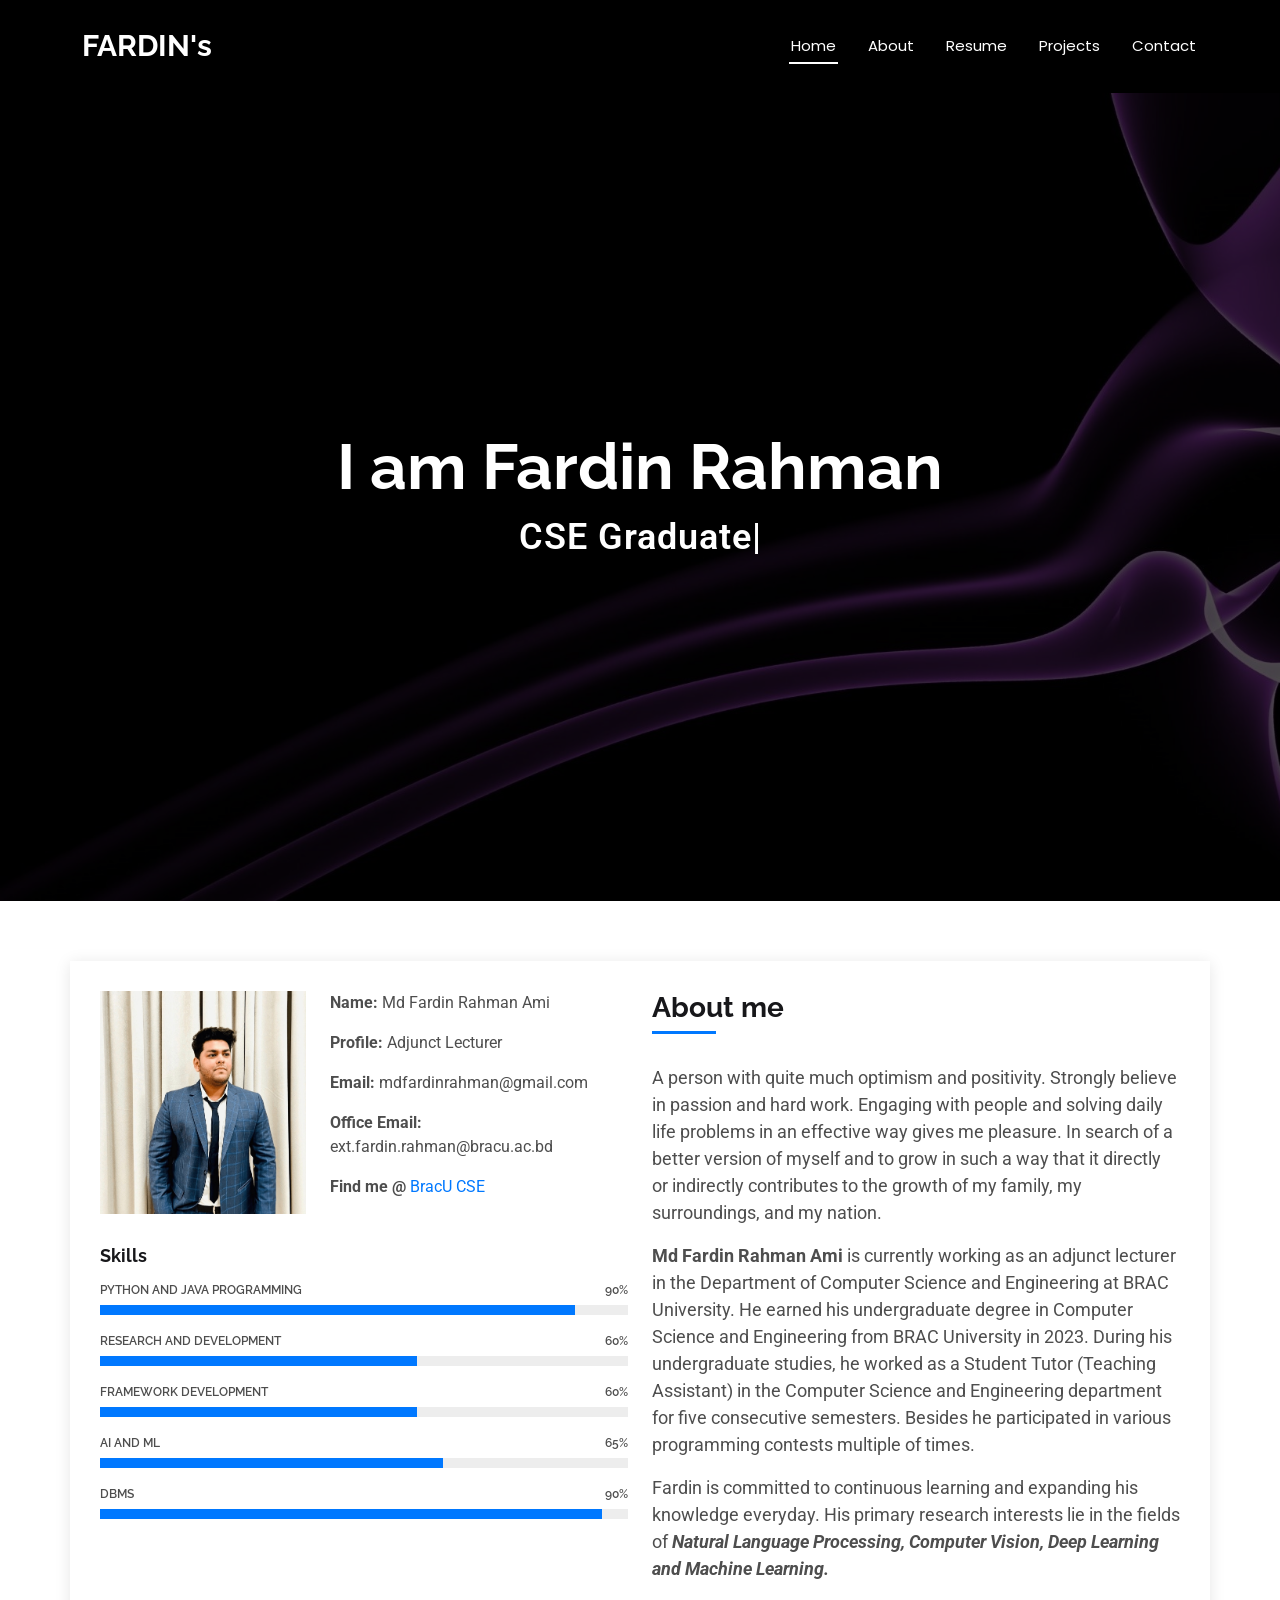
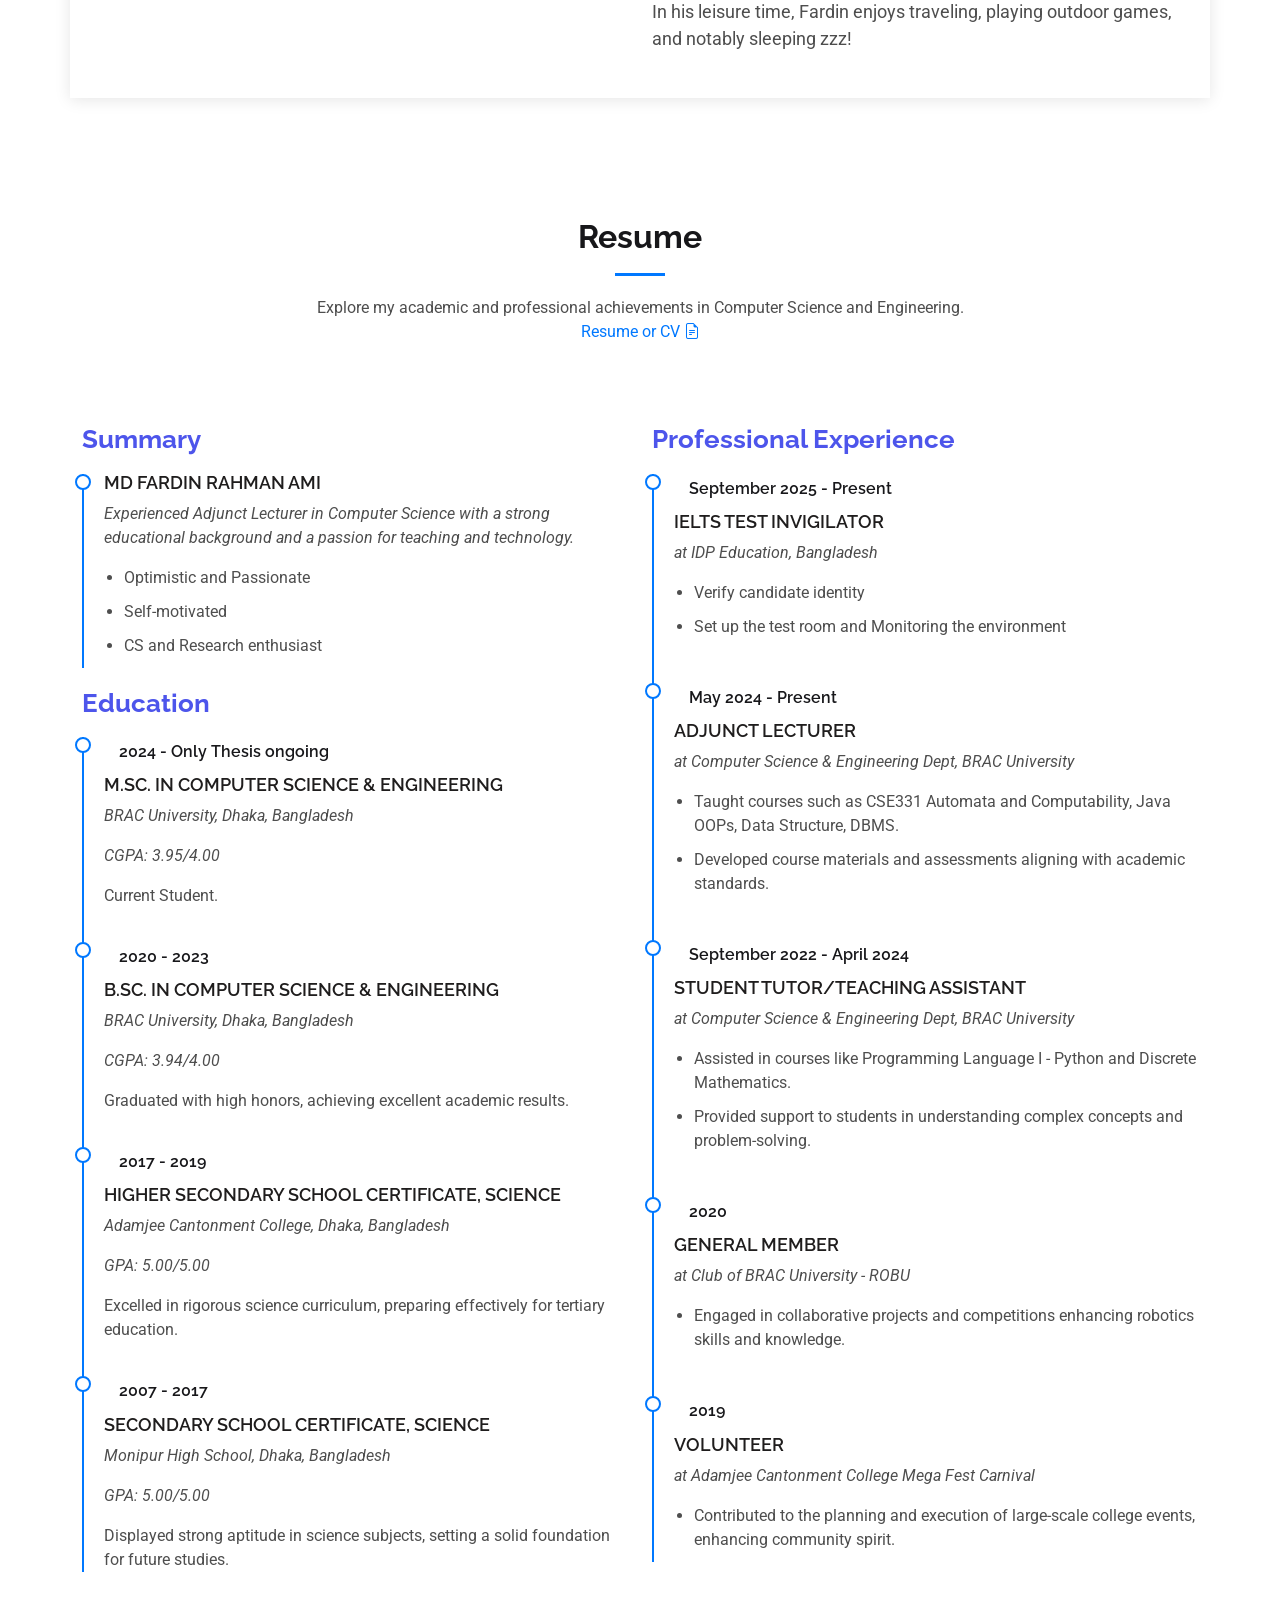
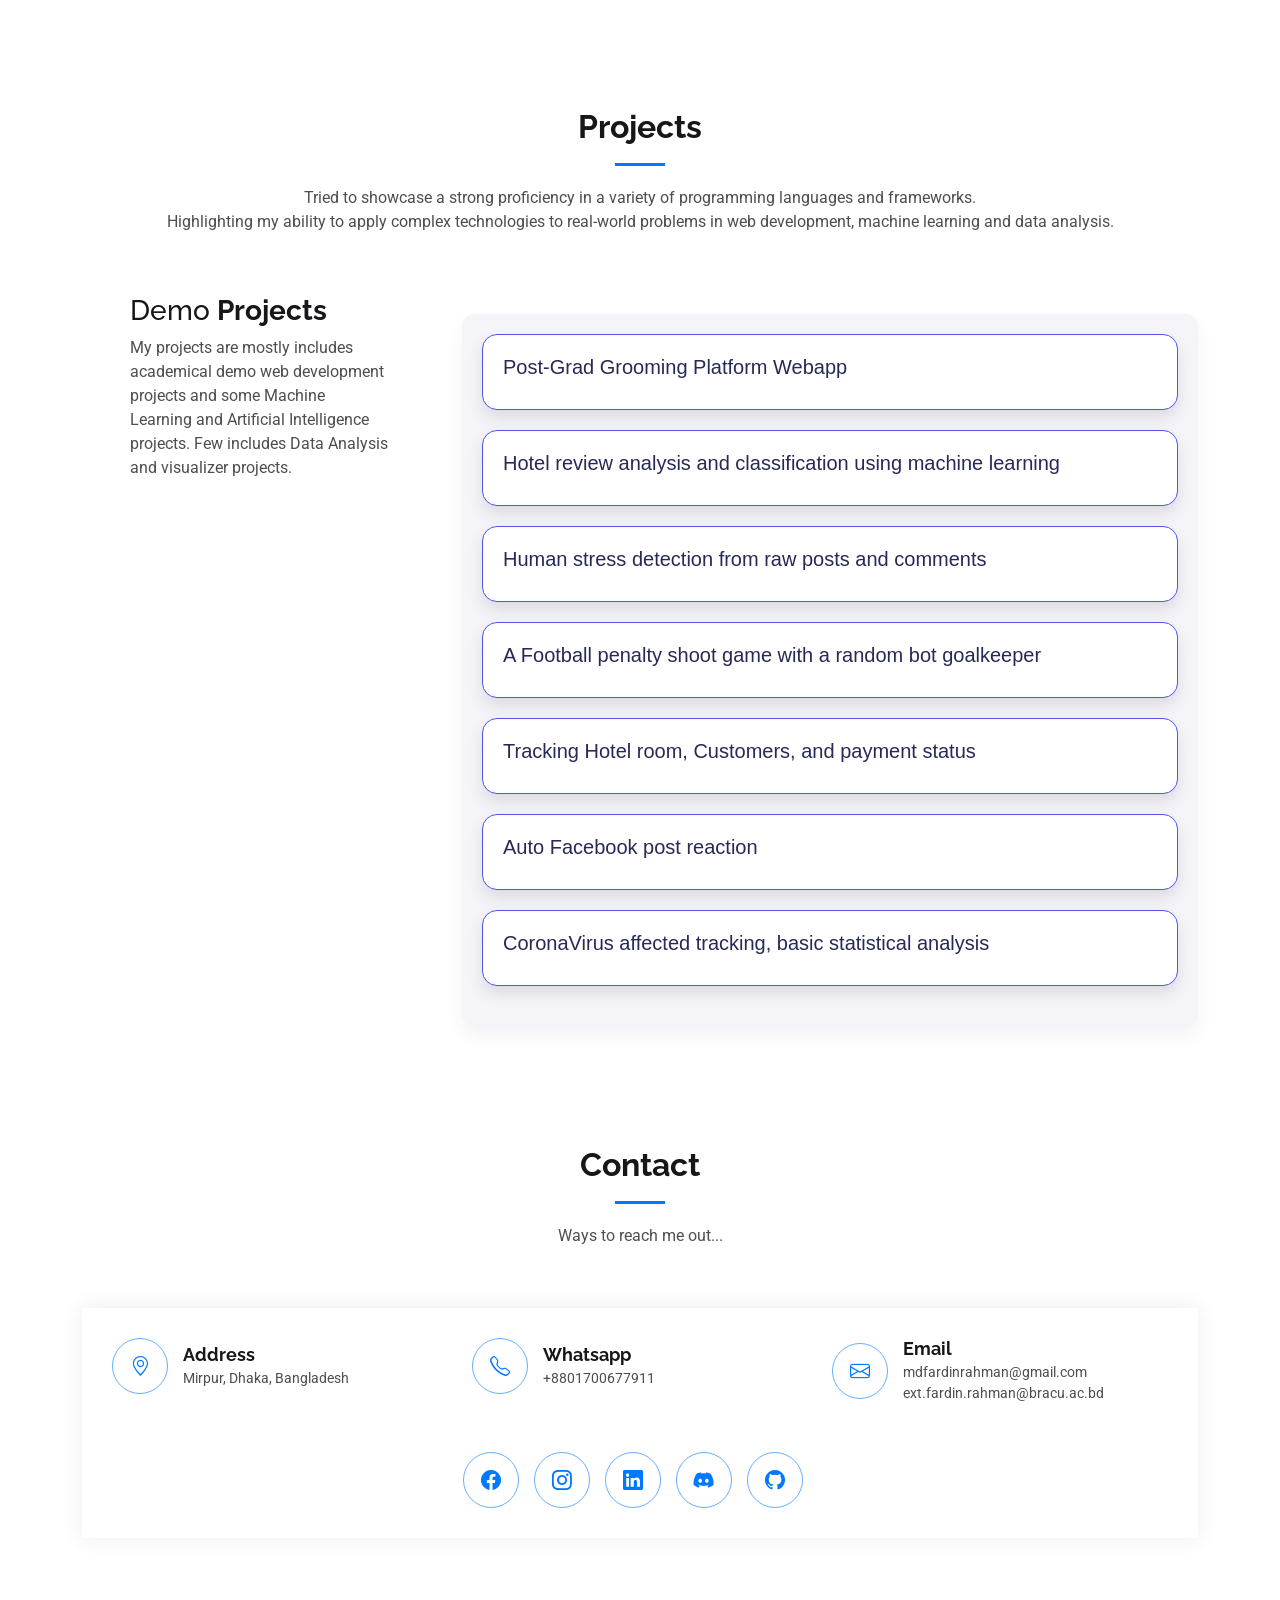
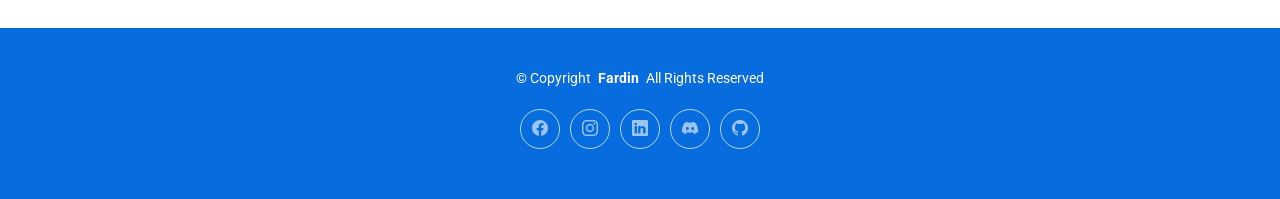
<file: index.html>
<!DOCTYPE html>
<html lang="en">

<head>
  <meta charset="utf-8">
  <meta content="width=device-width, initial-scale=1.0" name="viewport">
  <title>Fardin's Portfolio</title>
  <meta content="" name="description">
  <meta content="" name="keywords">
  <script>
    document.querySelectorAll('.project-item').forEach(item => {
      item.addEventListener('click', () => {
        const languages = item.querySelector('.project-languages');
        languages.style.display = languages.style.display === 'none' ? 'block' : 'none';
      });
    });
  </script>
  
  <!-- Favicons -->
  <link href="assets/img/favicon.png" rel="icon">
  <link href="assets/img/apple-touch-icon.png" rel="apple-touch-icon">

  <!-- Fonts -->
  <link href="https://fonts.googleapis.com" rel="preconnect">
  <link href="https://fonts.gstatic.com" rel="preconnect" crossorigin>
  <link href="https://fonts.googleapis.com/css2?family=Roboto:ital,wght@0,100;0,300;0,400;0,500;0,700;0,900;1,100;1,300;1,400;1,500;1,700;1,900&family=Poppins:ital,wght@0,100;0,200;0,300;0,400;0,500;0,600;0,700;0,800;0,900;1,100;1,200;1,300;1,400;1,500;1,600;1,700;1,800;1,900&family=Raleway:ital,wght@0,100;0,200;0,300;0,400;0,500;0,600;0,700;0,800;0,900;1,100;1,200;1,300;1,400;1,500;1,600;1,700;1,800;1,900&display=swap" rel="stylesheet">

  <!-- Vendor CSS Files -->
  <link href="assets/vendor/bootstrap/css/bootstrap.min.css" rel="stylesheet">
  <link href="assets/vendor/bootstrap-icons/bootstrap-icons.css" rel="stylesheet">
  <link href="assets/vendor/aos/aos.css" rel="stylesheet">
  <link href="assets/vendor/glightbox/css/glightbox.min.css" rel="stylesheet">
  <link href="assets/vendor/swiper/swiper-bundle.min.css" rel="stylesheet">

  <!-- Main CSS File -->
  <link href="assets/css/main.css" rel="stylesheet">

  <!-- =======================================================
  * Template Name: DevFolio
  * Template URL: https://bootstrapmade.com/devfolio-bootstrap-portfolio-html-template/
  * Updated: Jun 14 2024 with Bootstrap v5.3.3
  * Author: BootstrapMade.com
  * License: https://bootstrapmade.com/license/
  ======================================================== -->
</head>

<body class="index-page">

  <header id="header" class="header d-flex align-items-center sticky-top">
    <div class="container-fluid container-xl position-relative d-flex align-items-center justify-content-between">

      <a href="index.html" class="logo d-flex align-items-center">
        <!-- Uncomment the line below if you also wish to use an image logo -->
        <!-- <img src="assets/img/logo.png" alt=""> -->
        <h1 class="sitename">FARDIN's</h1>
      </a>

      <nav id="navmenu" class="navmenu">
        <ul>
          <li><a href="#hero" class="active">Home<br></a></li>
          <li><a href="#about">About</a></li>
          <li><a href="#resume">Resume</a></li>
          <li><a href="#projects">Projects</a></li>
          <!-- <li class="dropdown"><a href="#"><span>Dropdown</span> <i class="bi bi-chevron-down toggle-dropdown"></i></a>
            <ul>
              <li><a href="#">Dropdown 1</a></li>
              <li class="dropdown"><a href="#"><span>Deep Dropdown</span> <i class="bi bi-chevron-down toggle-dropdown"></i></a>
                <ul>
                  <li><a href="#">Deep Dropdown 1</a></li>
                  <li><a href="#">Deep Dropdown 2</a></li>
                  <li><a href="#">Deep Dropdown 3</a></li>
                  <li><a href="#">Deep Dropdown 4</a></li>
                  <li><a href="#">Deep Dropdown 5</a></li>
                </ul>
              </li>
              <li><a href="#">Dropdown 2</a></li>
              <li><a href="#">Dropdown 3</a></li>
              <li><a href="#">Dropdown 4</a></li>
            </ul>
          </li> -->
          <li><a href="#contact">Contact</a></li>
        </ul>
        <i class="mobile-nav-toggle d-xl-none bi bi-list"></i>
      </nav>

    </div>
  </header>

  <main class="main">

    <!-- Hero Section -->
    <section id="hero" class="hero section">

      <img src="assets/img/hero-img.jpg" alt="" data-aos="fade-in">

      <div class="container d-flex flex-column align-items-center justify-content-center text-center" data-aos="fade-up" data-aos-delay="100">
        <h2>I am Fardin Rahman</h2>
        <p><span class="typed" data-typed-items="CSE Graduate, Lecturer, Ai Enthusiast, Fun Guy"></span></p>
      </div>

    </section><!-- /Hero Section -->

    <!-- About Section -->
    <section id="about" class="about section">

      <div class="container" data-aos="fade-up" data-aos-delay="100">

        <div class="row gy-4">
          <div class="col-md-6">

            <div class="row justify-content-between gy-4">
              <div class="col-lg-5">
                <img src="assets/img/profile-img.jpg" class="img-fluid" alt="">
              </div>
              <div class="col-lg-7 about-info">
                <p><strong>Name: </strong> <span>Md Fardin Rahman Ami</span></p>
                <p><strong>Profile: </strong> <span>Adjunct Lecturer</span></p>
                <p><strong>Email: </strong> <span>mdfardinrahman@gmail.com</span></p>
                <p><strong>Office Email: </strong> <span>ext.fardin.rahman@bracu.ac.bd</span></p>
                <p><strong>Find me @</strong> <a href="https://cse.sds.bracu.ac.bd/faculty_profile/317/mr_md_fardin_rahman_ami#Biography">BracU CSE</a></p>

              </div>

            </div>

            <div class="skills-content skills-animation">

              <h5>Skills</h5>

              <div class="progress">
                <span class="skill"><span>Python and Java programming</span> <i class="val">90%</i></span>
                <div class="progress-bar-wrap">
                  <div class="progress-bar" role="progressbar" aria-valuenow="90" aria-valuemin="0" aria-valuemax="100"></div>
                </div>
              </div><!-- End Skills Item -->
              <div class="progress">
                <span class="skill"><span>research and development</span> <i class="val">60%</i></span>
                <div class="progress-bar-wrap">
                  <div class="progress-bar" role="progressbar" aria-valuenow="60" aria-valuemin="0" aria-valuemax="100"></div>
                </div>
              </div><!-- End Skills Item -->
              <div class="progress">
                <span class="skill"><span>Framework development</span> <i class="val">60%</i></span>
                <div class="progress-bar-wrap">
                  <div class="progress-bar" role="progressbar" aria-valuenow="60" aria-valuemin="0" aria-valuemax="100"></div>
                </div>
              </div><!-- End Skills Item -->

              <div class="progress">
                <span class="skill"><span>Ai and ML</span> <i class="val">65%</i></span>
                <div class="progress-bar-wrap">
                  <div class="progress-bar" role="progressbar" aria-valuenow="65" aria-valuemin="0" aria-valuemax="100"></div>
                </div>
              </div><!-- End Skills Item -->

              <div class="progress">
                <span class="skill"><span>DBMS</span> <i class="val">90%</i></span>
                <div class="progress-bar-wrap">
                  <div class="progress-bar" role="progressbar" aria-valuenow="95" aria-valuemin="0" aria-valuemax="100"></div>
                </div>
              </div><!-- End Skills Item -->


            </div>

          </div>
          <div class="col-md-6">
            <div class="about-me">
              <h4>About me</h4>
              <p>
                
              A person with quite much optimism and positivity. Strongly believe in passion and hard work. Engaging with people and solving daily life problems in an effective way gives me pleasure. 
              In search of a better version of myself and to grow in such a way that it directly or indirectly contributes to the growth of my family, my surroundings, and my nation.
              </p>
              <p>
                <b>Md Fardin Rahman Ami</b> is currently working as an adjunct lecturer in the Department of Computer Science and Engineering at BRAC University. He earned his undergraduate degree in Computer Science and Engineering from BRAC University in 2023. During his undergraduate studies, he worked as a Student Tutor (Teaching Assistant) in the Computer Science and Engineering department for five consecutive semesters. Besides he participated in various programming contests multiple of times.

 
              </p>
              <p>
              Fardin is committed to continuous learning and expanding his knowledge everyday. 
              His primary research interests lie in the fields of <b><i>Natural Language Processing, Computer Vision, 
                Deep Learning and Machine Learning.</i></b>

              </p>
              <p>
                In his leisure time, Fardin enjoys traveling, playing outdoor games, and notably sleeping zzz! 
              </p>
            </div>
          </div>
        </div>

      </div>

    </section><!-- /About Section -->

<!-- Resume Section -->
<section id="resume" class="resume section">

  <!-- Section Title -->
  <div class="container section-title" data-aos="fade-up">
    <h2>Resume</h2>
    <p>Explore my academic and professional achievements in Computer Science and Engineering.<br>
      <p>
        <a href="https://drive.google.com/file/d/1DNq3pcH-gAdaa9iza2kPpOZ1NVgde4nx/view" target="_blank">
          Resume or CV <i class="bi bi-file-earmark-text"></i>
        </a>
      </p>
      
  </div><!-- End Section Title -->

  <div class="container">

    <div class="row">

      <div class="col-lg-6" data-aos="fade-up" data-aos-delay="100">
        <h3 class="resume-title" style="color: #4d55eb;">Summary</h3>
        <div class="resume-item pb-0">
          <h4 style="color: #1f1d1d;">Md Fardin Rahman Ami</h4>
          <p><em>Experienced Adjunct Lecturer in Computer Science with a strong educational background and a passion for teaching and technology.</em></p>
          <ul>
            <li>Optimistic and Passionate</li>
            <li>Self-motivated</li>
            <li>CS and Research enthusiast</li>
          </ul>
        </div><!-- End Resume Item -->

        <h3 class="resume-title" style="color: #4d55eb;">Education</h3>
        <!-- B.Sc. in Computer Science & Engineering -->
        <div class="resume-item">
          <h5>2024 - Only Thesis ongoing</h5>
          <h4 style="color: #1f1d1d;">M.Sc. in Computer Science & Engineering</h4>
          <p><em>BRAC University, Dhaka, Bangladesh</em></p>
          <p><em>CGPA: 3.95/4.00</em></p>
          <p>Current Student.</p>
        </div>

        <!-- B.Sc. in Computer Science & Engineering -->
        <div class="resume-item">
          <h5>2020 - 2023</h5>
          <h4 style="color: #1f1d1d;">B.Sc. in Computer Science & Engineering</h4>
          <p><em>BRAC University, Dhaka, Bangladesh</em></p>
          <p><em>CGPA: 3.94/4.00</em></p>
          <p>Graduated with high honors, achieving excellent academic results.</p>
        </div><!-- End Resume Item -->

        <!-- Higher Secondary School Certificate, Science -->
        <div class="resume-item">
          <h5>2017 - 2019</h5>
          <h4 style="color: #1f1d1d;">Higher Secondary School Certificate, Science</h4>
          <p><em>Adamjee Cantonment College, Dhaka, Bangladesh</em></p>
          <p><em>GPA: 5.00/5.00</em></p>
          <p>Excelled in rigorous science curriculum, preparing effectively for tertiary education.</p>
        </div><!-- End Resume Item -->

        <!-- Secondary School Certificate, Science -->
        <div class="resume-item">
          <h5>2007 - 2017</h5>
          <h4 style="color: #1f1d1d;">Secondary School Certificate, Science</h4>
          <p><em>Monipur High School, Dhaka, Bangladesh</em></p>
          <p><em>GPA: 5.00/5.00</em></p>
          <p>Displayed strong aptitude in science subjects, setting a solid foundation for future studies.</p>
        </div><!-- End Resume Item -->

      </div>

      <div class="col-lg-6" data-aos="fade-up" data-aos-delay="200">
        <h3 class="resume-title" style="color: #4d55eb;">Professional Experience</h3>
        <!-- IDP Invigilator -->
        <div class="resume-item">
          <h5>September 2025 - Present</h5>
          <h4 style="color: #1f1d1d;">IELTS Test Invigilator</h4>
          <p><em>at IDP Education, Bangladesh</em></p>
          <ul>
            <li>Verify candidate identity</li>
            <li>Set up the test room and Monitoring the environment</li>
          </ul>
        </div><!-- End Resume Item -->

        <!-- Adjunct Lecturer -->
        <div class="resume-item">
          <h5>May 2024 - Present</h5>
          <h4 style="color: #1f1d1d;">Adjunct Lecturer</h4>
          <p><em>at Computer Science & Engineering Dept, BRAC University</em></p>
          <ul>
            <li>Taught courses such as CSE331 Automata and Computability, Java OOPs, Data Structure, DBMS.</li>
            <li>Developed course materials and assessments aligning with academic standards.</li>
          </ul>
        </div><!-- End Resume Item -->

        <!-- Student Tutor/Teaching Assistant -->
        <div class="resume-item">
          <h5>September 2022 - April 2024</h5>
          <h4 style="color: #1f1d1d;">Student Tutor/Teaching Assistant</h4>
          <p><em>at Computer Science & Engineering Dept, BRAC University</em></p>
          <ul>
            <li>Assisted in courses like Programming Language I - Python and Discrete Mathematics.</li>
            <li>Provided support to students in understanding complex concepts and problem-solving.</li>
          </ul>
        </div><!-- End Resume Item -->

          <!-- General Member -->
          <div class="resume-item">
            <h5>2020</h5>
            <h4 style="color: #1f1d1d;">General Member</h4>
            <p><em>at Club of BRAC University - ROBU</em></p>
            <ul>
              <li>Engaged in collaborative projects and competitions enhancing robotics skills and knowledge.</li>
            </ul>
          </div><!-- End Resume Item -->


            <!-- Volunteer -->
        <div class="resume-item">
          <h5>2019</h5>
          <h4 style="color: #1f1d1d;">Volunteer</h4>
          <p><em>at Adamjee Cantonment College Mega Fest Carnival</em></p>
          <ul>
            <li>Contributed to the planning and execution of large-scale college events, enhancing community spirit.</li>
          </ul>
        </div><!-- End Resume Item -->



      </div>

    </div>

  </div>

</section><!-- /Resume Section -->





  <!-- Projects Section -->
<section id="projects" class="projects section">
  <div class="container section-title" data-aos="fade-up">
    <h2>Projects</h2>
    <p>Tried to showcase a strong proficiency in a variety of programming languages and frameworks.<br>Highlighting my ability 
      to apply complex technologies to real-world problems in web development, machine learning and data analysis.</p>
  </div><!-- End Section Title -->

  <div class="container">

    <div class="row gy-4">

      <div class="col-lg-4" data-aos="fade-up" data-aos-delay="100">
        <div class="content px-xl-5">
          <h3><span>Demo </span><strong>Projects</strong></h3>
          <p>
            My projects are mostly includes academical demo web development projects and 
            some Machine Learning and Artificial Intelligence projects. Few includes Data Analysis 
            and visualizer projects.
          </p>
        </div>
      </div>

      <div class="col-lg-8" data-aos="fade-up" data-aos-delay="200">

        <div class="project-container">
          <!-- Post-Grad Grooming Platform Webapp -->
          <div class="project-item">
            <h4>Post-Grad Grooming Platform Webapp</h4>
            <div class="project-languages" style="display:none;">
              <p>Languages and Technologies: Flask, HTML5, CSS3, Bootstrap5, MySQL</p>
            </div>
          </div><!-- End Project item-->

          <!-- Hotel review analysis -->
          <div class="project-item">
            <h4>Hotel review analysis and classification using machine learning</h4>
            <div class="project-languages" style="display:none;">
              <p>Languages and Technologies: NLP, Machine Learning, Deep Learning, Data Analysis</p>
            </div>
          </div><!-- End Project item-->

          <!-- Human stress detection -->
          <div class="project-item">
            <h4>Human stress detection from raw posts and comments</h4>
            <div class="project-languages" style="display:none;">
              <p>Languages and Technologies: NLP, Deep Learning, Neural Networks, Machine Learning</p>
            </div>
          </div><!-- End Project item-->

          <!-- Football penalty shoot game -->
          <div class="project-item">
            <h4>A Football penalty shoot game with a random bot goalkeeper</h4>
            <div class="project-languages" style="display:none;">
              <p>Languages and Technologies: Python (Numpy, OpenGL, Random, Time)</p>
            </div>
          </div><!-- End Project item-->

          <!-- Tracking Hotel room -->
          <div class="project-item">
            <h4>Tracking Hotel room, Customers, and payment status</h4>
            <div class="project-languages" style="display:none;">
              <p>Languages and Technologies: HTML5, CSS3, PHP, MySQL</p>
            </div>
          </div><!-- End Project item-->

          <!-- Auto Facebook post reaction -->
          <div class="project-item">
            <h4>Auto Facebook post reaction</h4>
            <div class="project-languages" style="display:none;">
              <p>Languages and Technologies: PyAutoGui</p>
            </div>
          </div><!-- End Project item-->

          <!-- CoronaVirus affected tracking -->
          <div class="project-item">
            <h4>CoronaVirus affected tracking, basic statistical analysis</h4>
            <div class="project-languages" style="display:none;">
              <p>Languages and Technologies: Python (List, Matplotlib)</p>
            </div>
          </div><!-- End Project item-->

        </div>

      </div>
    </div>

  </div>

</section><!-- /Projects Section -->



    <!-- Contact Section -->
    <section id="contact" class="contact section">
      <!-- Section Title -->
      <div class="container section-title" data-aos="fade-up">
        <h2>Contact</h2>
        <p>Ways to reach me out...</p>
      </div><!-- End Section Title -->
    
      <div class="container" data-aos="fade-up" data-aos-delay="100">
    
        <div class="info-wrap" data-aos="fade-up" data-aos-delay="200">
          <div class="row gy-5">
            <div class="col-lg-4">
              <div class="info-item d-flex align-items-center">
                <i class="bi bi-geo-alt flex-shrink-0"></i>
                <div>
                  <h3>Address</h3>
                  <p>Mirpur, Dhaka, Bangladesh</p>
                </div>
              </div>
            </div><!-- End Info Item -->
    
            <div class="col-lg-4">
              <div class="info-item d-flex align-items-center">
                <i class="bi bi-telephone flex-shrink-0"></i>
                <div>
                  <h3>Whatsapp</h3>
                  <p>+8801700677911</p>
                </div>
              </div>
            </div><!-- End Info Item -->
    
            <div class="col-lg-4">
              <div class="info-item d-flex align-items-center">
                <i class="bi bi-envelope flex-shrink-0"></i>
                <div>
                  <h3>Email</h3>
                  <p>mdfardinrahman@gmail.com</p>
                  <p>ext.fardin.rahman@bracu.ac.bd</p>
                </div>
              </div>
            </div><!-- End Info Item -->
            
            <!-- Social Links -->
            <div class="col-lg-12">
              <div class="info-item d-flex justify-content-center">
                <a href="https://www.facebook.com/mdfardinrahman" target="_blank"><i class="bi bi-facebook"></i></a>
                <a href="https://www.instagram.com/iamfardin_rahman/" target="_blank"><i class="bi bi-instagram"></i></a>
                <a href="https://www.linkedin.com/in/iamfardin" target="_blank"><i class="bi bi-linkedin"></i></a>
                <a href="https://discord.com/users/743013746330435595" target="_blank"><i class="bi bi-discord"></i></a>
                <a href="https://github.com/mdfardinrahman" target="_blank"><i class="bi bi-github"></i></a>
              </div>
            </div><!-- End Social Links -->
          </div>
        </div>
    
        <!-- <form action="forms/contact.php" method="post" class="php-email-form" data-aos="fade-up" data-aos-delay="300">
          <div class="row gy-4">
            <div class="col-md-6">
              <input type="text" name="name" class="form-control" placeholder="Your Name" required="">
            </div>
            <div class="col-md-6">
              <input type="email" class="form-control" name="email" placeholder="Your Email" required="">
            </div>
            <div class="col-md-12">
              <input type="text" class="form-control" name="subject" placeholder="Subject" required="">
            </div>
            <div class="col-md-12">
              <textarea class="form-control" name="message" rows="6" placeholder="Message" required=""></textarea>
            </div>
            <div class="col-md-12 text-center">
              <div class="loading">Loading</div>
              <div class="error-message"></div>
              <div class="sent-message">Your message has been sent. Thank you!</div>
              <button type="submit">Send Message</button>
            </div>
          </div>
        </form>End Contact Form -->
    
      </div>
    </section><!-- /Contact Section -->
    
  </main>

  <footer id="footer" class="footer">

    <div class="container">
      <div class="copyright text-center ">
        <p>© <span>Copyright</span> <strong class="px-1 sitename">Fardin</strong> <span>All Rights Reserved</span></p>
      </div>
      <div class="social-links d-flex justify-content-center">
        <a href="https://www.facebook.com/mdfardinrahman" target="_blank"><i class="bi bi-facebook"></i></a>
        <a href="https://www.instagram.com/iamfardin_rahman/" target="_blank"><i class="bi bi-instagram"></i></a>
        <a href="https://www.linkedin.com/in/iamfardin" target="_blank"><i class="bi bi-linkedin"></i></a>
        <a href="https://discord.com/users/743013746330435595" target="_blank"><i class="bi bi-discord"></i></a>
        <a href="https://github.com/mdfardinrahman" target="_blank"><i class="bi bi-github"></i></a>
    </div>
    
    </div>
    
      <div class="credits">
        <!-- All the links in the footer should remain intact. -->
        <!-- You can delete the links only if you've purchased the pro version. -->
        <!-- Licensing information: https://bootstrapmade.com/license/ -->
        <!-- Purchase the pro version with working PHP/AJAX contact form: [buy-url] -->

      </div>
    </div>

  </footer>

  <!-- Scroll Top -->
  <a href="#" id="scroll-top" class="scroll-top d-flex align-items-center justify-content-center"><i class="bi bi-arrow-up-short"></i></a>

  <!-- Preloader -->
  <div id="preloader"></div>

  <!-- Vendor JS Files -->
  <script src="assets/vendor/bootstrap/js/bootstrap.bundle.min.js"></script>
  <script src="assets/vendor/php-email-form/validate.js"></script>
  <script src="assets/vendor/aos/aos.js"></script>
  <script src="assets/vendor/typed.js/typed.umd.js"></script>
  <script src="assets/vendor/waypoints/noframework.waypoints.js"></script>
  <script src="assets/vendor/purecounter/purecounter_vanilla.js"></script>
  <script src="assets/vendor/glightbox/js/glightbox.min.js"></script>
  <script src="assets/vendor/imagesloaded/imagesloaded.pkgd.min.js"></script>
  <script src="assets/vendor/isotope-layout/isotope.pkgd.min.js"></script>
  <script src="assets/vendor/swiper/swiper-bundle.min.js"></script>

  <!-- Main JS File -->
  <script src="assets/js/main.js"></script>

</body>

</html>
</file>
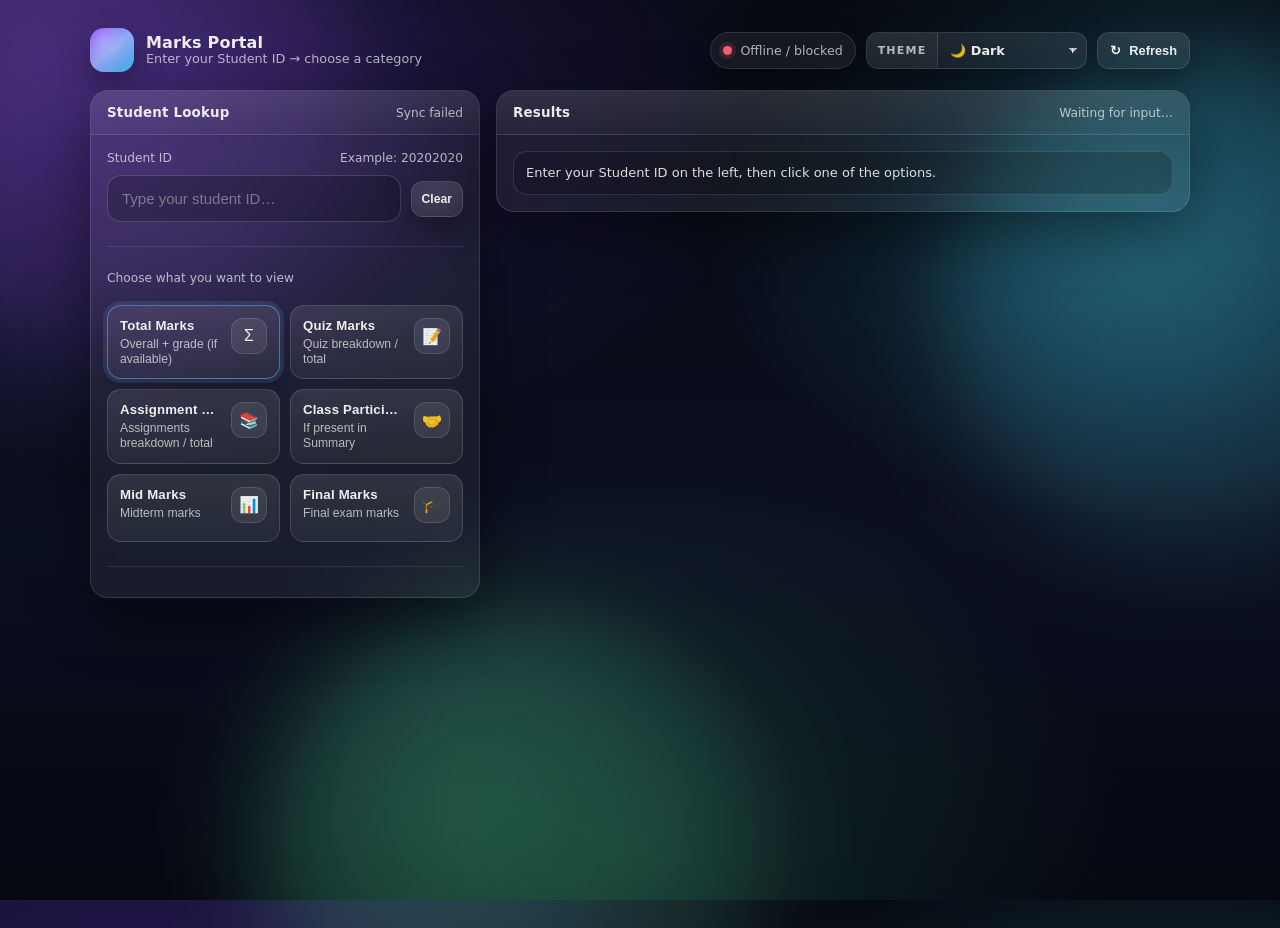
<file: cse101marks.html>
<!doctype html>
<html lang="en">
<head>
  <meta charset="utf-8" />
  <meta name="viewport" content="width=device-width, initial-scale=1" />
  <title>Marks Portal</title>
  <meta name="theme-color" content="#0b1020" />

  <style>
    :root{
      --bg0:#070A12;
      --bg1:#0b1020;
      --card: rgba(255,255,255,.06);
      --card2: rgba(255,255,255,.09);
      --stroke: rgba(255,255,255,.12);
      --stroke2: rgba(255,255,255,.18);
      --text: rgba(255,255,255,.92);
      --muted: rgba(255,255,255,.68);
      --faint: rgba(255,255,255,.50);
      --good: #35d07f;
      --warn: #ffcc66;
      --bad:  #ff5d73;

      --shadow: 0 20px 60px rgba(0,0,0,.45);
      --shadow2: 0 10px 30px rgba(0,0,0,.35);

      --r: 18px;
      --r2: 14px;

      --pad: 18px;
      --pad2: 14px;

      --ease: cubic-bezier(.2,.8,.2,1);
    }

    *{ box-sizing: border-box; }
    html,body{ height:100%; }
    body{
      margin:0;
      color: var(--text);
      font-family: ui-sans-serif, system-ui, -apple-system, Segoe UI, Roboto, Helvetica, Arial, "Apple Color Emoji","Segoe UI Emoji";
      background: radial-gradient(1200px 700px at 10% 10%, rgba(120,60,255,.25), transparent 55%),
                  radial-gradient(900px 600px at 90% 25%, rgba(50,220,255,.18), transparent 50%),
                  radial-gradient(900px 700px at 50% 95%, rgba(80,255,160,.12), transparent 55%),
                  linear-gradient(180deg, var(--bg0), var(--bg1) 60%, #050711);
      overflow-x:hidden;
    }

    /* Floating orbs */
    .orb{
      position: fixed;
      width: 520px;
      height: 520px;
      border-radius: 50%;
      filter: blur(42px);
      opacity: .32;
      pointer-events:none;
      mix-blend-mode: screen;
      animation: drift 14s var(--ease) infinite alternate;
    }
    .orb.one{ left:-140px; top:-140px; background: radial-gradient(circle at 30% 30%, rgba(160,90,255,.95), rgba(160,90,255,0)); }
    .orb.two{ right:-180px; top:40px; background: radial-gradient(circle at 40% 40%, rgba(70,220,255,.9), rgba(70,220,255,0)); animation-duration: 17s; }
    .orb.three{ left:20%; bottom:-220px; background: radial-gradient(circle at 40% 40%, rgba(90,255,170,.85), rgba(90,255,170,0)); animation-duration: 19s; }

    @keyframes drift{
      from{ transform: translate3d(0,0,0) scale(1); }
      to{ transform: translate3d(40px, 20px, 0) scale(1.06); }
    }

    /* Layout */
    .wrap{
      width: min(1100px, 92vw);
      margin: 28px auto 46px;
      position: relative;
      z-index: 2;
    }

    header{
      display:flex;
      align-items:center;
      justify-content:space-between;
      gap: 12px;
      margin-bottom: 18px;
    }

    .brand{
      display:flex;
      gap: 12px;
      align-items:center;
    }

    .logo{
      width: 44px;
      height: 44px;
      border-radius: 14px;
      background:
        radial-gradient(circle at 30% 30%, rgba(255,255,255,.22), transparent 52%),
        linear-gradient(135deg, rgba(160,90,255,.95), rgba(70,220,255,.85));
      box-shadow: 0 12px 30px rgba(0,0,0,.35);
      position: relative;
      overflow:hidden;
    }
    .logo:after{
      content:"";
      position:absolute;
      inset:-40%;
      background: linear-gradient(120deg, transparent 30%, rgba(255,255,255,.25) 50%, transparent 70%);
      transform: rotate(20deg);
      animation: shine 3.6s var(--ease) infinite;
    }
    @keyframes shine{
      0%{ transform: translateX(-35%) rotate(20deg); opacity:.0; }
      25%{ opacity:.55; }
      55%{ opacity:.0; }
      100%{ transform: translateX(35%) rotate(20deg); opacity:.0; }
    }

    .brand h1{
      font-size: 16px;
      margin: 0;
      letter-spacing: .2px;
      font-weight: 760;
      line-height: 1.15;
    }
    .brand p{
      margin: 0;
      color: var(--muted);
      font-size: 12.8px;
      line-height: 1.1;
    }

    .top-actions{
      display:flex;
      align-items:center;
      gap: 10px;
      flex-wrap: wrap;
      justify-content:flex-end;
    }

    .pill{
      display:flex;
      align-items:center;
      gap: 8px;
      padding: 10px 12px;
      border-radius: 999px;
      background: var(--card);
      border: 1px solid var(--stroke);
      backdrop-filter: blur(12px);
      box-shadow: var(--shadow2);
      color: var(--muted);
      font-size: 12.6px;
      user-select:none;
    }
    .dot{
      width: 9px;
      height: 9px;
      border-radius: 50%;
      background: var(--warn);
      box-shadow: 0 0 0 4px rgba(255,204,102,.14);
      flex: 0 0 auto;
    }
    .dot.ok{
      background: var(--good);
      box-shadow: 0 0 0 4px rgba(53,208,127,.14);
    }
    .dot.bad{
      background: var(--bad);
      box-shadow: 0 0 0 4px rgba(255,93,115,.14);
    }

    .btn{
      appearance:none;
      border: 1px solid var(--stroke);
      background: linear-gradient(180deg, rgba(255,255,255,.10), rgba(255,255,255,.06));
      color: var(--text);
      padding: 10px 12px;
      border-radius: 12px;
      cursor:pointer;
      box-shadow: var(--shadow2);
      backdrop-filter: blur(12px);
      transition: transform .15s var(--ease), border-color .2s var(--ease), background .2s var(--ease);
      font-weight: 650;
      font-size: 12.8px;
      display:flex;
      align-items:center;
      gap: 8px;
    }
    .btn:hover{ transform: translateY(-1px); border-color: var(--stroke2); }
    .btn:active{ transform: translateY(0px) scale(.99); }

    .grid{
      display:grid;
      grid-template-columns: 390px 1fr;
      gap: 16px;
      align-items: start;
    }

    @media (max-width: 900px){
      .grid{ grid-template-columns: 1fr; }
    }

    .card{
      background: var(--card);
      border: 1px solid var(--stroke);
      border-radius: var(--r);
      box-shadow: var(--shadow);
      backdrop-filter: blur(14px);
      overflow:hidden;
    }
    .card .hd{
      padding: 14px 16px;
      border-bottom: 1px solid rgba(255,255,255,.08);
      display:flex;
      align-items:center;
      justify-content:space-between;
      gap: 10px;
      background: linear-gradient(180deg, rgba(255,255,255,.08), rgba(255,255,255,.03));
    }
    .card .hd h2{
      margin:0;
      font-size: 13.4px;
      letter-spacing:.2px;
      font-weight: 760;
      color: rgba(255,255,255,.90);
    }
    .card .bd{
      padding: 16px;
    }

    /* Input */
    .field{
      display:flex;
      flex-direction:column;
      gap: 10px;
    }
    .label-row{
      display:flex;
      justify-content:space-between;
      align-items:baseline;
      gap: 10px;
      flex-wrap: wrap;
    }
    .hint{
      color: var(--muted);
      font-size: 12.2px;
    }

    .input-wrap{
      position: relative;
      display:flex;
      align-items:center;
      gap: 10px;
    }
    input{
      width: 100%;
      padding: 14px 14px;
      border-radius: 14px;
      border: 1px solid rgba(255,255,255,.16);
      background: rgba(0,0,0,.20);
      color: var(--text);
      font-size: 15px;
      outline:none;
      transition: border-color .2s var(--ease), box-shadow .2s var(--ease);
    }
    input::placeholder{ color: rgba(255,255,255,.38); }
    input:focus{
      border-color: rgba(120,180,255,.45);
      box-shadow: 0 0 0 4px rgba(120,180,255,.14);
    }

    .mini{
      font-size: 12.2px;
      padding: 10px 10px;
      border-radius: 12px;
      white-space: nowrap;
    }

    /* Action buttons grid */
    .actions{
      display:grid;
      grid-template-columns: 1fr 1fr;
      gap: 10px;
    }
    @media (max-width: 420px){
      .actions{ grid-template-columns: 1fr; }
    }

    .action{
      text-align:left;
      padding: 12px 12px;
      border-radius: 14px;
      border: 1px solid rgba(255,255,255,.14);
      background: linear-gradient(180deg, rgba(255,255,255,.10), rgba(255,255,255,.05));
      cursor:pointer;
      color: var(--text);
      display:flex;
      align-items:flex-start;
      justify-content:space-between;
      gap: 12px;
      transition: transform .15s var(--ease), border-color .2s var(--ease), background .2s var(--ease);
      position: relative;
      overflow:hidden;
      min-height: 68px;
    }
    .action:hover{ transform: translateY(-1px); border-color: rgba(255,255,255,.22); }
    .action:active{ transform: translateY(0px) scale(.99); }
    .action.active{
      border-color: rgba(120,180,255,.50);
      box-shadow: 0 0 0 4px rgba(120,180,255,.14), var(--shadow2);
    }
    .action .t{
      display:flex;
      flex-direction:column;
      gap: 4px;
      min-width: 0;
    }
    .action .name{
      font-weight: 780;
      font-size: 13.2px;
      letter-spacing: .2px;
      white-space: nowrap;
      overflow: hidden;
      text-overflow: ellipsis;
    }
    .action .sub{
      color: var(--muted);
      font-size: 12.2px;
      line-height: 1.2;
    }
    .badge{
      display:inline-flex;
      align-items:center;
      justify-content:center;
      width: 36px;
      height: 36px;
      border-radius: 12px;
      background: rgba(255,255,255,.08);
      border: 1px solid rgba(255,255,255,.12);
      flex: 0 0 auto;
      font-size: 16px;
    }

    /* Results */
    .hero{
      display:flex;
      align-items:flex-start;
      justify-content:space-between;
      gap: 16px;
      flex-wrap: wrap;
    }
    .who{
      display:flex;
      flex-direction:column;
      gap: 6px;
      min-width: 220px;
    }
    .who .nm{
      font-size: 16.2px;
      font-weight: 820;
      letter-spacing:.2px;
    }
    .who .id{
      color: var(--muted);
      font-size: 12.6px;
    }

    .score{
      display:flex;
      flex-direction:column;
      align-items:flex-end;
      gap: 4px;
      min-width: 180px;
    }
    .score .big{
      font-size: 34px;
      font-weight: 900;
      letter-spacing: -0.8px;
      line-height: 1;
    }
    .score .cap{
      color: var(--muted);
      font-size: 12.4px;
      text-align:right;
    }

    .sep{
      margin: 14px 0;
      height: 1px;
      background: rgba(255,255,255,.10);
    }

    .kv{
      display:grid;
      grid-template-columns: 1fr 1fr;
      gap: 10px;
    }
    @media (max-width: 520px){
      .kv{ grid-template-columns: 1fr; }
      .score{ align-items:flex-start; }
    }

    .tile{
      border-radius: 14px;
      border: 1px solid rgba(255,255,255,.12);
      background: rgba(0,0,0,.18);
      padding: 12px;
      overflow:hidden;
    }
    .tile .k{
      color: var(--muted);
      font-size: 12.1px;
      margin-bottom: 6px;
      white-space: nowrap;
      overflow: hidden;
      text-overflow: ellipsis;
    }
    .tile .v{
      font-size: 14.4px;
      font-weight: 780;
      white-space: nowrap;
      overflow: hidden;
      text-overflow: ellipsis;
    }

    table{
      width:100%;
      border-collapse: collapse;
      margin-top: 12px;
      overflow:hidden;
      border-radius: 14px;
      border: 1px solid rgba(255,255,255,.10);
      background: rgba(0,0,0,.16);
    }
    th, td{
      padding: 10px 10px;
      border-bottom: 1px solid rgba(255,255,255,.08);
      text-align:left;
      font-size: 12.8px;
    }
    th{
      color: rgba(255,255,255,.78);
      font-weight: 760;
      background: rgba(255,255,255,.05);
      position: sticky;
      top:0;
    }
    tr:last-child td{ border-bottom:none; }
    td{ color: rgba(255,255,255,.88); }

    .msg{
      padding: 12px 12px;
      border-radius: 14px;
      border: 1px solid rgba(255,255,255,.12);
      background: rgba(0,0,0,.18);
      color: rgba(255,255,255,.86);
      font-size: 13px;
      line-height: 1.35;
    }
    .msg.warn{ border-color: rgba(255,204,102,.35); box-shadow: 0 0 0 4px rgba(255,204,102,.10); }
    .msg.bad{ border-color: rgba(255,93,115,.35); box-shadow: 0 0 0 4px rgba(255,93,115,.10); }

    .skeleton{
      border-radius: 14px;
      border: 1px solid rgba(255,255,255,.12);
      background:
        linear-gradient(90deg, rgba(255,255,255,.05), rgba(255,255,255,.12), rgba(255,255,255,.05));
      background-size: 220% 100%;
      animation: shimmer 1.1s linear infinite;
      height: 14px;
      margin-top: 10px;
    }
    @keyframes shimmer{
      0%{ background-position: 0% 0; }
      100%{ background-position: 220% 0; }
    }

    footer{
      margin-top: 16px;
      color: rgba(255,255,255,.55);
      font-size: 12px;
      text-align:center;
      line-height: 1.35;
    }

    @media (prefers-reduced-motion: reduce){
      *{ animation:none !important; transition:none !important; }
      .orb{ display:none; }
    }

    /* === Grade pill beside big total === */
    .big-row{
      display: flex;
      align-items: center;
      gap: 14px;
      justify-content: flex-end;
    }
    .grade-pill{
      position: relative;
      display: inline-flex;
      align-items: center;
      justify-content: center;
      width: 60px;
      height: 60px;
      border-radius: 16px;
      font-size: 28px;
      font-weight: 800;
      line-height: 1;
      letter-spacing: -.5px;
      color: var(--text);
      background:
        radial-gradient(circle at 30% 25%, rgba(255,255,255,.20), transparent 55%),
        linear-gradient(135deg, rgba(99,102,241,.30), rgba(168,85,247,.30));
      border: 1px solid rgba(255,255,255,.18);
      box-shadow:
        0 10px 28px -8px rgba(99,102,241,.40),
        inset 0 1px 0 rgba(255,255,255,.20);
    }

    /* === Theme selector === */
    .theme-wrap{
      display: inline-flex;
      align-items: stretch;
      border: 1px solid var(--stroke);
      border-radius: 12px;
      background: linear-gradient(180deg, var(--card2), var(--card));
      backdrop-filter: blur(12px);
      box-shadow: var(--shadow2);
      overflow: hidden;
      transition: border-color .2s var(--ease);
    }
    .theme-wrap:hover{ border-color: var(--stroke2); }
    .theme-label{
      display: flex;
      align-items: center;
      padding: 0 11px;
      font-size: 11px;
      font-weight: 700;
      letter-spacing: 1.2px;
      text-transform: uppercase;
      color: var(--muted);
      border-right: 1px solid var(--stroke);
      background: rgba(255,255,255,.04);
      user-select: none;
    }
    .theme-select{
      appearance: none;
      -webkit-appearance: none;
      border: none;
      background: transparent;
      color: var(--text);
      padding: 10px 28px 10px 12px;
      cursor: pointer;
      font-size: 12.8px;
      font-weight: 650;
      font-family: inherit;
      outline: none;
      background-image:
        linear-gradient(45deg, transparent 50%, var(--muted) 50%),
        linear-gradient(135deg, var(--muted) 50%, transparent 50%);
      background-position: calc(100% - 13px) 50%, calc(100% - 9px) 50%;
      background-size: 5px 5px, 5px 5px;
      background-repeat: no-repeat;
    }
    .theme-select option { color:#111; background:#fff; }
    body[data-theme] .theme-label{ background: rgba(0,0,0,.04); }

    /* === Light Themes === */
    body[data-theme="paper"]{
      --bg0:#fafafa; --bg1:#eef0f4;
      --card: rgba(15,18,30,.05); --card2: rgba(15,18,30,.08);
      --stroke: rgba(15,18,30,.10); --stroke2: rgba(15,18,30,.20);
      --text: rgba(15,18,30,.92); --muted: rgba(15,18,30,.60); --faint: rgba(15,18,30,.40);
      --shadow: 0 20px 60px rgba(15,18,30,.10); --shadow2: 0 8px 24px rgba(15,18,30,.06);
      background:
        radial-gradient(1200px 700px at 10% 10%, rgba(120,60,255,.10), transparent 55%),
        radial-gradient(900px 600px at 90% 25%, rgba(50,170,255,.10), transparent 50%),
        linear-gradient(180deg, var(--bg0), var(--bg1));
    }
    body[data-theme="cream"]{
      --bg0:#fff5e1; --bg1:#fae5c3;
      --card: rgba(80,55,15,.05); --card2: rgba(80,55,15,.08);
      --stroke: rgba(80,55,15,.12); --stroke2: rgba(80,55,15,.20);
      --text: rgba(60,40,10,.92); --muted: rgba(60,40,10,.62); --faint: rgba(60,40,10,.42);
      --shadow: 0 20px 60px rgba(120,80,20,.14); --shadow2: 0 8px 24px rgba(120,80,20,.08);
      background:
        radial-gradient(1200px 700px at 10% 10%, rgba(255,180,90,.22), transparent 55%),
        radial-gradient(900px 600px at 90% 25%, rgba(255,140,60,.14), transparent 50%),
        linear-gradient(180deg, var(--bg0), var(--bg1));
    }
    body[data-theme="sand"]{
      --bg0:#fffceb; --bg1:#f9edb0;
      --card: rgba(60,50,5,.05); --card2: rgba(60,50,5,.08);
      --stroke: rgba(60,50,5,.12); --stroke2: rgba(60,50,5,.22);
      --text: rgba(45,35,5,.92); --muted: rgba(45,35,5,.62); --faint: rgba(45,35,5,.42);
      --shadow: 0 20px 60px rgba(160,120,20,.16); --shadow2: 0 8px 24px rgba(160,120,20,.10);
      background:
        radial-gradient(1200px 700px at 10% 10%, rgba(255,220,100,.28), transparent 55%),
        radial-gradient(900px 600px at 90% 25%, rgba(255,180,70,.18), transparent 50%),
        linear-gradient(180deg, var(--bg0), var(--bg1));
    }
    body[data-theme="mint"]{
      --bg0:#eefbf3; --bg1:#d4f0df;
      --card: rgba(5,60,30,.05); --card2: rgba(5,60,30,.08);
      --stroke: rgba(5,60,30,.12); --stroke2: rgba(5,60,30,.22);
      --text: rgba(5,50,25,.92); --muted: rgba(5,50,25,.60); --faint: rgba(5,50,25,.42);
      --shadow: 0 20px 60px rgba(20,120,60,.14); --shadow2: 0 8px 24px rgba(20,120,60,.08);
      background:
        radial-gradient(1200px 700px at 10% 10%, rgba(100,220,160,.25), transparent 55%),
        radial-gradient(900px 600px at 90% 25%, rgba(60,200,220,.18), transparent 50%),
        linear-gradient(180deg, var(--bg0), var(--bg1));
    }
    body[data-theme="rose"]{
      --bg0:#fff0f3; --bg1:#fbdde4;
      --card: rgba(80,10,30,.05); --card2: rgba(80,10,30,.08);
      --stroke: rgba(80,10,30,.12); --stroke2: rgba(80,10,30,.22);
      --text: rgba(60,10,25,.92); --muted: rgba(60,10,25,.62); --faint: rgba(60,10,25,.42);
      --shadow: 0 20px 60px rgba(220,80,120,.14); --shadow2: 0 8px 24px rgba(220,80,120,.08);
      background:
        radial-gradient(1200px 700px at 10% 10%, rgba(255,150,180,.28), transparent 55%),
        radial-gradient(900px 600px at 90% 25%, rgba(255,120,150,.18), transparent 50%),
        linear-gradient(180deg, var(--bg0), var(--bg1));
    }

    /* Hide orbs on light themes (they don't blend well) */
    body[data-theme] .orb{ display:none; }

    /* Light-theme overrides for elements with hard-coded white tints */
    body[data-theme] .btn,
    body[data-theme] .action{
      background: linear-gradient(180deg, var(--card2), var(--card));
    }
    body[data-theme] .card .hd{
      background: linear-gradient(180deg, var(--card), transparent);
      border-bottom-color: var(--stroke);
    }
    body[data-theme] .card .hd h2{ color: var(--text); }
    body[data-theme] input{
      background: var(--card);
      border-color: var(--stroke2);
      color: var(--text);
    }
    body[data-theme] input::placeholder{ color: var(--faint); }
    body[data-theme] .action:hover{ border-color: var(--stroke2); }
    body[data-theme] .action.active{
      background: var(--card2);
      border-color: var(--stroke2);
    }
    body[data-theme] .sep{ background: var(--stroke); }
    body[data-theme] .badge{
      background: var(--card);
      border-color: var(--stroke);
    }
    body[data-theme] .tile,
    body[data-theme] table,
    body[data-theme] .msg{
      background: var(--card);
      border-color: var(--stroke);
    }
    body[data-theme] th{
      background: var(--card2);
      color: var(--muted);
      border-bottom-color: var(--stroke);
    }
    body[data-theme] td{ color: var(--text); }
    body[data-theme] th, body[data-theme] td{ border-bottom-color: var(--stroke); }
    body[data-theme] .pill{ background: var(--card); }
    body[data-theme] .grade-pill{
      background:
        radial-gradient(circle at 30% 25%, rgba(255,255,255,.45), transparent 55%),
        linear-gradient(135deg, rgba(99,102,241,.20), rgba(168,85,247,.20));
      border-color: rgba(99,102,241,.25);
      box-shadow:
        0 8px 22px -6px rgba(99,102,241,.25),
        inset 0 1px 0 rgba(255,255,255,.40);
    }
    body[data-theme] .skeleton{
      background: linear-gradient(90deg, var(--card), var(--card2), var(--card));
      background-size: 220% 100%;
      border-color: var(--stroke);
    }
  </style>
</head>

<body>
  <div class="orb one"></div>
  <div class="orb two"></div>
  <div class="orb three"></div>

  <div class="wrap">
    <header>
      <div class="brand">
        <div class="logo" aria-hidden="true"></div>
        <div>
          <h1>Marks Portal</h1>
          <p>Enter your Student ID → choose a category</p>
        </div>
      </div>

      <div class="top-actions">
        <div class="pill" title="Live connection status">
          <span class="dot" id="statusDot"></span>
          <span id="statusText">Preparing…</span>
        </div>
        <div class="theme-wrap" title="Theme">
          <span class="theme-label">Theme</span>
          <select class="theme-select" id="themeSelect" aria-label="Theme">
            <option value="dark">🌙 Dark</option>
            <option value="paper">📄 Paper</option>
            <option value="cream">🥛 Cream</option>
            <option value="sand">🌾 Light Yellow</option>
            <option value="mint">🍃 Mint</option>
            <option value="rose">🌸 Rose</option>
          </select>
        </div>
        <button class="btn" id="refreshBtn" type="button" title="Refresh data from Google Sheet">
          <span aria-hidden="true">↻</span> Refresh
        </button>
      </div>
    </header>

    <div class="grid">
      <!-- Left -->
      <section class="card">
        <div class="hd">
          <h2>Student Lookup</h2>
          <span class="hint" id="lastSync">Not synced yet</span>
        </div>
        <div class="bd">
          <div class="field">
            <div class="label-row">
              <div class="hint">Student ID</div>
              <div class="hint">Example: 20202020</div>
            </div>

            <div class="input-wrap">
              <input id="studentIdInput" inputmode="numeric" autocomplete="off" placeholder="Type your student ID…" />
              <button class="btn mini" id="clearBtn" type="button" title="Clear input">Clear</button>
            </div>

            <div class="sep"></div>

            <div class="hint" style="margin-bottom:10px;">Choose what you want to view</div>
            <div class="actions" id="actions"></div>

            <div class="sep"></div>

            <!-- <div class="msg" id="privacyNote">
              <b>Note:</b> This page reads marks from the Google Sheet link you provided. If the sheet is “viewable by link”, students can check their marks using ID.
            </div> -->
          </div>
        </div>
      </section>

      <!-- Right -->
      <section class="card">
        <div class="hd">
          <h2 id="resultTitle">Results</h2>
          <span class="hint" id="resultHint">Waiting for input…</span>
        </div>
        <div class="bd" id="resultArea">
          <div class="msg">Enter your Student ID on the left, then click one of the options.</div>
        </div>
      </section>
    </div>

    <!-- <footer>
      Auto-sync runs periodically. If the sheet permissions change to private, this page won’t be able to load marks.
    </footer> -->
  </div>

  <script>
    /***********************
     * CONFIG — edit if needed
     ***********************/
    const CONFIG = {
      // Your spreadsheet link:
      spreadsheetUrl: "https://docs.google.com/spreadsheets/d/1pn3ilT5TVOY_txdDEOF7maiPVEaqUGb6/",

      // Message the user asked for (kept exactly):
      idNotFoundMessage: "Student ID no found",

      // How often to auto-refresh (ms):
      autoRefreshMs: 5 * 60 * 1000, // 5 minutes

      // Tabs (sheets) in your file:
      // (These names appear in your sheet UI)  :contentReference[oaicite:2]{index=2}
sheets: {
  total: { sheet: "Final_GradeSheet", range: "A9:L" },

  quiz: { 
    sheet: "Quiz_Gradesheet",
    range: "A9:G"   // 🔥 header starts at row 9
  },

  assignment: { 
    sheet: "Assignment_Gradesheet",
    range: "A9:Z"
  },

  participation: { 
    sheet: "Summary",
    range: "A9:Z"
  },

  mid: { 
    sheet: "Midterm_GradeSheet",
    range: "A9:Z"
  },

  final: { 
    sheet: "Final_Exam",
    range: "A9:Z"
  },
},

      // UI categories
      categories: [
        { key: "total", label: "Total Marks", sub: "Overall + grade (if available)", icon: "Σ" },
        { key: "quiz", label: "Quiz Marks", sub: "Quiz breakdown / total", icon: "📝" },
        { key: "assignment", label: "Assignment Marks", sub: "Assignments breakdown / total", icon: "📚" },
        { key: "participation", label: "Class Participation", sub: "If present in Summary", icon: "🤝" },
        { key: "mid", label: "Mid Marks", sub: "Midterm marks", icon: "📊" },
        { key: "final", label: "Final Marks", sub: "Final exam marks", icon: "🎓" },
      ],
    };

    /***********************
     * Helpers
     ***********************/
    const $ = (sel) => document.querySelector(sel);

    function extractSpreadsheetId(url){
      const m = String(url).match(/spreadsheets\/d\/([a-zA-Z0-9-_]+)/);
      return m ? m[1] : null;
    }

    function fmtTime(d){
      try{
        return new Intl.DateTimeFormat(undefined, { hour: "2-digit", minute:"2-digit", second:"2-digit" }).format(d);
      }catch{
        return d.toLocaleTimeString();
      }
    }

    function normalizeId(v){
      if (v === null || v === undefined) return "";
      const s = String(v).trim();
      // prefer digits if present
      const digits = s.replace(/[^\d]/g, "");
      return digits || s;
    }

    function isEmptyCell(v){
      return v === null || v === undefined || String(v).trim() === "";
    }

    function safeText(v){
      if (v === null || v === undefined) return "";
      return String(v);
    }

    function isLikelyNumeric(v){
      if (v === null || v === undefined) return false;
      if (typeof v === "number") return Number.isFinite(v);
      const s = String(v).trim();
      return /^-?\d+(\.\d+)?$/.test(s);
    }

    function tryParseGviz(text){
      // gviz response looks like: /*O_o*/ google.visualization.Query.setResponse({...});
      const start = text.indexOf("{");
      const end = text.lastIndexOf("}");
      if (start === -1 || end === -1 || end <= start) throw new Error("No JSON found in GViz response.");
      const jsonStr = text.slice(start, end + 1);
      return JSON.parse(jsonStr);
    }

    function buildDatasetFromGviz(gvizJson){
      const table = gvizJson?.table;
      if (!table?.cols || !table?.rows) throw new Error("Invalid GViz table.");

      // Build raw matrix with column count = table.cols.length
      const colCount = table.cols.length;

      const rawRows = table.rows.map(r => {
        const cells = r.c || [];
        const row = new Array(colCount).fill("");
        for (let i = 0; i < colCount; i++){
          const cell = cells[i];
          if (!cell) { row[i] = ""; continue; }
          // Prefer formatted value if present
          const v = (cell.f !== undefined && cell.f !== null) ? cell.f : cell.v;
          row[i] = (v === null || v === undefined) ? "" : v;
        }
        return row;
      });

      // Detect header row: find first row containing "id" + ("name" optional)
      const headerRowIndex = rawRows.findIndex(row => {
        const joined = row.map(x => safeText(x).toLowerCase()).join(" | ");
        return joined.includes("id") && (joined.includes("name") || joined.includes("student"));
      });

      let headers = table.cols.map((c, i) => (c.label || c.id || `Col${i+1}`).trim());
      let dataRows = rawRows;

      if (headerRowIndex >= 0){
        const hdr = rawRows[headerRowIndex].map(x => safeText(x).trim());
        headers = hdr.map((h, i) => h || (table.cols[i]?.id || `Col${i+1}`));

        // ensure unique headers
        const seen = new Map();
        headers = headers.map(h => {
          const key = h || "Column";
          const n = seen.get(key) || 0;
          seen.set(key, n+1);
          return n === 0 ? key : `${key} (${n+1})`;
        });

        dataRows = rawRows.slice(headerRowIndex + 1);
      }

      // Guess ID + Name column indexes
      const idIndex = guessColumnIndex(headers, [/^id\b/i, /\bid\b/i, /student\s*id/i]);
      const nameIndex = guessColumnIndex(headers, [/^name\b/i, /\bname\b/i]);

      // Index rows by student ID
      const byId = new Map();
      for (const row of dataRows){
        const idVal = normalizeId(row[idIndex]);
        if (!idVal) continue;
        // avoid indexing obvious non-student rows
        if (!/^\d{5,}$/.test(idVal)) continue;
        byId.set(idVal, row);
      }

      return { headers, rows: dataRows, idIndex, nameIndex, byId };
    }

    function guessColumnIndex(headers, patterns){
      const lower = headers.map(h => safeText(h).toLowerCase());
      // exact-ish search
      for (let i=0; i<headers.length; i++){
        for (const re of patterns){
          if (re.test(headers[i])) return i;
        }
      }
      // fallback: contains "id" / "name"
      const idLike = lower.findIndex(h => h.includes("id"));
      if (patterns.some(p => String(p).includes("id")) && idLike >= 0) return idLike;
      const nameLike = lower.findIndex(h => h.includes("name"));
      if (patterns.some(p => String(p).includes("name")) && nameLike >= 0) return nameLike;

      // final fallback
      return 0;
    }

    function pickFirstValue(headers, row, patterns){
      for (let i=0; i<headers.length; i++){
        const h = safeText(headers[i]).toLowerCase();
        if (patterns.some(re => re.test(h))){
          const v = row[i];
          if (!isEmptyCell(v)) return v;
        }
      }
      return "";
    }

    function computeCategoryScore(dataset, row, categoryKey){
      // If there is an obvious total column, use it; otherwise sum numerics.
      const headersLower = dataset.headers.map(h => safeText(h).toLowerCase());

      // special preference columns by category
const preferMap = {
  total: [/^total\b/i],
  quiz: [/^total\s*quiz\s*mark\s*n-?1\s*\(\s*10\s*%\s*\)$/i],
  // quiz: [/^total\s*quiz\s*mark\s*n-?2\b/i],
  assignment: [/^final\s*assignment\s*mark\b/i],
  participation: [/particip/i, /\bcp\b/i, /class/i],
  mid: [/^midterm\s*\(\s*25\s*%\s*\)/i],
  final: [/final\s*exam\s*\(\s*25\s*%\s*\)/i, /^final\s*mark/i],
};


      const prefers = preferMap[categoryKey] || [];
      if (prefers.length){
        const v = pickFirstValue(dataset.headers, row, prefers.map(re => new RegExp(re.source, "i")));
        if (!isEmptyCell(v) && isLikelyNumeric(v)) return Number(v);
      }

      // Otherwise sum numeric cells excluding ID/Name
      let sum = 0;
      for (let i=0; i<row.length; i++){
        if (i === dataset.idIndex || i === dataset.nameIndex) continue;
        const h = headersLower[i] || "";
        // skip columns that look like grade/suffix
        if (h.includes("grade") || h.includes("suffix")) continue;

        const v = row[i];
        if (isLikelyNumeric(v)) sum += Number(v);
      }
      return sum;
    }

    /***********************
     * Data fetch via GViz
     ***********************/
    async function fetchSheetGViz({ spreadsheetId, sheetName, range }){
      // Build URL
      // GViz supports "sheet=" and also "range=" A1 notation  :contentReference[oaicite:3]{index=3}
      const base = `https://docs.google.com/spreadsheets/d/${spreadsheetId}/gviz/tq?`;
      const params = new URLSearchParams();
      if (sheetName) params.set("sheet", sheetName);
      if (range) params.set("range", range);
      // tq can be blank to return all
      params.set("tq", "select *");
      // cache-buster
      params.set("_", String(Date.now()));

      const url = base + params.toString();

      const res = await fetch(url, { cache: "no-store" });
      const text = await res.text();

      // If sheet became private, Google may return HTML sign-in page
      if (!text.includes("google.visualization.Query.setResponse")){
        throw new Error("Unexpected response. (Is the sheet public/viewable by link?)");
      }

      const json = tryParseGviz(text);
      return buildDatasetFromGviz(json);
    }

    /***********************
     * UI + State
     ***********************/
    const state = {
      spreadsheetId: extractSpreadsheetId(CONFIG.spreadsheetUrl),
      datasets: new Map(), // key -> dataset
      syncing: false,
      lastSync: null,
      lastError: null,
      activeCategory: "total",
    };

    const els = {
      actions: $("#actions"),
      studentIdInput: $("#studentIdInput"),
      clearBtn: $("#clearBtn"),
      refreshBtn: $("#refreshBtn"),
      statusDot: $("#statusDot"),
      statusText: $("#statusText"),
      lastSync: $("#lastSync"),
      resultTitle: $("#resultTitle"),
      resultHint: $("#resultHint"),
      resultArea: $("#resultArea"),
    };

    function setStatus(mode, text){
      els.statusDot.classList.remove("ok","bad");
      if (mode === "ok") els.statusDot.classList.add("ok");
      else if (mode === "bad") els.statusDot.classList.add("bad");
      els.statusText.textContent = text;
    }

    function renderActions(){
      els.actions.innerHTML = "";
      for (const c of CONFIG.categories){
        const b = document.createElement("button");
        b.type = "button";
        b.className = "action" + (c.key === state.activeCategory ? " active" : "");
        b.dataset.key = c.key;
        b.innerHTML = `
          <div class="t">
            <div class="name">${escapeHtml(c.label)}</div>
            <div class="sub">${escapeHtml(c.sub)}</div>
          </div>
          <div class="badge" aria-hidden="true">${escapeHtml(c.icon)}</div>
        `;
        b.addEventListener("click", () => {
          state.activeCategory = c.key;
          renderActions();
          showCategoryForCurrentId();
        });
        els.actions.appendChild(b);
      }
    }

    function escapeHtml(s){
      return String(s).replace(/[&<>"']/g, (m) => ({
        "&":"&amp;","<":"&lt;",">":"&gt;",'"':"&quot;","'":"&#39;"
      }[m]));
    }

    function renderLoading(){
      els.resultArea.innerHTML = `
        <div class="msg">Loading marks…</div>
        <div class="skeleton" style="width:60%"></div>
        <div class="skeleton" style="width:85%"></div>
        <div class="skeleton" style="width:72%"></div>
      `;
    }

    function renderMessage(text, kind){
      els.resultArea.innerHTML = `<div class="msg ${kind || ""}">${escapeHtml(text)}</div>`;
    }

    function renderResult({ title, studentName, studentId, bigValue, bigCaption, bigBadge, tiles, table }){
      els.resultTitle.textContent = title;
      els.resultHint.textContent = studentId ? `Showing results for ID: ${studentId}` : "Waiting for input…";

      const tilesHtml = (tiles && tiles.length)
        ? `<div class="kv">
            ${tiles.map(t => `
              <div class="tile">
                <div class="k">${escapeHtml(t.k)}</div>
                <div class="v">${escapeHtml(t.v)}</div>
              </div>
            `).join("")}
          </div>`
        : "";

      const tableHtml = (table && table.rows && table.rows.length)
        ? `<table>
            <thead><tr>
              ${table.headers.map(h => `<th>${escapeHtml(h)}</th>`).join("")}
            </tr></thead>
            <tbody>
              ${table.rows.map(r => `
                <tr>${r.map(cell => `<td>${escapeHtml(cell)}</td>`).join("")}</tr>
              `).join("")}
            </tbody>
          </table>`
        : "";

      els.resultArea.innerHTML = `
        <div class="hero">
          <div class="who">
            <div class="nm">${escapeHtml(studentName || "Student")}</div>
            <div class="id">Student ID: <b>${escapeHtml(studentId || "")}</b></div>
          </div>
          <div class="score">
            <div class="big-row">
              ${bigBadge ? `<div class="grade-pill">${escapeHtml(bigBadge)}</div>` : ""}
              <div class="big">${escapeHtml(bigValue)}</div>
            </div>
            <div class="cap">${escapeHtml(bigCaption || "")}</div>
          </div>
        </div>

        <div class="sep"></div>

        ${tilesHtml}

        ${tableHtml ? `<div class="sep"></div>` : ""}
        ${tableHtml}
      `;
    }

    async function syncAll(){
      if (!state.spreadsheetId){
        setStatus("bad", "Bad Sheet URL");
        renderMessage("Spreadsheet URL is invalid. Please check CONFIG.spreadsheetUrl.", "bad");
        return;
      }

      state.syncing = true;
      state.lastError = null;
      setStatus("warn", "Syncing…");
      els.lastSync.textContent = "Syncing…";

      // cache key
      const cacheKey = "marks_portal_cache_v1_" + state.spreadsheetId;

      const keys = Object.keys(CONFIG.sheets);
      const results = new Map();

      try{
        // Fetch in parallel
        await Promise.all(keys.map(async (k) => {
          const spec = CONFIG.sheets[k];
          const sheetName = spec.sheet;
          const range = spec.range;

          const ds = await fetchSheetGViz({
            spreadsheetId: state.spreadsheetId,
            sheetName,
            range
          });

          results.set(k, ds);
        }));

        state.datasets = results;
        state.lastSync = new Date();
        setStatus("ok", "Live");
        els.lastSync.textContent = "Last sync: " + fmtTime(state.lastSync);

        // Save cache (lightweight)
        const cacheObj = {
          savedAt: state.lastSync.toISOString(),
          datasets: {}
        };
        for (const [k, ds] of state.datasets.entries()){
          cacheObj.datasets[k] = {
            headers: ds.headers,
            rows: ds.rows,
            idIndex: ds.idIndex,
            nameIndex: ds.nameIndex
          };
        }
        localStorage.setItem(cacheKey, JSON.stringify(cacheObj));

      }catch(err){
        state.lastError = err;
        setStatus("bad", "Offline / blocked");
        els.lastSync.textContent = "Sync failed";

        // Try cache fallback
        try{
          const raw = localStorage.getItem(cacheKey);
          if (raw){
            const cached = JSON.parse(raw);
            const map = new Map();
            for (const k of Object.keys(cached.datasets || {})){
              const c = cached.datasets[k];
              // Rebuild byId index
              const byId = new Map();
              for (const row of c.rows){
                const idVal = normalizeId(row[c.idIndex]);
                if (!idVal) continue;
                if (!/^\d{5,}$/.test(idVal)) continue;
                byId.set(idVal, row);
              }
              map.set(k, { ...c, byId });
            }
            state.datasets = map;
            state.lastSync = cached.savedAt ? new Date(cached.savedAt) : null;
            setStatus("warn", "Using cache");
            els.lastSync.textContent = state.lastSync ? ("Cached: " + fmtTime(state.lastSync)) : "Using cached data";
          }
        }catch(_){}

        // Don’t overwrite current results if student already viewing
      }finally{
        state.syncing = false;
      }

      showCategoryForCurrentId();
    }

    function getDatasetForCategory(categoryKey){
      return state.datasets.get(categoryKey) || null;
    }

    function showCategoryForCurrentId(){
      const categoryKey = state.activeCategory;
      const cat = CONFIG.categories.find(c => c.key === categoryKey);
      const studentId = normalizeId(els.studentIdInput.value);

      if (!studentId){
        els.resultTitle.textContent = "Results";
        els.resultHint.textContent = "Waiting for input…";
        renderMessage("Enter your Student ID on the left, then click one of the options.", "");
        return;
      }

      const ds = getDatasetForCategory(categoryKey);

      // If we don't have data yet
      if (!ds){
        renderLoading();
        return;
      }

      const row = ds.byId.get(studentId);
      if (!row){
        renderMessage(CONFIG.idNotFoundMessage, "bad");
        return;
      }

      const studentName = ds.nameIndex >= 0 ? safeText(row[ds.nameIndex]) : "";

      // Big number / caption
      let bigValue = "";
      let bigCaption = "";

      if (categoryKey === "total"){
        // Use Final sheet data: total + grade if present
        const totalVal = pickFirstValue(ds.headers, row, [/^total\b/i]) || computeCategoryScore(ds, row, "total");
        const gradeVal = pickFirstValue(ds.headers, row, [/\bgrades?\b/i]);

        bigValue = isLikelyNumeric(totalVal) ? Number(totalVal).toFixed(2).replace(/\.00$/,"") : safeText(totalVal || "—");
        bigCaption = "Total marks";

        // Show breakdown tiles
        const q = pickFirstValue(ds.headers, row, [/\bquiz\b/i]) || "—";
        const a = pickFirstValue(ds.headers, row, [/\bassig\b/i, /\bassignment\b/i]) || "—";
        const m = pickFirstValue(ds.headers, row, [/\bmid\b/i, /\bmidterm\b/i]) || "—";
        const f = pickFirstValue(ds.headers, row, [/\bfinal\b/i, /\bexam\b/i]) || "—";

        renderResult({
          title: cat?.label || "Total Marks",
          studentName,
          studentId,
          bigValue,
          bigCaption,
          bigBadge: gradeVal ? safeText(gradeVal) : "",
          tiles: [
            { k: "Quiz", v: safeText(q) },
            { k: "Assignment", v: safeText(a) },
            { k: "Mid", v: safeText(m) },
            { k: "Final", v: safeText(f) }
          ],
          table: {
            headers: ["Field", "Value"],
            rows: ds.headers
              .map((h, i) => [safeText(h), safeText(row[i])])
              .filter(([h,v]) => !isEmptyCell(h) && !isEmptyCell(v))
              // reduce noisy non-mark columns if too big
              .slice(0, 30)
          }
        });

        return;
      }

      // For other categories: compute a score and show all row fields (excluding blank)
      const score = computeCategoryScore(ds, row, categoryKey);
      bigValue = Number.isFinite(score) ? score.toFixed(2).replace(/\.00$/,"") : "—";
      bigCaption = categoryKey === "final" ? "Final Exam (25%)" : (cat?.label || "Marks");

      // Build tiles: show the most important-looking columns first
      const tiles = [];
      const importantPatterns = {
        quiz: [/total\s*quiz\s*mark\s*n-?2/i, /\bquiz\s*\d+\b/i, /\bquiz\b/i],
        assignment: [/\btotal\b/i, /\bassig/i, /\bassignment\b/i],
        mid: [/\btotal\b/i, /\bmid/i, /\bmidterm\b/i],
        final: [/\btotal\b/i, /\bfinal\b/i, /\bexam\b/i],
        participation: [/\bparticip\b/i, /\bcp\b/i, /\bclass\b/i],
        
      }[categoryKey] || [];

      for (let i=0; i<ds.headers.length; i++){
        if (i === ds.idIndex || i === ds.nameIndex) continue;
        const h = safeText(ds.headers[i]);
        const v = row[i];
        if (isEmptyCell(h) || isEmptyCell(v)) continue;
        if (importantPatterns.some(re => re.test(h.toLowerCase()))){
          tiles.push({ k: h, v: safeText(v) });
        }
      }

      // If participation sheet doesn't contain participation-ish fields, show a warning
      if (categoryKey === "participation"){
        const hasPart = ds.headers.some(h => /\bparticip\b|\bcp\b|\bclass\b/i.test(safeText(h)));
        if (!hasPart){
          renderResult({
            title: cat?.label || "Class Participation",
            studentName,
            studentId,
            bigValue: "—",
            bigCaption: "Not available in this sheet",
            tiles: [],
            table: {
              headers: ["Info", "Value"],
              rows: [
                ["Message", "Class participation column not detected in 'Summary' tab."]
              ]
            }
          });
          return;
        }
      }

      // Table of all non-empty values
      const rowsForTable = [];
      for (let i=0; i<ds.headers.length; i++){
        if (i === ds.idIndex) continue;
        const h = safeText(ds.headers[i]).trim();
        const v = row[i];
        if (isEmptyCell(h) || isEmptyCell(v)) continue;
        rowsForTable.push([h, safeText(v)]);
      }

      renderResult({
        title: cat?.label || "Marks",
        studentName,
        studentId,
        bigValue,
        bigCaption,
        tiles: tiles.slice(0, 10),
        table: {
          headers: ["Field", "Value"],
          rows: rowsForTable.slice(0, 60)
        }
      });
    }

    /***********************
     * Boot
     ***********************/
    function wireEvents(){
      els.clearBtn.addEventListener("click", () => {
        els.studentIdInput.value = "";
        showCategoryForCurrentId();
        els.studentIdInput.focus();
      });

      els.refreshBtn.addEventListener("click", async () => {
        renderLoading();
        await syncAll();
      });

      els.studentIdInput.addEventListener("keydown", (e) => {
        if (e.key === "Enter"){
          showCategoryForCurrentId();
        }
      });

      els.studentIdInput.addEventListener("input", () => {
        // live update if a category is already selected
        showCategoryForCurrentId();
      });
    }

    const THEME_KEY = "marks_portal_theme";
    function applyTheme(t){
      if (!t || t === "dark") document.body.removeAttribute("data-theme");
      else document.body.setAttribute("data-theme", t);
      try { localStorage.setItem(THEME_KEY, t || "dark"); } catch(_){}
    }
    function initTheme(){
      let t = "dark";
      try { t = localStorage.getItem(THEME_KEY) || "dark"; } catch(_){}
      applyTheme(t);
      const sel = document.getElementById("themeSelect");
      if (sel){
        sel.value = t;
        sel.addEventListener("change", e => applyTheme(e.target.value));
      }
    }

    async function boot(){
      initTheme();
      renderActions();
      wireEvents();

      if (!state.spreadsheetId){
        setStatus("bad", "Bad Sheet URL");
        renderMessage("Spreadsheet URL is invalid. Please check CONFIG.spreadsheetUrl.", "bad");
        return;
      }

      setStatus("warn", "Syncing…");
      renderLoading();
      await syncAll();

      // Auto refresh
      setInterval(() => {
        syncAll();
      }, CONFIG.autoRefreshMs);
    }

    boot();
  </script>
</body>
</html>
</file>
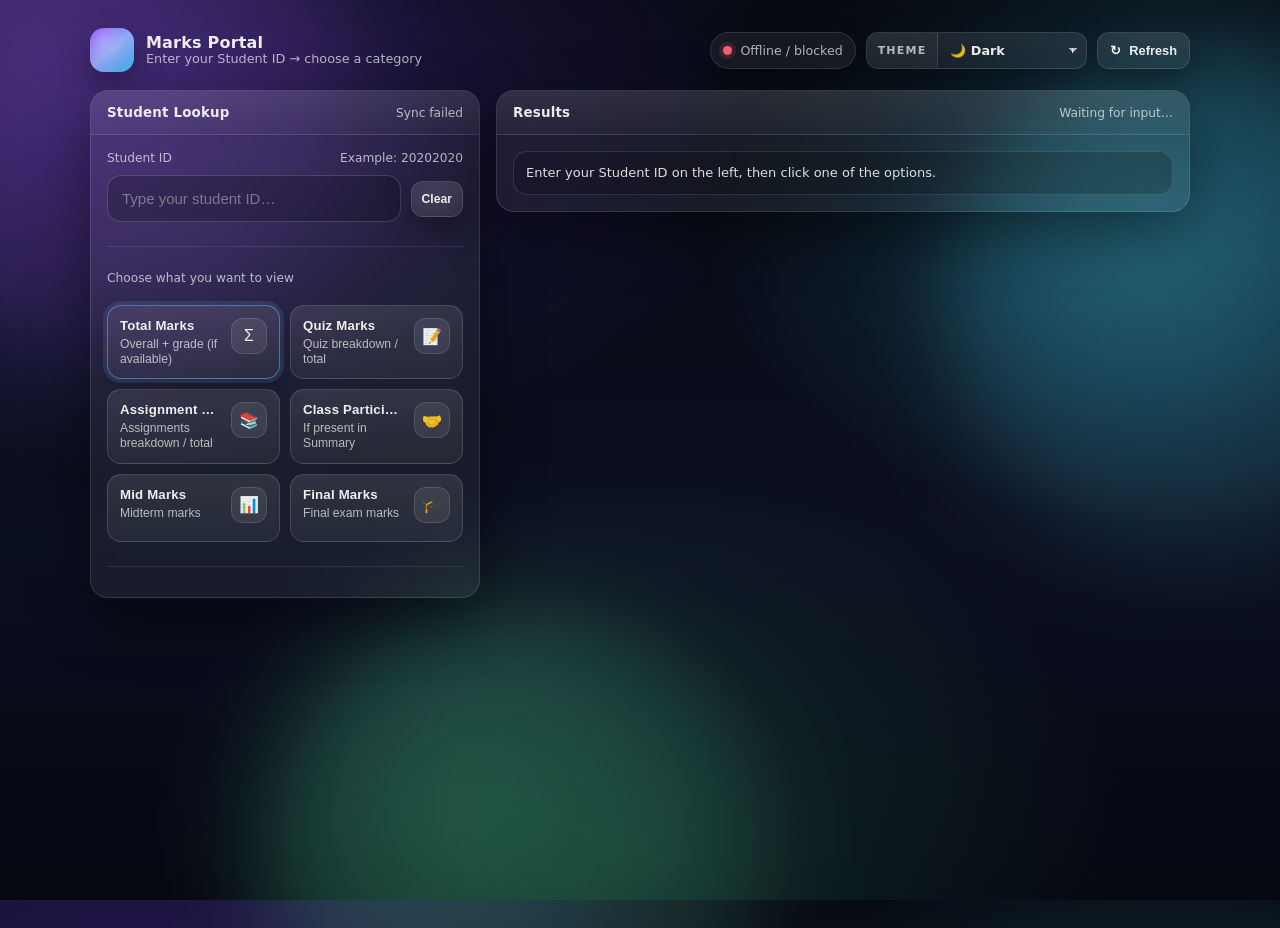
<file: cse330marks.html>
<!doctype html>
<html lang="en">
<head>
  <meta charset="utf-8" />
  <meta name="viewport" content="width=device-width, initial-scale=1" />
  <title>Marks Portal</title>
  <meta name="theme-color" content="#0b1020" />

  <style>
    :root{
      --bg0:#070A12;
      --bg1:#0b1020;
      --card: rgba(255,255,255,.06);
      --card2: rgba(255,255,255,.09);
      --stroke: rgba(255,255,255,.12);
      --stroke2: rgba(255,255,255,.18);
      --text: rgba(255,255,255,.92);
      --muted: rgba(255,255,255,.68);
      --faint: rgba(255,255,255,.50);
      --good: #35d07f;
      --warn: #ffcc66;
      --bad:  #ff5d73;

      --shadow: 0 20px 60px rgba(0,0,0,.45);
      --shadow2: 0 10px 30px rgba(0,0,0,.35);

      --r: 18px;
      --r2: 14px;

      --pad: 18px;
      --pad2: 14px;

      --ease: cubic-bezier(.2,.8,.2,1);
    }

    *{ box-sizing: border-box; }
    html,body{ height:100%; }
    body{
      margin:0;
      color: var(--text);
      font-family: ui-sans-serif, system-ui, -apple-system, Segoe UI, Roboto, Helvetica, Arial, "Apple Color Emoji","Segoe UI Emoji";
      background: radial-gradient(1200px 700px at 10% 10%, rgba(120,60,255,.25), transparent 55%),
                  radial-gradient(900px 600px at 90% 25%, rgba(50,220,255,.18), transparent 50%),
                  radial-gradient(900px 700px at 50% 95%, rgba(80,255,160,.12), transparent 55%),
                  linear-gradient(180deg, var(--bg0), var(--bg1) 60%, #050711);
      overflow-x:hidden;
    }

    /* Floating orbs */
    .orb{
      position: fixed;
      width: 520px;
      height: 520px;
      border-radius: 50%;
      filter: blur(42px);
      opacity: .32;
      pointer-events:none;
      mix-blend-mode: screen;
      animation: drift 14s var(--ease) infinite alternate;
    }
    .orb.one{ left:-140px; top:-140px; background: radial-gradient(circle at 30% 30%, rgba(160,90,255,.95), rgba(160,90,255,0)); }
    .orb.two{ right:-180px; top:40px; background: radial-gradient(circle at 40% 40%, rgba(70,220,255,.9), rgba(70,220,255,0)); animation-duration: 17s; }
    .orb.three{ left:20%; bottom:-220px; background: radial-gradient(circle at 40% 40%, rgba(90,255,170,.85), rgba(90,255,170,0)); animation-duration: 19s; }

    @keyframes drift{
      from{ transform: translate3d(0,0,0) scale(1); }
      to{ transform: translate3d(40px, 20px, 0) scale(1.06); }
    }

    /* Layout */
    .wrap{
      width: min(1100px, 92vw);
      margin: 28px auto 46px;
      position: relative;
      z-index: 2;
    }

    header{
      display:flex;
      align-items:center;
      justify-content:space-between;
      gap: 12px;
      margin-bottom: 18px;
    }

    .brand{
      display:flex;
      gap: 12px;
      align-items:center;
    }

    .logo{
      width: 44px;
      height: 44px;
      border-radius: 14px;
      background:
        radial-gradient(circle at 30% 30%, rgba(255,255,255,.22), transparent 52%),
        linear-gradient(135deg, rgba(160,90,255,.95), rgba(70,220,255,.85));
      box-shadow: 0 12px 30px rgba(0,0,0,.35);
      position: relative;
      overflow:hidden;
    }
    .logo:after{
      content:"";
      position:absolute;
      inset:-40%;
      background: linear-gradient(120deg, transparent 30%, rgba(255,255,255,.25) 50%, transparent 70%);
      transform: rotate(20deg);
      animation: shine 3.6s var(--ease) infinite;
    }
    @keyframes shine{
      0%{ transform: translateX(-35%) rotate(20deg); opacity:.0; }
      25%{ opacity:.55; }
      55%{ opacity:.0; }
      100%{ transform: translateX(35%) rotate(20deg); opacity:.0; }
    }

    .brand h1{
      font-size: 16px;
      margin: 0;
      letter-spacing: .2px;
      font-weight: 760;
      line-height: 1.15;
    }
    .brand p{
      margin: 0;
      color: var(--muted);
      font-size: 12.8px;
      line-height: 1.1;
    }

    .top-actions{
      display:flex;
      align-items:center;
      gap: 10px;
      flex-wrap: wrap;
      justify-content:flex-end;
    }

    .pill{
      display:flex;
      align-items:center;
      gap: 8px;
      padding: 10px 12px;
      border-radius: 999px;
      background: var(--card);
      border: 1px solid var(--stroke);
      backdrop-filter: blur(12px);
      box-shadow: var(--shadow2);
      color: var(--muted);
      font-size: 12.6px;
      user-select:none;
    }
    .dot{
      width: 9px;
      height: 9px;
      border-radius: 50%;
      background: var(--warn);
      box-shadow: 0 0 0 4px rgba(255,204,102,.14);
      flex: 0 0 auto;
    }
    .dot.ok{
      background: var(--good);
      box-shadow: 0 0 0 4px rgba(53,208,127,.14);
    }
    .dot.bad{
      background: var(--bad);
      box-shadow: 0 0 0 4px rgba(255,93,115,.14);
    }

    .btn{
      appearance:none;
      border: 1px solid var(--stroke);
      background: linear-gradient(180deg, rgba(255,255,255,.10), rgba(255,255,255,.06));
      color: var(--text);
      padding: 10px 12px;
      border-radius: 12px;
      cursor:pointer;
      box-shadow: var(--shadow2);
      backdrop-filter: blur(12px);
      transition: transform .15s var(--ease), border-color .2s var(--ease), background .2s var(--ease);
      font-weight: 650;
      font-size: 12.8px;
      display:flex;
      align-items:center;
      gap: 8px;
    }
    .btn:hover{ transform: translateY(-1px); border-color: var(--stroke2); }
    .btn:active{ transform: translateY(0px) scale(.99); }

    .grid{
      display:grid;
      grid-template-columns: 390px 1fr;
      gap: 16px;
      align-items: start;
    }

    @media (max-width: 900px){
      .grid{ grid-template-columns: 1fr; }
    }

    .card{
      background: var(--card);
      border: 1px solid var(--stroke);
      border-radius: var(--r);
      box-shadow: var(--shadow);
      backdrop-filter: blur(14px);
      overflow:hidden;
    }
    .card .hd{
      padding: 14px 16px;
      border-bottom: 1px solid rgba(255,255,255,.08);
      display:flex;
      align-items:center;
      justify-content:space-between;
      gap: 10px;
      background: linear-gradient(180deg, rgba(255,255,255,.08), rgba(255,255,255,.03));
    }
    .card .hd h2{
      margin:0;
      font-size: 13.4px;
      letter-spacing:.2px;
      font-weight: 760;
      color: rgba(255,255,255,.90);
    }
    .card .bd{
      padding: 16px;
    }

    /* Input */
    .field{
      display:flex;
      flex-direction:column;
      gap: 10px;
    }
    .label-row{
      display:flex;
      justify-content:space-between;
      align-items:baseline;
      gap: 10px;
      flex-wrap: wrap;
    }
    .hint{
      color: var(--muted);
      font-size: 12.2px;
    }

    .input-wrap{
      position: relative;
      display:flex;
      align-items:center;
      gap: 10px;
    }
    input{
      width: 100%;
      padding: 14px 14px;
      border-radius: 14px;
      border: 1px solid rgba(255,255,255,.16);
      background: rgba(0,0,0,.20);
      color: var(--text);
      font-size: 15px;
      outline:none;
      transition: border-color .2s var(--ease), box-shadow .2s var(--ease);
    }
    input::placeholder{ color: rgba(255,255,255,.38); }
    input:focus{
      border-color: rgba(120,180,255,.45);
      box-shadow: 0 0 0 4px rgba(120,180,255,.14);
    }

    .mini{
      font-size: 12.2px;
      padding: 10px 10px;
      border-radius: 12px;
      white-space: nowrap;
    }

    /* Action buttons grid */
    .actions{
      display:grid;
      grid-template-columns: 1fr 1fr;
      gap: 10px;
    }
    @media (max-width: 420px){
      .actions{ grid-template-columns: 1fr; }
    }

    .action{
      text-align:left;
      padding: 12px 12px;
      border-radius: 14px;
      border: 1px solid rgba(255,255,255,.14);
      background: linear-gradient(180deg, rgba(255,255,255,.10), rgba(255,255,255,.05));
      cursor:pointer;
      color: var(--text);
      display:flex;
      align-items:flex-start;
      justify-content:space-between;
      gap: 12px;
      transition: transform .15s var(--ease), border-color .2s var(--ease), background .2s var(--ease);
      position: relative;
      overflow:hidden;
      min-height: 68px;
    }
    .action:hover{ transform: translateY(-1px); border-color: rgba(255,255,255,.22); }
    .action:active{ transform: translateY(0px) scale(.99); }
    .action.active{
      border-color: rgba(120,180,255,.50);
      box-shadow: 0 0 0 4px rgba(120,180,255,.14), var(--shadow2);
    }
    .action .t{
      display:flex;
      flex-direction:column;
      gap: 4px;
      min-width: 0;
    }
    .action .name{
      font-weight: 780;
      font-size: 13.2px;
      letter-spacing: .2px;
      white-space: nowrap;
      overflow: hidden;
      text-overflow: ellipsis;
    }
    .action .sub{
      color: var(--muted);
      font-size: 12.2px;
      line-height: 1.2;
    }
    .badge{
      display:inline-flex;
      align-items:center;
      justify-content:center;
      width: 36px;
      height: 36px;
      border-radius: 12px;
      background: rgba(255,255,255,.08);
      border: 1px solid rgba(255,255,255,.12);
      flex: 0 0 auto;
      font-size: 16px;
    }

    /* Results */
    .hero{
      display:flex;
      align-items:flex-start;
      justify-content:space-between;
      gap: 16px;
      flex-wrap: wrap;
    }
    .who{
      display:flex;
      flex-direction:column;
      gap: 6px;
      min-width: 220px;
    }
    .who .nm{
      font-size: 16.2px;
      font-weight: 820;
      letter-spacing:.2px;
    }
    .who .id{
      color: var(--muted);
      font-size: 12.6px;
    }

    .score{
      display:flex;
      flex-direction:column;
      align-items:flex-end;
      gap: 4px;
      min-width: 180px;
    }
    .score .big{
      font-size: 34px;
      font-weight: 900;
      letter-spacing: -0.8px;
      line-height: 1;
    }
    .score .cap{
      color: var(--muted);
      font-size: 12.4px;
      text-align:right;
    }

    .sep{
      margin: 14px 0;
      height: 1px;
      background: rgba(255,255,255,.10);
    }

    .kv{
      display:grid;
      grid-template-columns: 1fr 1fr;
      gap: 10px;
    }
    @media (max-width: 520px){
      .kv{ grid-template-columns: 1fr; }
      .score{ align-items:flex-start; }
    }

    .tile{
      border-radius: 14px;
      border: 1px solid rgba(255,255,255,.12);
      background: rgba(0,0,0,.18);
      padding: 12px;
      overflow:hidden;
    }
    .tile .k{
      color: var(--muted);
      font-size: 12.1px;
      margin-bottom: 6px;
      white-space: nowrap;
      overflow: hidden;
      text-overflow: ellipsis;
    }
    .tile .v{
      font-size: 14.4px;
      font-weight: 780;
      white-space: nowrap;
      overflow: hidden;
      text-overflow: ellipsis;
    }

    table{
      width:100%;
      border-collapse: collapse;
      margin-top: 12px;
      overflow:hidden;
      border-radius: 14px;
      border: 1px solid rgba(255,255,255,.10);
      background: rgba(0,0,0,.16);
    }
    th, td{
      padding: 10px 10px;
      border-bottom: 1px solid rgba(255,255,255,.08);
      text-align:left;
      font-size: 12.8px;
    }
    th{
      color: rgba(255,255,255,.78);
      font-weight: 760;
      background: rgba(255,255,255,.05);
      position: sticky;
      top:0;
    }
    tr:last-child td{ border-bottom:none; }
    td{ color: rgba(255,255,255,.88); }

    .msg{
      padding: 12px 12px;
      border-radius: 14px;
      border: 1px solid rgba(255,255,255,.12);
      background: rgba(0,0,0,.18);
      color: rgba(255,255,255,.86);
      font-size: 13px;
      line-height: 1.35;
    }
    .msg.warn{ border-color: rgba(255,204,102,.35); box-shadow: 0 0 0 4px rgba(255,204,102,.10); }
    .msg.bad{ border-color: rgba(255,93,115,.35); box-shadow: 0 0 0 4px rgba(255,93,115,.10); }

    .skeleton{
      border-radius: 14px;
      border: 1px solid rgba(255,255,255,.12);
      background:
        linear-gradient(90deg, rgba(255,255,255,.05), rgba(255,255,255,.12), rgba(255,255,255,.05));
      background-size: 220% 100%;
      animation: shimmer 1.1s linear infinite;
      height: 14px;
      margin-top: 10px;
    }
    @keyframes shimmer{
      0%{ background-position: 0% 0; }
      100%{ background-position: 220% 0; }
    }

    footer{
      margin-top: 16px;
      color: rgba(255,255,255,.55);
      font-size: 12px;
      text-align:center;
      line-height: 1.35;
    }

    @media (prefers-reduced-motion: reduce){
      *{ animation:none !important; transition:none !important; }
      .orb{ display:none; }
    }

    /* === Grade pill beside big total === */
    .big-row{
      display: flex;
      align-items: center;
      gap: 14px;
      justify-content: flex-end;
    }
    .grade-pill{
      position: relative;
      display: inline-flex;
      align-items: center;
      justify-content: center;
      width: 60px;
      height: 60px;
      border-radius: 16px;
      font-size: 28px;
      font-weight: 800;
      line-height: 1;
      letter-spacing: -.5px;
      color: var(--text);
      background:
        radial-gradient(circle at 30% 25%, rgba(255,255,255,.20), transparent 55%),
        linear-gradient(135deg, rgba(99,102,241,.30), rgba(168,85,247,.30));
      border: 1px solid rgba(255,255,255,.18);
      box-shadow:
        0 10px 28px -8px rgba(99,102,241,.40),
        inset 0 1px 0 rgba(255,255,255,.20);
    }

    /* === Theme selector === */
    .theme-wrap{
      display: inline-flex;
      align-items: stretch;
      border: 1px solid var(--stroke);
      border-radius: 12px;
      background: linear-gradient(180deg, var(--card2), var(--card));
      backdrop-filter: blur(12px);
      box-shadow: var(--shadow2);
      overflow: hidden;
      transition: border-color .2s var(--ease);
    }
    .theme-wrap:hover{ border-color: var(--stroke2); }
    .theme-label{
      display: flex;
      align-items: center;
      padding: 0 11px;
      font-size: 11px;
      font-weight: 700;
      letter-spacing: 1.2px;
      text-transform: uppercase;
      color: var(--muted);
      border-right: 1px solid var(--stroke);
      background: rgba(255,255,255,.04);
      user-select: none;
    }
    .theme-select{
      appearance: none;
      -webkit-appearance: none;
      border: none;
      background: transparent;
      color: var(--text);
      padding: 10px 28px 10px 12px;
      cursor: pointer;
      font-size: 12.8px;
      font-weight: 650;
      font-family: inherit;
      outline: none;
      background-image:
        linear-gradient(45deg, transparent 50%, var(--muted) 50%),
        linear-gradient(135deg, var(--muted) 50%, transparent 50%);
      background-position: calc(100% - 13px) 50%, calc(100% - 9px) 50%;
      background-size: 5px 5px, 5px 5px;
      background-repeat: no-repeat;
    }
    .theme-select option { color:#111; background:#fff; }
    body[data-theme] .theme-label{ background: rgba(0,0,0,.04); }

    /* === Light Themes === */
    body[data-theme="paper"]{
      --bg0:#fafafa; --bg1:#eef0f4;
      --card: rgba(15,18,30,.05); --card2: rgba(15,18,30,.08);
      --stroke: rgba(15,18,30,.10); --stroke2: rgba(15,18,30,.20);
      --text: rgba(15,18,30,.92); --muted: rgba(15,18,30,.60); --faint: rgba(15,18,30,.40);
      --shadow: 0 20px 60px rgba(15,18,30,.10); --shadow2: 0 8px 24px rgba(15,18,30,.06);
      background:
        radial-gradient(1200px 700px at 10% 10%, rgba(120,60,255,.10), transparent 55%),
        radial-gradient(900px 600px at 90% 25%, rgba(50,170,255,.10), transparent 50%),
        linear-gradient(180deg, var(--bg0), var(--bg1));
    }
    body[data-theme="cream"]{
      --bg0:#fff5e1; --bg1:#fae5c3;
      --card: rgba(80,55,15,.05); --card2: rgba(80,55,15,.08);
      --stroke: rgba(80,55,15,.12); --stroke2: rgba(80,55,15,.20);
      --text: rgba(60,40,10,.92); --muted: rgba(60,40,10,.62); --faint: rgba(60,40,10,.42);
      --shadow: 0 20px 60px rgba(120,80,20,.14); --shadow2: 0 8px 24px rgba(120,80,20,.08);
      background:
        radial-gradient(1200px 700px at 10% 10%, rgba(255,180,90,.22), transparent 55%),
        radial-gradient(900px 600px at 90% 25%, rgba(255,140,60,.14), transparent 50%),
        linear-gradient(180deg, var(--bg0), var(--bg1));
    }
    body[data-theme="sand"]{
      --bg0:#fffceb; --bg1:#f9edb0;
      --card: rgba(60,50,5,.05); --card2: rgba(60,50,5,.08);
      --stroke: rgba(60,50,5,.12); --stroke2: rgba(60,50,5,.22);
      --text: rgba(45,35,5,.92); --muted: rgba(45,35,5,.62); --faint: rgba(45,35,5,.42);
      --shadow: 0 20px 60px rgba(160,120,20,.16); --shadow2: 0 8px 24px rgba(160,120,20,.10);
      background:
        radial-gradient(1200px 700px at 10% 10%, rgba(255,220,100,.28), transparent 55%),
        radial-gradient(900px 600px at 90% 25%, rgba(255,180,70,.18), transparent 50%),
        linear-gradient(180deg, var(--bg0), var(--bg1));
    }
    body[data-theme="mint"]{
      --bg0:#eefbf3; --bg1:#d4f0df;
      --card: rgba(5,60,30,.05); --card2: rgba(5,60,30,.08);
      --stroke: rgba(5,60,30,.12); --stroke2: rgba(5,60,30,.22);
      --text: rgba(5,50,25,.92); --muted: rgba(5,50,25,.60); --faint: rgba(5,50,25,.42);
      --shadow: 0 20px 60px rgba(20,120,60,.14); --shadow2: 0 8px 24px rgba(20,120,60,.08);
      background:
        radial-gradient(1200px 700px at 10% 10%, rgba(100,220,160,.25), transparent 55%),
        radial-gradient(900px 600px at 90% 25%, rgba(60,200,220,.18), transparent 50%),
        linear-gradient(180deg, var(--bg0), var(--bg1));
    }
    body[data-theme="rose"]{
      --bg0:#fff0f3; --bg1:#fbdde4;
      --card: rgba(80,10,30,.05); --card2: rgba(80,10,30,.08);
      --stroke: rgba(80,10,30,.12); --stroke2: rgba(80,10,30,.22);
      --text: rgba(60,10,25,.92); --muted: rgba(60,10,25,.62); --faint: rgba(60,10,25,.42);
      --shadow: 0 20px 60px rgba(220,80,120,.14); --shadow2: 0 8px 24px rgba(220,80,120,.08);
      background:
        radial-gradient(1200px 700px at 10% 10%, rgba(255,150,180,.28), transparent 55%),
        radial-gradient(900px 600px at 90% 25%, rgba(255,120,150,.18), transparent 50%),
        linear-gradient(180deg, var(--bg0), var(--bg1));
    }

    /* Hide orbs on light themes (they don't blend well) */
    body[data-theme] .orb{ display:none; }

    /* Light-theme overrides for elements with hard-coded white tints */
    body[data-theme] .btn,
    body[data-theme] .action{
      background: linear-gradient(180deg, var(--card2), var(--card));
    }
    body[data-theme] .card .hd{
      background: linear-gradient(180deg, var(--card), transparent);
      border-bottom-color: var(--stroke);
    }
    body[data-theme] .card .hd h2{ color: var(--text); }
    body[data-theme] input{
      background: var(--card);
      border-color: var(--stroke2);
      color: var(--text);
    }
    body[data-theme] input::placeholder{ color: var(--faint); }
    body[data-theme] .action:hover{ border-color: var(--stroke2); }
    body[data-theme] .action.active{
      background: var(--card2);
      border-color: var(--stroke2);
    }
    body[data-theme] .sep{ background: var(--stroke); }
    body[data-theme] .badge{
      background: var(--card);
      border-color: var(--stroke);
    }
    body[data-theme] .tile,
    body[data-theme] table,
    body[data-theme] .msg{
      background: var(--card);
      border-color: var(--stroke);
    }
    body[data-theme] th{
      background: var(--card2);
      color: var(--muted);
      border-bottom-color: var(--stroke);
    }
    body[data-theme] td{ color: var(--text); }
    body[data-theme] th, body[data-theme] td{ border-bottom-color: var(--stroke); }
    body[data-theme] .pill{ background: var(--card); }
    body[data-theme] .grade-pill{
      background:
        radial-gradient(circle at 30% 25%, rgba(255,255,255,.45), transparent 55%),
        linear-gradient(135deg, rgba(99,102,241,.20), rgba(168,85,247,.20));
      border-color: rgba(99,102,241,.25);
      box-shadow:
        0 8px 22px -6px rgba(99,102,241,.25),
        inset 0 1px 0 rgba(255,255,255,.40);
    }
    body[data-theme] .skeleton{
      background: linear-gradient(90deg, var(--card), var(--card2), var(--card));
      background-size: 220% 100%;
      border-color: var(--stroke);
    }
  </style>
</head>

<body>
  <div class="orb one"></div>
  <div class="orb two"></div>
  <div class="orb three"></div>

  <div class="wrap">
    <header>
      <div class="brand">
        <div class="logo" aria-hidden="true"></div>
        <div>
          <h1>Marks Portal</h1>
          <p>Enter your Student ID → choose a category</p>
        </div>
      </div>

      <div class="top-actions">
        <div class="pill" title="Live connection status">
          <span class="dot" id="statusDot"></span>
          <span id="statusText">Preparing…</span>
        </div>
        <div class="theme-wrap" title="Theme">
          <span class="theme-label">Theme</span>
          <select class="theme-select" id="themeSelect" aria-label="Theme">
            <option value="dark">🌙 Dark</option>
            <option value="paper">📄 Paper</option>
            <option value="cream">🥛 Cream</option>
            <option value="sand">🌾 Light Yellow</option>
            <option value="mint">🍃 Mint</option>
            <option value="rose">🌸 Rose</option>
          </select>
        </div>
        <button class="btn" id="refreshBtn" type="button" title="Refresh data from Google Sheet">
          <span aria-hidden="true">↻</span> Refresh
        </button>
      </div>
    </header>

    <div class="grid">
      <!-- Left -->
      <section class="card">
        <div class="hd">
          <h2>Student Lookup</h2>
          <span class="hint" id="lastSync">Not synced yet</span>
        </div>
        <div class="bd">
          <div class="field">
            <div class="label-row">
              <div class="hint">Student ID</div>
              <div class="hint">Example: 20202020</div>
            </div>

            <div class="input-wrap">
              <input id="studentIdInput" inputmode="numeric" autocomplete="off" placeholder="Type your student ID…" />
              <button class="btn mini" id="clearBtn" type="button" title="Clear input">Clear</button>
            </div>

            <div class="sep"></div>

            <div class="hint" style="margin-bottom:10px;">Choose what you want to view</div>
            <div class="actions" id="actions"></div>

            <div class="sep"></div>

            <!-- <div class="msg" id="privacyNote">
              <b>Note:</b> This page reads marks from the Google Sheet link you provided. If the sheet is “viewable by link”, students can check their marks using ID.
            </div> -->
          </div>
        </div>
      </section>

      <!-- Right -->
      <section class="card">
        <div class="hd">
          <h2 id="resultTitle">Results</h2>
          <span class="hint" id="resultHint">Waiting for input…</span>
        </div>
        <div class="bd" id="resultArea">
          <div class="msg">Enter your Student ID on the left, then click one of the options.</div>
        </div>
      </section>
    </div>

    <!-- <footer>
      Auto-sync runs periodically. If the sheet permissions change to private, this page won’t be able to load marks.
    </footer> -->
  </div>

  <script>
    /***********************
     * CONFIG — edit if needed
     ***********************/
    const CONFIG = {
      // Your spreadsheet link:
      spreadsheetUrl: "https://docs.google.com/spreadsheets/d/1SZKjrHP0_eHbylXjNsUOzdSsrXAT6Avo/",

      // Message the user asked for (kept exactly):
      idNotFoundMessage: "Student ID no found",

      // How often to auto-refresh (ms):
      autoRefreshMs: 5 * 60 * 1000, // 5 minutes

      // Tabs (sheets) in your file:
      // (These names appear in your sheet UI)  :contentReference[oaicite:2]{index=2}
sheets: {
  total: { sheet: "Final_GradeSheet", range: "A9:L" },

  quiz: { 
    sheet: "Quiz_Gradesheet",
    range: "A9:Z"   // 🔥 header starts at row 9
  },

  assignment: { 
    sheet: "Assignment_Gradesheet",
    range: "A9:Z"
  },

  participation: { 
    sheet: "Summary",
    range: "A9:Z"
  },

  mid: { 
    sheet: "Midterm_GradeSheet",
    range: "A9:Z"
  },

  final: { 
    sheet: "Final_Exam",
    range: "A9:Z"
  },
},

      // UI categories
      categories: [
        { key: "total", label: "Total Marks", sub: "Overall + grade (if available)", icon: "Σ" },
        { key: "quiz", label: "Quiz Marks", sub: "Quiz breakdown / total", icon: "📝" },
        { key: "assignment", label: "Assignment Marks", sub: "Assignments breakdown / total", icon: "📚" },
        { key: "participation", label: "Class Participation", sub: "If present in Summary", icon: "🤝" },
        { key: "mid", label: "Mid Marks", sub: "Midterm marks", icon: "📊" },
        { key: "final", label: "Final Marks", sub: "Final exam marks", icon: "🎓" },
      ],
    };

    /***********************
     * Helpers
     ***********************/
    const $ = (sel) => document.querySelector(sel);

    function extractSpreadsheetId(url){
      const m = String(url).match(/spreadsheets\/d\/([a-zA-Z0-9-_]+)/);
      return m ? m[1] : null;
    }

    function fmtTime(d){
      try{
        return new Intl.DateTimeFormat(undefined, { hour: "2-digit", minute:"2-digit", second:"2-digit" }).format(d);
      }catch{
        return d.toLocaleTimeString();
      }
    }

    function normalizeId(v){
      if (v === null || v === undefined) return "";
      const s = String(v).trim();
      // prefer digits if present
      const digits = s.replace(/[^\d]/g, "");
      return digits || s;
    }

    function isEmptyCell(v){
      return v === null || v === undefined || String(v).trim() === "";
    }

    function safeText(v){
      if (v === null || v === undefined) return "";
      return String(v);
    }

    function isLikelyNumeric(v){
      if (v === null || v === undefined) return false;
      if (typeof v === "number") return Number.isFinite(v);
      const s = String(v).trim();
      return /^-?\d+(\.\d+)?$/.test(s);
    }

    function tryParseGviz(text){
      // gviz response looks like: /*O_o*/ google.visualization.Query.setResponse({...});
      const start = text.indexOf("{");
      const end = text.lastIndexOf("}");
      if (start === -1 || end === -1 || end <= start) throw new Error("No JSON found in GViz response.");
      const jsonStr = text.slice(start, end + 1);
      return JSON.parse(jsonStr);
    }

    function buildDatasetFromGviz(gvizJson){
      const table = gvizJson?.table;
      if (!table?.cols || !table?.rows) throw new Error("Invalid GViz table.");

      // Build raw matrix with column count = table.cols.length
      const colCount = table.cols.length;

      const rawRows = table.rows.map(r => {
        const cells = r.c || [];
        const row = new Array(colCount).fill("");
        for (let i = 0; i < colCount; i++){
          const cell = cells[i];
          if (!cell) { row[i] = ""; continue; }
          // Prefer formatted value if present
          const v = (cell.f !== undefined && cell.f !== null) ? cell.f : cell.v;
          row[i] = (v === null || v === undefined) ? "" : v;
        }
        return row;
      });

      // Detect header row: find first row containing "id" + ("name" optional)
      const headerRowIndex = rawRows.findIndex(row => {
        const joined = row.map(x => safeText(x).toLowerCase()).join(" | ");
        return joined.includes("id") && (joined.includes("name") || joined.includes("student"));
      });

      let headers = table.cols.map((c, i) => (c.label || c.id || `Col${i+1}`).trim());
      let dataRows = rawRows;

      if (headerRowIndex >= 0){
        const hdr = rawRows[headerRowIndex].map(x => safeText(x).trim());
        headers = hdr.map((h, i) => h || (table.cols[i]?.id || `Col${i+1}`));

        // ensure unique headers
        const seen = new Map();
        headers = headers.map(h => {
          const key = h || "Column";
          const n = seen.get(key) || 0;
          seen.set(key, n+1);
          return n === 0 ? key : `${key} (${n+1})`;
        });

        dataRows = rawRows.slice(headerRowIndex + 1);
      }

      // Guess ID + Name column indexes
      const idIndex = guessColumnIndex(headers, [/^id\b/i, /\bid\b/i, /student\s*id/i]);
      const nameIndex = guessColumnIndex(headers, [/^name\b/i, /\bname\b/i]);

      // Index rows by student ID
      const byId = new Map();
      for (const row of dataRows){
        const idVal = normalizeId(row[idIndex]);
        if (!idVal) continue;
        // avoid indexing obvious non-student rows
        if (!/^\d{5,}$/.test(idVal)) continue;
        byId.set(idVal, row);
      }

      return { headers, rows: dataRows, idIndex, nameIndex, byId };
    }

    function guessColumnIndex(headers, patterns){
      const lower = headers.map(h => safeText(h).toLowerCase());
      // exact-ish search
      for (let i=0; i<headers.length; i++){
        for (const re of patterns){
          if (re.test(headers[i])) return i;
        }
      }
      // fallback: contains "id" / "name"
      const idLike = lower.findIndex(h => h.includes("id"));
      if (patterns.some(p => String(p).includes("id")) && idLike >= 0) return idLike;
      const nameLike = lower.findIndex(h => h.includes("name"));
      if (patterns.some(p => String(p).includes("name")) && nameLike >= 0) return nameLike;

      // final fallback
      return 0;
    }

    function pickFirstValue(headers, row, patterns){
      for (let i=0; i<headers.length; i++){
        const h = safeText(headers[i]).toLowerCase();
        if (patterns.some(re => re.test(h))){
          const v = row[i];
          if (!isEmptyCell(v)) return v;
        }
      }
      return "";
    }

    function computeCategoryScore(dataset, row, categoryKey){
      // If there is an obvious total column, use it; otherwise sum numerics.
      const headersLower = dataset.headers.map(h => safeText(h).toLowerCase());

      // special preference columns by category
const preferMap = {
  total: [/^total\b/i],
  quiz: [/^total\s*quiz\s*mark\s*n-?2\b/i],
  assignment: [/^final\s*assignment\s*mark\b/i],
  participation: [/particip/i, /\bcp\b/i, /class/i],
  mid: [/^midterm\s*\(\s*25\s*%\s*\)/i],
  final: [/final\s*exam\s*\(\s*25\s*%\s*\)/i, /^final\s*mark/i],
};


      const prefers = preferMap[categoryKey] || [];
      if (prefers.length){
        const v = pickFirstValue(dataset.headers, row, prefers.map(re => new RegExp(re.source, "i")));
        if (!isEmptyCell(v) && isLikelyNumeric(v)) return Number(v);
      }

      // Otherwise sum numeric cells excluding ID/Name
      let sum = 0;
      for (let i=0; i<row.length; i++){
        if (i === dataset.idIndex || i === dataset.nameIndex) continue;
        const h = headersLower[i] || "";
        // skip columns that look like grade/suffix
        if (h.includes("grade") || h.includes("suffix")) continue;

        const v = row[i];
        if (isLikelyNumeric(v)) sum += Number(v);
      }
      return sum;
    }

    /***********************
     * Data fetch via GViz
     ***********************/
    async function fetchSheetGViz({ spreadsheetId, sheetName, range }){
      // Build URL
      // GViz supports "sheet=" and also "range=" A1 notation  :contentReference[oaicite:3]{index=3}
      const base = `https://docs.google.com/spreadsheets/d/${spreadsheetId}/gviz/tq?`;
      const params = new URLSearchParams();
      if (sheetName) params.set("sheet", sheetName);
      if (range) params.set("range", range);
      // tq can be blank to return all
      params.set("tq", "select *");
      // cache-buster
      params.set("_", String(Date.now()));

      const url = base + params.toString();

      const res = await fetch(url, { cache: "no-store" });
      const text = await res.text();

      // If sheet became private, Google may return HTML sign-in page
      if (!text.includes("google.visualization.Query.setResponse")){
        throw new Error("Unexpected response. (Is the sheet public/viewable by link?)");
      }

      const json = tryParseGviz(text);
      return buildDatasetFromGviz(json);
    }

    /***********************
     * UI + State
     ***********************/
    const state = {
      spreadsheetId: extractSpreadsheetId(CONFIG.spreadsheetUrl),
      datasets: new Map(), // key -> dataset
      syncing: false,
      lastSync: null,
      lastError: null,
      activeCategory: "total",
    };

    const els = {
      actions: $("#actions"),
      studentIdInput: $("#studentIdInput"),
      clearBtn: $("#clearBtn"),
      refreshBtn: $("#refreshBtn"),
      statusDot: $("#statusDot"),
      statusText: $("#statusText"),
      lastSync: $("#lastSync"),
      resultTitle: $("#resultTitle"),
      resultHint: $("#resultHint"),
      resultArea: $("#resultArea"),
    };

    function setStatus(mode, text){
      els.statusDot.classList.remove("ok","bad");
      if (mode === "ok") els.statusDot.classList.add("ok");
      else if (mode === "bad") els.statusDot.classList.add("bad");
      els.statusText.textContent = text;
    }

    function renderActions(){
      els.actions.innerHTML = "";
      for (const c of CONFIG.categories){
        const b = document.createElement("button");
        b.type = "button";
        b.className = "action" + (c.key === state.activeCategory ? " active" : "");
        b.dataset.key = c.key;
        b.innerHTML = `
          <div class="t">
            <div class="name">${escapeHtml(c.label)}</div>
            <div class="sub">${escapeHtml(c.sub)}</div>
          </div>
          <div class="badge" aria-hidden="true">${escapeHtml(c.icon)}</div>
        `;
        b.addEventListener("click", () => {
          state.activeCategory = c.key;
          renderActions();
          showCategoryForCurrentId();
        });
        els.actions.appendChild(b);
      }
    }

    function escapeHtml(s){
      return String(s).replace(/[&<>"']/g, (m) => ({
        "&":"&amp;","<":"&lt;",">":"&gt;",'"':"&quot;","'":"&#39;"
      }[m]));
    }

    function renderLoading(){
      els.resultArea.innerHTML = `
        <div class="msg">Loading marks…</div>
        <div class="skeleton" style="width:60%"></div>
        <div class="skeleton" style="width:85%"></div>
        <div class="skeleton" style="width:72%"></div>
      `;
    }

    function renderMessage(text, kind){
      els.resultArea.innerHTML = `<div class="msg ${kind || ""}">${escapeHtml(text)}</div>`;
    }

    function renderResult({ title, studentName, studentId, bigValue, bigCaption, bigBadge, tiles, table }){
      els.resultTitle.textContent = title;
      els.resultHint.textContent = studentId ? `Showing results for ID: ${studentId}` : "Waiting for input…";

      const tilesHtml = (tiles && tiles.length)
        ? `<div class="kv">
            ${tiles.map(t => `
              <div class="tile">
                <div class="k">${escapeHtml(t.k)}</div>
                <div class="v">${escapeHtml(t.v)}</div>
              </div>
            `).join("")}
          </div>`
        : "";

      const tableHtml = (table && table.rows && table.rows.length)
        ? `<table>
            <thead><tr>
              ${table.headers.map(h => `<th>${escapeHtml(h)}</th>`).join("")}
            </tr></thead>
            <tbody>
              ${table.rows.map(r => `
                <tr>${r.map(cell => `<td>${escapeHtml(cell)}</td>`).join("")}</tr>
              `).join("")}
            </tbody>
          </table>`
        : "";

      els.resultArea.innerHTML = `
        <div class="hero">
          <div class="who">
            <div class="nm">${escapeHtml(studentName || "Student")}</div>
            <div class="id">Student ID: <b>${escapeHtml(studentId || "")}</b></div>
          </div>
          <div class="score">
            <div class="big-row">
              ${bigBadge ? `<div class="grade-pill">${escapeHtml(bigBadge)}</div>` : ""}
              <div class="big">${escapeHtml(bigValue)}</div>
            </div>
            <div class="cap">${escapeHtml(bigCaption || "")}</div>
          </div>
        </div>

        <div class="sep"></div>

        ${tilesHtml}

        ${tableHtml ? `<div class="sep"></div>` : ""}
        ${tableHtml}
      `;
    }

    async function syncAll(){
      if (!state.spreadsheetId){
        setStatus("bad", "Bad Sheet URL");
        renderMessage("Spreadsheet URL is invalid. Please check CONFIG.spreadsheetUrl.", "bad");
        return;
      }

      state.syncing = true;
      state.lastError = null;
      setStatus("warn", "Syncing…");
      els.lastSync.textContent = "Syncing…";

      // cache key
      const cacheKey = "marks_portal_cache_v1_" + state.spreadsheetId;

      const keys = Object.keys(CONFIG.sheets);
      const results = new Map();

      try{
        // Fetch in parallel
        await Promise.all(keys.map(async (k) => {
          const spec = CONFIG.sheets[k];
          const sheetName = spec.sheet;
          const range = spec.range;

          const ds = await fetchSheetGViz({
            spreadsheetId: state.spreadsheetId,
            sheetName,
            range
          });

          results.set(k, ds);
        }));

        state.datasets = results;
        state.lastSync = new Date();
        setStatus("ok", "Live");
        els.lastSync.textContent = "Last sync: " + fmtTime(state.lastSync);

        // Save cache (lightweight)
        const cacheObj = {
          savedAt: state.lastSync.toISOString(),
          datasets: {}
        };
        for (const [k, ds] of state.datasets.entries()){
          cacheObj.datasets[k] = {
            headers: ds.headers,
            rows: ds.rows,
            idIndex: ds.idIndex,
            nameIndex: ds.nameIndex
          };
        }
        localStorage.setItem(cacheKey, JSON.stringify(cacheObj));

      }catch(err){
        state.lastError = err;
        setStatus("bad", "Offline / blocked");
        els.lastSync.textContent = "Sync failed";

        // Try cache fallback
        try{
          const raw = localStorage.getItem(cacheKey);
          if (raw){
            const cached = JSON.parse(raw);
            const map = new Map();
            for (const k of Object.keys(cached.datasets || {})){
              const c = cached.datasets[k];
              // Rebuild byId index
              const byId = new Map();
              for (const row of c.rows){
                const idVal = normalizeId(row[c.idIndex]);
                if (!idVal) continue;
                if (!/^\d{5,}$/.test(idVal)) continue;
                byId.set(idVal, row);
              }
              map.set(k, { ...c, byId });
            }
            state.datasets = map;
            state.lastSync = cached.savedAt ? new Date(cached.savedAt) : null;
            setStatus("warn", "Using cache");
            els.lastSync.textContent = state.lastSync ? ("Cached: " + fmtTime(state.lastSync)) : "Using cached data";
          }
        }catch(_){}

        // Don’t overwrite current results if student already viewing
      }finally{
        state.syncing = false;
      }

      showCategoryForCurrentId();
    }

    function getDatasetForCategory(categoryKey){
      return state.datasets.get(categoryKey) || null;
    }

    function showCategoryForCurrentId(){
      const categoryKey = state.activeCategory;
      const cat = CONFIG.categories.find(c => c.key === categoryKey);
      const studentId = normalizeId(els.studentIdInput.value);

      if (!studentId){
        els.resultTitle.textContent = "Results";
        els.resultHint.textContent = "Waiting for input…";
        renderMessage("Enter your Student ID on the left, then click one of the options.", "");
        return;
      }

      const ds = getDatasetForCategory(categoryKey);

      // If we don't have data yet
      if (!ds){
        renderLoading();
        return;
      }

      const row = ds.byId.get(studentId);
      if (!row){
        renderMessage(CONFIG.idNotFoundMessage, "bad");
        return;
      }

      const studentName = ds.nameIndex >= 0 ? safeText(row[ds.nameIndex]) : "";

      // Big number / caption
      let bigValue = "";
      let bigCaption = "";

      if (categoryKey === "total"){
        // Use Final sheet data: total + grade if present
        const totalVal = pickFirstValue(ds.headers, row, [/^total\b/i]) || computeCategoryScore(ds, row, "total");
        const gradeVal = pickFirstValue(ds.headers, row, [/\bgrades?\b/i]);

        bigValue = isLikelyNumeric(totalVal) ? Number(totalVal).toFixed(2).replace(/\.00$/,"") : safeText(totalVal || "—");
        bigCaption = "Total marks";

        // Show breakdown tiles
        const q = pickFirstValue(ds.headers, row, [/\bquiz\b/i]) || "—";
        const a = pickFirstValue(ds.headers, row, [/\bassig\b/i, /\bassignment\b/i]) || "—";
        const m = pickFirstValue(ds.headers, row, [/\bmid\b/i, /\bmidterm\b/i]) || "—";
        const f = pickFirstValue(ds.headers, row, [/\bfinal\b/i, /\bexam\b/i]) || "—";

        renderResult({
          title: cat?.label || "Total Marks",
          studentName,
          studentId,
          bigValue,
          bigCaption,
          bigBadge: gradeVal ? safeText(gradeVal) : "",
          tiles: [
            { k: "Quiz", v: safeText(q) },
            { k: "Assignment", v: safeText(a) },
            { k: "Mid", v: safeText(m) },
            { k: "Final", v: safeText(f) }
          ],
          table: {
            headers: ["Field", "Value"],
            rows: ds.headers
              .map((h, i) => [safeText(h), safeText(row[i])])
              .filter(([h,v]) => !isEmptyCell(h) && !isEmptyCell(v))
              // reduce noisy non-mark columns if too big
              .slice(0, 30)
          }
        });

        return;
      }

      // For other categories: compute a score and show all row fields (excluding blank)
      const score = computeCategoryScore(ds, row, categoryKey);
      bigValue = Number.isFinite(score) ? score.toFixed(2).replace(/\.00$/,"") : "—";
      bigCaption = categoryKey === "final" ? "Final Exam (25%)" : (cat?.label || "Marks");

      // Build tiles: show the most important-looking columns first
      const tiles = [];
      const importantPatterns = {
        quiz: [/total\s*quiz\s*mark\s*n-?2/i, /\bquiz\s*\d+\b/i, /\bquiz\b/i],
        assignment: [/\btotal\b/i, /\bassig/i, /\bassignment\b/i],
        mid: [/\btotal\b/i, /\bmid/i, /\bmidterm\b/i],
        final: [/\btotal\b/i, /\bfinal\b/i, /\bexam\b/i],
        participation: [/\bparticip\b/i, /\bcp\b/i, /\bclass\b/i],
        
      }[categoryKey] || [];

      for (let i=0; i<ds.headers.length; i++){
        if (i === ds.idIndex || i === ds.nameIndex) continue;
        const h = safeText(ds.headers[i]);
        const v = row[i];
        if (isEmptyCell(h) || isEmptyCell(v)) continue;
        if (importantPatterns.some(re => re.test(h.toLowerCase()))){
          tiles.push({ k: h, v: safeText(v) });
        }
      }

      // If participation sheet doesn't contain participation-ish fields, show a warning
      if (categoryKey === "participation"){
        const hasPart = ds.headers.some(h => /\bparticip\b|\bcp\b|\bclass\b/i.test(safeText(h)));
        if (!hasPart){
          renderResult({
            title: cat?.label || "Class Participation",
            studentName,
            studentId,
            bigValue: "—",
            bigCaption: "Not available in this sheet",
            tiles: [],
            table: {
              headers: ["Info", "Value"],
              rows: [
                ["Message", "Class participation column not detected in 'Summary' tab."]
              ]
            }
          });
          return;
        }
      }

      // Table of all non-empty values
      const rowsForTable = [];
      for (let i=0; i<ds.headers.length; i++){
        if (i === ds.idIndex) continue;
        const h = safeText(ds.headers[i]).trim();
        const v = row[i];
        if (isEmptyCell(h) || isEmptyCell(v)) continue;
        rowsForTable.push([h, safeText(v)]);
      }

      renderResult({
        title: cat?.label || "Marks",
        studentName,
        studentId,
        bigValue,
        bigCaption,
        tiles: tiles.slice(0, 10),
        table: {
          headers: ["Field", "Value"],
          rows: rowsForTable.slice(0, 60)
        }
      });
    }

    /***********************
     * Boot
     ***********************/
    function wireEvents(){
      els.clearBtn.addEventListener("click", () => {
        els.studentIdInput.value = "";
        showCategoryForCurrentId();
        els.studentIdInput.focus();
      });

      els.refreshBtn.addEventListener("click", async () => {
        renderLoading();
        await syncAll();
      });

      els.studentIdInput.addEventListener("keydown", (e) => {
        if (e.key === "Enter"){
          showCategoryForCurrentId();
        }
      });

      els.studentIdInput.addEventListener("input", () => {
        // live update if a category is already selected
        showCategoryForCurrentId();
      });
    }

    const THEME_KEY = "marks_portal_theme";
    function applyTheme(t){
      if (!t || t === "dark") document.body.removeAttribute("data-theme");
      else document.body.setAttribute("data-theme", t);
      try { localStorage.setItem(THEME_KEY, t || "dark"); } catch(_){}
    }
    function initTheme(){
      let t = "dark";
      try { t = localStorage.getItem(THEME_KEY) || "dark"; } catch(_){}
      applyTheme(t);
      const sel = document.getElementById("themeSelect");
      if (sel){
        sel.value = t;
        sel.addEventListener("change", e => applyTheme(e.target.value));
      }
    }

    async function boot(){
      initTheme();
      renderActions();
      wireEvents();

      if (!state.spreadsheetId){
        setStatus("bad", "Bad Sheet URL");
        renderMessage("Spreadsheet URL is invalid. Please check CONFIG.spreadsheetUrl.", "bad");
        return;
      }

      setStatus("warn", "Syncing…");
      renderLoading();
      await syncAll();

      // Auto refresh
      setInterval(() => {
        syncAll();
      }, CONFIG.autoRefreshMs);
    }

    boot();
  </script>
</body>
</html>
</file>
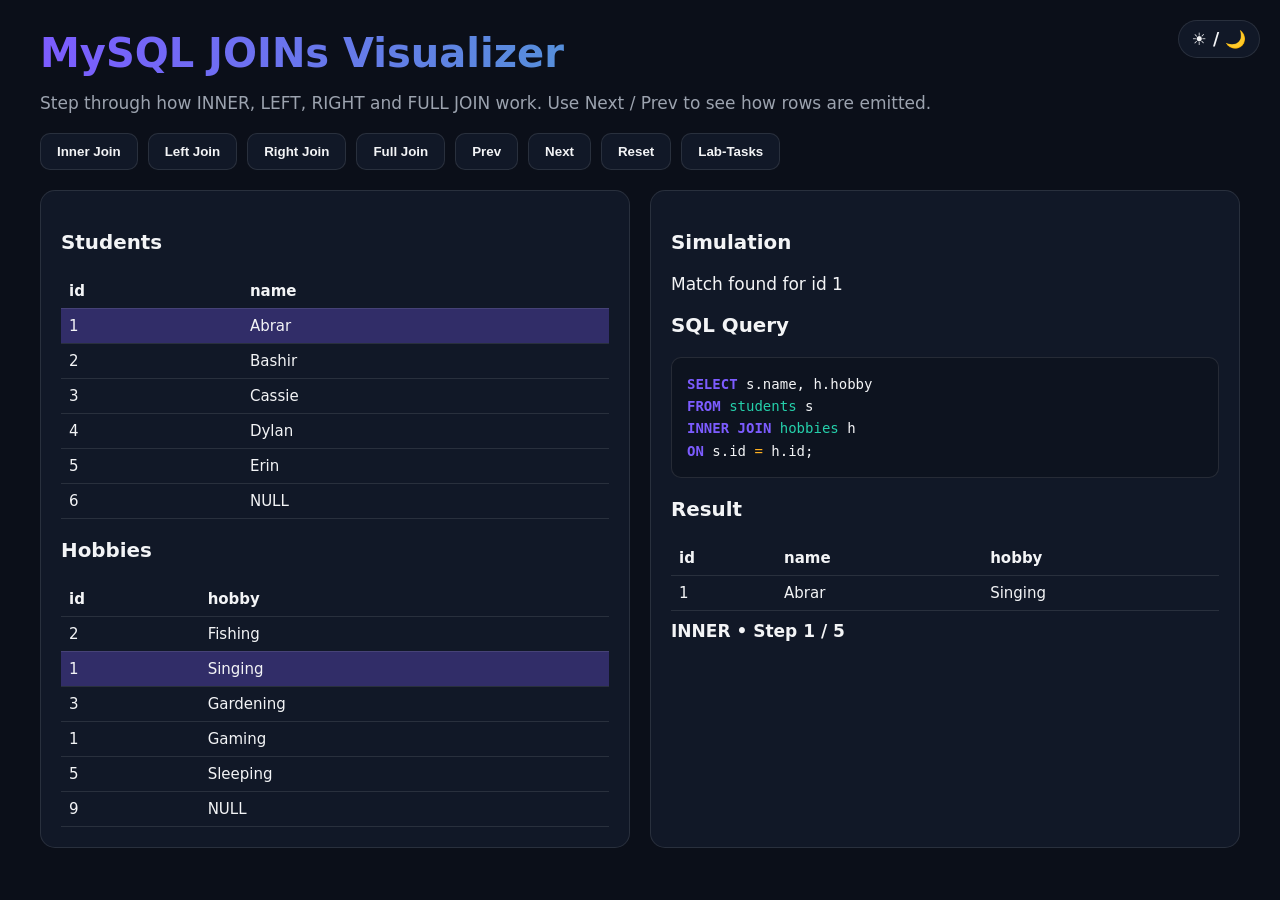
<file: cse370lab03.html>
<!DOCTYPE html>
<html lang="en">
<head>
<meta charset="UTF-8">
<meta name="viewport" content="width=device-width, initial-scale=1.0">
<title>MySQL JOINs Visualizer</title>

<style>
:root{
  --bg:#0b0f19;
  --panel:#111827;
  --text:#f3f4f6;
  --muted:#9ca3af;
  --accent:#7c5cff;
  --accent2:#25d0ab;
  --border:rgba(255,255,255,.1);
}

html[data-theme="light"]{
  --bg:#f5f7ff;
  --panel:#ffffff;
  --text:#111827;
  --muted:#4b5563;
  --border:rgba(0,0,0,.1);
}

body{
  margin:0;
  font-family:system-ui,Segoe UI,Roboto;
  background:var(--bg);
  color:var(--text);
  font-size:17px;
}

.wrapper{
  max-width:1200px;
  margin:auto;
  padding:30px;
}

h1{
  font-size:40px;
  margin:0;
  background:linear-gradient(90deg,var(--accent),var(--accent2));
  -webkit-background-clip:text;
  color:transparent;
}

.subtitle{
  color:var(--muted);
  margin-bottom:20px;
}

.controls{
  display:flex;
  gap:10px;
  flex-wrap:wrap;
  margin-bottom:20px;
}

button{
  padding:10px 16px;
  border-radius:10px;
  border:1px solid var(--border);
  background:var(--panel);
  color:var(--text);
  cursor:pointer;
  font-weight:bold;
}

button:hover{
  background:var(--accent);
}

.layout{
  display:grid;
  grid-template-columns:1fr 1fr;
  gap:20px;
}

.card{
  background:var(--panel);
  padding:20px;
  border-radius:15px;
  border:1px solid var(--border);
}

table{
  width:100%;
  border-collapse:collapse;
  margin-top:10px;
  font-size:15px;
}

th,td{
  border-bottom:1px solid var(--border);
  padding:8px;
  text-align:left;
}

.highlight{
  background:rgba(124,92,255,.3);
}

.themeToggle{
  position:fixed;
  top:20px;
  right:20px;
  width:80px;
  height:36px;
  border-radius:20px;
  background:var(--panel);
  border:1px solid var(--border);
  display:flex;
  align-items:center;
  justify-content:center;
  cursor:pointer;
  font-weight:bold;
}

.sql-box{
  background:#00000033;
  padding:15px;
  border-radius:10px;
  border:1px solid var(--border);
  overflow:auto;
  font-size:14px;
  line-height:1.6;
  font-family:Consolas,monospace;
  white-space:pre-wrap;
}

/* SQL Colors */
.keyword{ color:#7c5cff; font-weight:bold; }
.table{ color:#25d0ab; }
.operator{ color:#ffb020; }

.status{
  margin-top:10px;
  font-weight:bold;
}
</style>
</head>

<body>

<div class="themeToggle" onclick="toggleTheme()">☀ / 🌙</div>

<div class="wrapper">

<h1>MySQL JOINs Visualizer</h1>
<p class="subtitle">
Step through how INNER, LEFT, RIGHT and FULL JOIN work.
Use Next / Prev to see how rows are emitted.
</p>

<div class="controls">
<button onclick="setJoin('INNER')">Inner Join</button>
<button onclick="setJoin('LEFT')">Left Join</button>
<button onclick="setJoin('RIGHT')">Right Join</button>
<button onclick="setJoin('FULL')">Full Join</button>
<button onclick="prevStep()">Prev</button>
<button onclick="nextStep()">Next</button>
<button onclick="reset()">Reset</button>
<a href="https://mdfardinrahman.github.io/lab3Tasks.html">
    <button>Lab-Tasks</button>
</a>
</div>

<div class="layout">

<div class="card">
<h3>Students</h3>
<div id="leftTable"></div>

<h3>Hobbies</h3>
<div id="rightTable"></div>
</div>

<div class="card">
<h3>Simulation</h3>
<p id="explain"></p>

<h3>SQL Query</h3>
<div id="sqlBox" class="sql-box"></div>

<h3>Result</h3>
<div id="resultTable"></div>
<p class="status" id="status"></p>
</div>

</div>
</div>

<script>

const data = {
left:[
{id:1,name:"Abrar"},
{id:2,name:"Bashir"},
{id:3,name:"Cassie"},
{id:4,name:"Dylan"},
{id:5,name:"Erin"},
{id:6,name:null}
],
right:[
{id:2,hobby:"Fishing"},
{id:1,hobby:"Singing"},
{id:3,hobby:"Gardening"},
{id:1,hobby:"Gaming"},
{id:5,hobby:"Sleeping"},
{id:9,hobby:null}
]
};

let joinType="INNER";
let steps=[];
let stepIndex=0;

function renderTable(container,cols,rows,highlightIndex){
let html="<table><tr>";
cols.forEach(c=>html+=`<th>${c}</th>`);
html+="</tr>";

rows.forEach((row,i)=>{
html+=`<tr class="${highlightIndex===i?'highlight':''}">`;
cols.forEach(c=>{
let val=row[c]??"NULL";
html+=`<td>${val}</td>`;
});
html+="</tr>";
});
html+="</table>";
container.innerHTML=html;
}

function getSQL(){
if(joinType==="INNER"){
return `SELECT s.name, h.hobby
FROM students s
INNER JOIN hobbies h
ON s.id = h.id;`;
}
if(joinType==="LEFT"){
return `SELECT s.name, h.hobby
FROM students s
LEFT JOIN hobbies h
ON s.id = h.id;`;
}
if(joinType==="RIGHT"){
return `SELECT s.name, h.hobby
FROM students s
RIGHT JOIN hobbies h
ON s.id = h.id;`;
}
if(joinType==="FULL"){
return `SELECT s.name, h.hobby
FROM students s
LEFT JOIN hobbies h ON s.id = h.id
UNION
SELECT s.name, h.hobby
FROM students s
RIGHT JOIN hobbies h ON s.id = h.id;`;
}
}

/* SAFE TOKENIZER-BASED HIGHLIGHTER */
function highlightSQL(sql){

const keywords = ["SELECT","FROM","INNER","LEFT","RIGHT","JOIN","UNION","ON"];
const tables = ["students","hobbies"];

let tokens = sql.split(/(\s+|\b)/);

return tokens.map(token => {

if(keywords.includes(token.toUpperCase())){
return `<span class="keyword">${token}</span>`;
}

if(tables.includes(token)){
return `<span class="table">${token}</span>`;
}

if(token === "="){
return `<span class="operator">=</span>`;
}

return token;

}).join("");

}

function buildSteps(){
steps=[];
let result=[];
let matchedRight=new Array(data.right.length).fill(false);

for(let i=0;i<data.left.length;i++){
let leftRow=data.left[i];
let matches=data.right.map((r,j)=>leftRow.id===r.id?j:null).filter(x=>x!==null);

if(joinType==="INNER"||joinType==="LEFT"||joinType==="FULL"){
if(matches.length>0){
matches.forEach(j=>{
matchedRight[j]=true;
result.push({id:leftRow.id,name:leftRow.name,hobby:data.right[j].hobby});
steps.push({
explain:`Match found for id ${leftRow.id}`,
left:i,right:j,result:[...result]
});
});
}else{
if(joinType==="LEFT"||joinType==="FULL"){
result.push({id:leftRow.id,name:leftRow.name,hobby:null});
steps.push({
explain:`No match for id ${leftRow.id}`,
left:i,right:null,result:[...result]
});
}
}
}
}

if(joinType==="RIGHT"||joinType==="FULL"){
for(let j=0;j<data.right.length;j++){
let rightRow=data.right[j];
let match=data.left.some(l=>l.id===rightRow.id);

if(joinType==="RIGHT"){
if(match){
data.left.forEach((l,i)=>{
if(l.id===rightRow.id){
result.push({id:l.id,name:l.name,hobby:rightRow.hobby});
steps.push({
explain:`Match found for id ${rightRow.id}`,
left:i,right:j,result:[...result]
});
}
});
}else{
result.push({id:rightRow.id,name:null,hobby:rightRow.hobby});
steps.push({
explain:`Right-only id ${rightRow.id}`,
left:null,right:j,result:[...result]
});
}
}

if(joinType==="FULL"){
if(!match){
result.push({id:rightRow.id,name:null,hobby:rightRow.hobby});
steps.push({
explain:`Right-only id ${rightRow.id}`,
left:null,right:j,result:[...result]
});
}
}
}
}
}

function render(){
if(steps.length===0) buildSteps();

let s=steps[stepIndex];

renderTable(document.getElementById("leftTable"),
["id","name"],data.left,s?.left);

renderTable(document.getElementById("rightTable"),
["id","hobby"],data.right,s?.right);

renderTable(document.getElementById("resultTable"),
["id","name","hobby"],s?.result||[]);

document.getElementById("explain").innerText=s?.explain||"Start simulation";
document.getElementById("status").innerText=
`${joinType} • Step ${stepIndex+1} / ${steps.length}`;

document.getElementById("sqlBox").innerHTML =
highlightSQL(getSQL());
}

function setJoin(type){
joinType=type;
steps=[];
stepIndex=0;
buildSteps();
render();
}

function nextStep(){
if(stepIndex<steps.length-1){
stepIndex++;
render();
}
}

function prevStep(){
if(stepIndex>0){
stepIndex--;
render();
}
}

function reset(){
stepIndex=0;
render();
}

function toggleTheme(){
let html=document.documentElement;
html.dataset.theme=html.dataset.theme==="light"?"dark":"light";
}

setJoin("INNER");

</script>

</body>
</html>
</file>
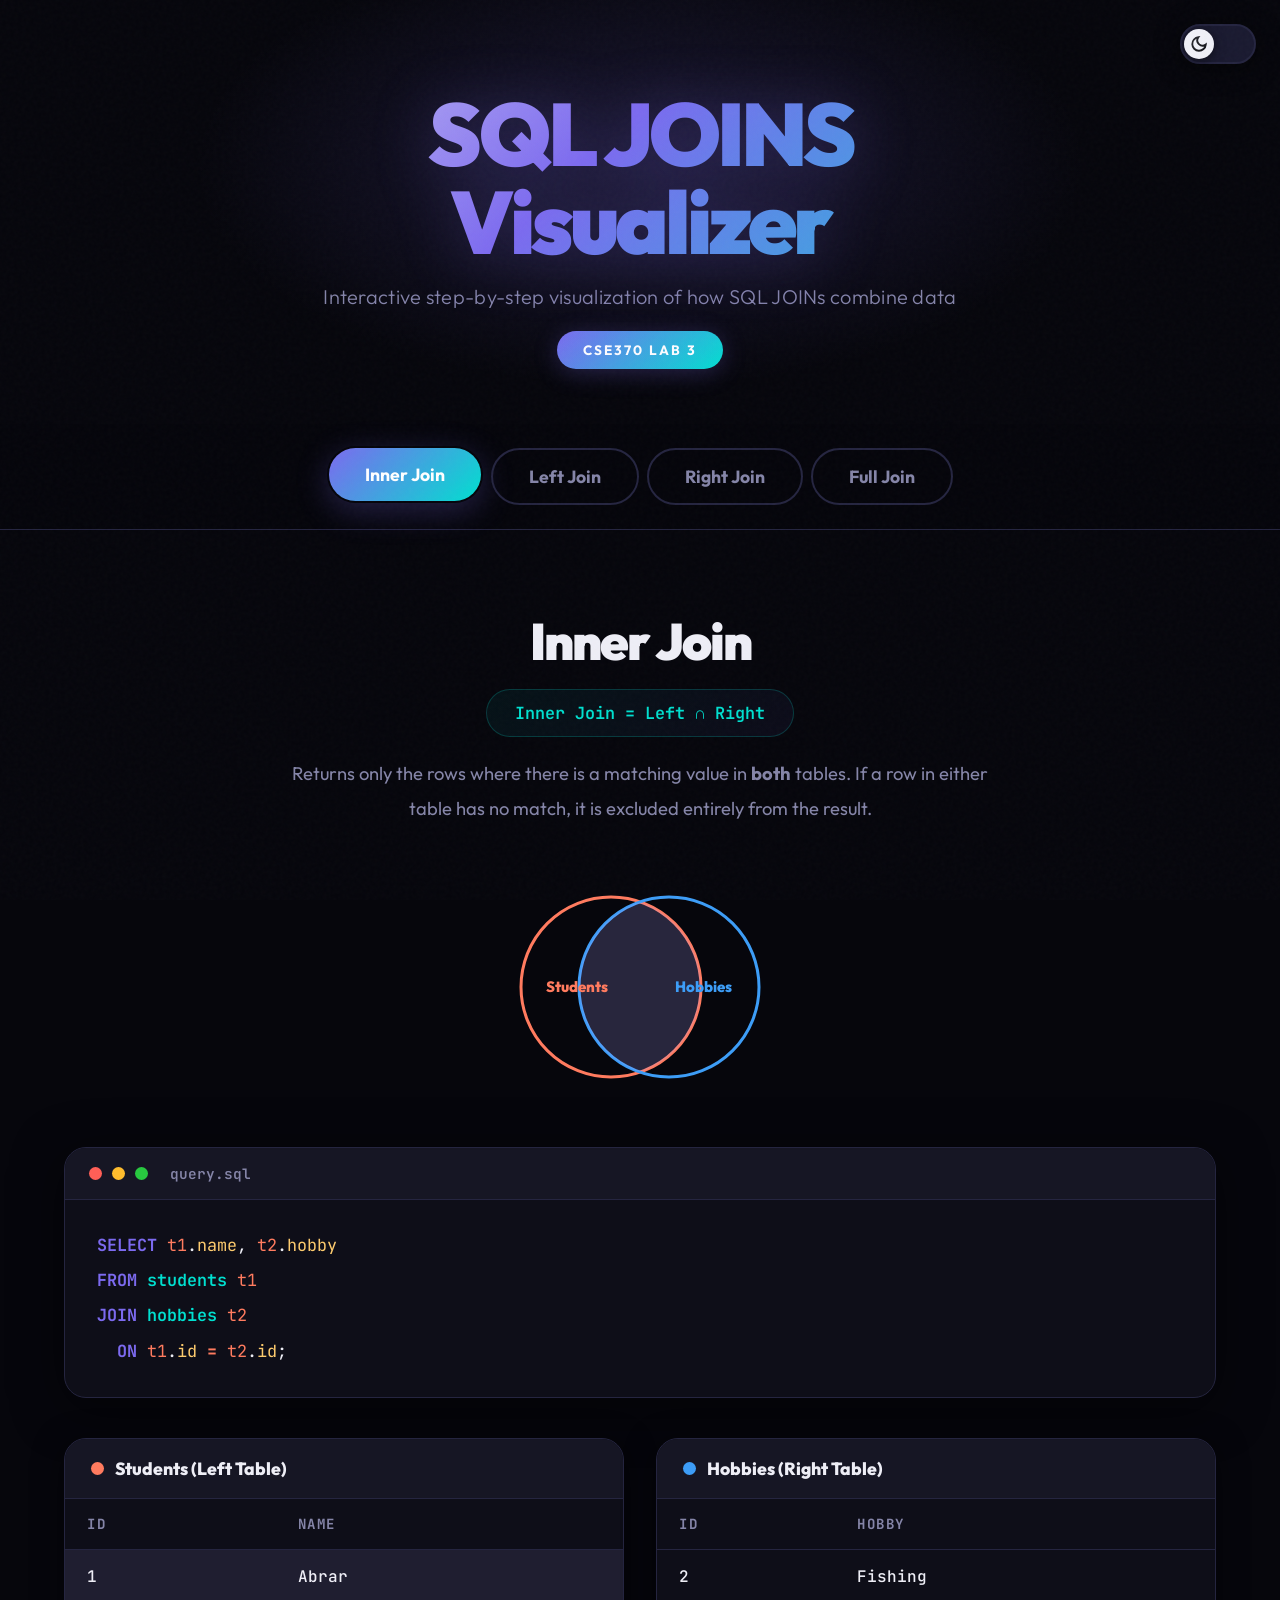
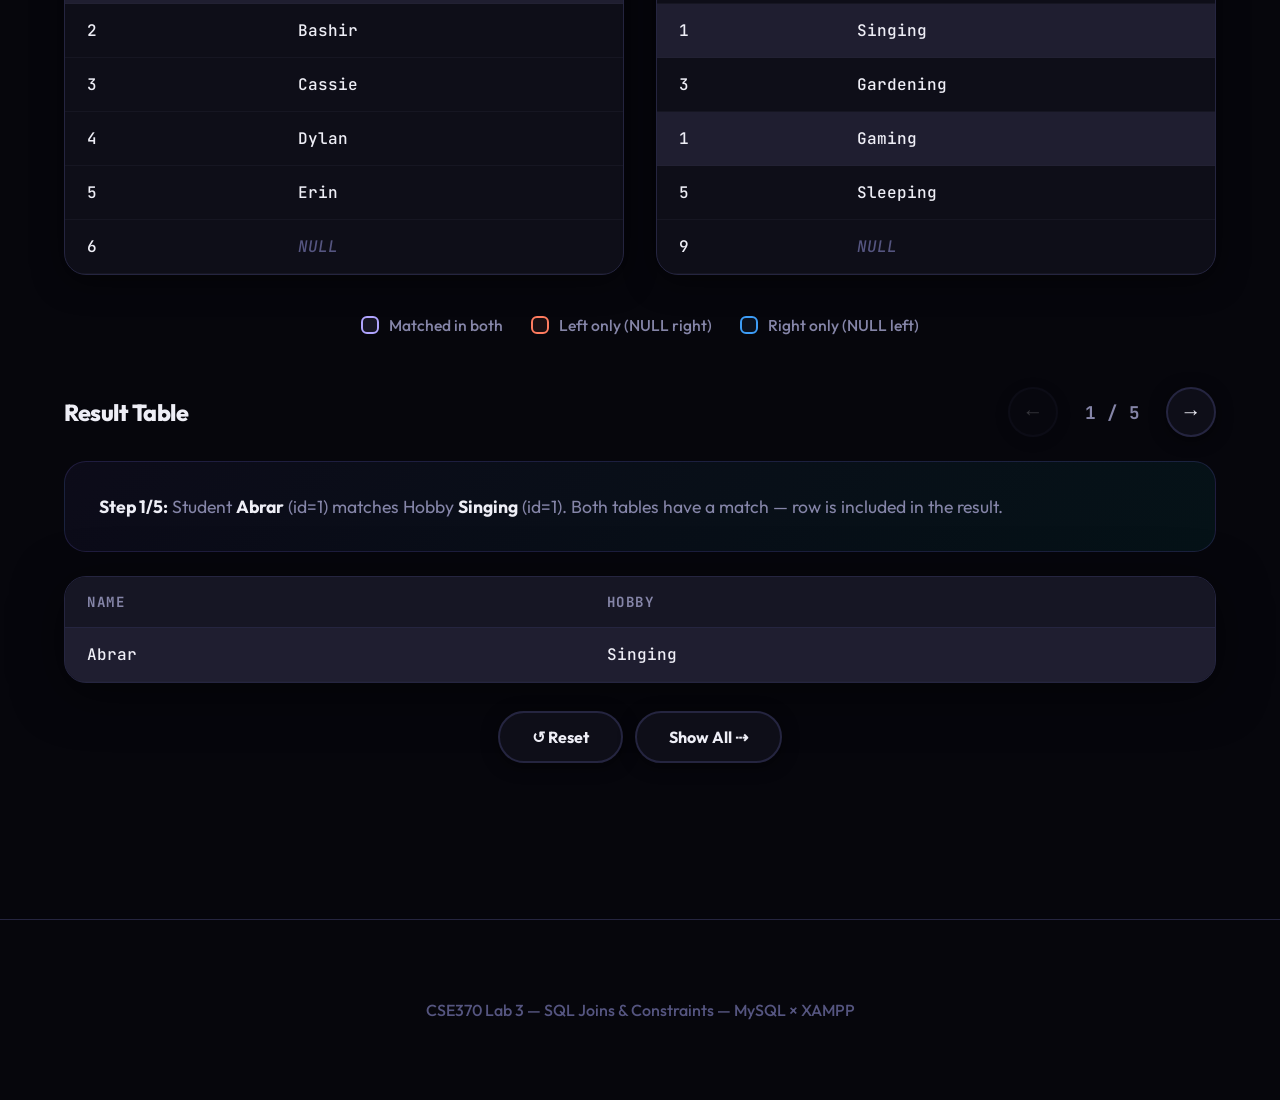
<file: cse370lab3.html>
<!DOCTYPE html>
<html lang="en" data-theme="dark">
<head>
<meta charset="UTF-8">
<meta name="viewport" content="width=device-width, initial-scale=1.0">
<title>SQL JOINS Visualizer</title>
<link href="https://fonts.googleapis.com/css2?family=JetBrains+Mono:wght@400;600;700;800&family=Outfit:wght@300;400;600;700;800;900&display=swap" rel="stylesheet">
<style>
*{margin:0;padding:0;box-sizing:border-box}

[data-theme="dark"]{
--bg:#06060c;--surface:#0e0e18;--surface2:#161624;--border:#252540;
--text:#eeeef6;--muted:#8585a8;--accent:#7c6aef;--accent2:#00e0d0;
--left:#ff7b5f;--right:#3d9df7;--both:#b0a4ff;--null-c:#555580;
--glow:rgba(124,106,239,0.25);--shadow:rgba(0,0,0,0.5);
--card-bg:rgba(14,14,24,0.7);--code-bg:#0c0c16;
--toggle-bg:#1a1a30;--toggle-knob:#eeeef6;
--venn-left-fill:rgba(255,123,95,0.18);--venn-right-fill:rgba(61,157,247,0.18);--venn-both-fill:rgba(176,164,255,0.2);
--row-left:rgba(255,123,95,0.08);--row-right:rgba(61,157,247,0.08);--row-both:rgba(176,164,255,0.1);
}
[data-theme="light"]{
--bg:#f4f3f9;--surface:#ffffff;--surface2:#eeedf5;--border:#d8d6e3;
--text:#1a1a2e;--muted:#6b6b8a;--accent:#6548e8;--accent2:#00a89e;
--left:#e05a3a;--right:#1a7ad9;--both:#6548e8;--null-c:#9999b0;
--glow:rgba(101,72,232,0.15);--shadow:rgba(100,100,140,0.12);
--card-bg:rgba(255,255,255,0.85);--code-bg:#f8f7fd;
--toggle-bg:#d8d6e3;--toggle-knob:#1a1a2e;
--venn-left-fill:rgba(224,90,58,0.15);--venn-right-fill:rgba(26,122,217,0.15);--venn-both-fill:rgba(101,72,232,0.15);
--row-left:rgba(224,90,58,0.07);--row-right:rgba(26,122,217,0.07);--row-both:rgba(101,72,232,0.08);
}

html{scroll-behavior:smooth}
body{background:var(--bg);color:var(--text);font-family:'Outfit',sans-serif;min-height:100vh;overflow-x:hidden;transition:background .5s,color .4s}

.grain{position:fixed;top:0;left:0;width:100%;height:100%;pointer-events:none;z-index:9999;opacity:.025;
background-image:url("data:image/svg+xml,%3Csvg viewBox='0 0 256 256' xmlns='http://www.w3.org/2000/svg'%3E%3Cfilter id='noise'%3E%3CfeTurbulence type='fractalNoise' baseFrequency='0.9' numOctaves='4' stitchTiles='stitch'/%3E%3C/filter%3E%3Crect width='100%25' height='100%25' filter='url(%23noise)'/%3E%3C/svg%3E")}

.theme-toggle{position:fixed;top:24px;right:24px;z-index:1000;cursor:pointer;
width:76px;height:40px;border-radius:100px;background:var(--toggle-bg);border:2px solid var(--border);
display:flex;align-items:center;padding:3px;transition:all .4s ease;box-shadow:0 4px 24px var(--shadow)}
.theme-toggle:hover{transform:scale(1.1);box-shadow:0 8px 36px var(--glow)}
.theme-toggle:active{transform:scale(0.94)}
.toggle-track{position:relative;width:100%;height:100%;display:flex;align-items:center}
.toggle-knob{width:30px;height:30px;border-radius:50%;
transition:all .5s cubic-bezier(0.68,-0.55,0.27,1.55);display:flex;align-items:center;justify-content:center;
position:absolute;left:2px}
[data-theme="dark"] .toggle-knob{left:2px}
[data-theme="light"] .toggle-knob{left:calc(100% - 32px)}
.toggle-sun,.toggle-moon{position:absolute;transition:all .4s ease}
[data-theme="dark"] .toggle-sun{opacity:0;transform:rotate(-90deg) scale(0.5)}
[data-theme="dark"] .toggle-moon{opacity:1;transform:rotate(0) scale(1)}
[data-theme="light"] .toggle-sun{opacity:1;transform:rotate(0) scale(1)}
[data-theme="light"] .toggle-moon{opacity:0;transform:rotate(90deg) scale(0.5)}
.toggle-bg-icons{display:flex;justify-content:space-between;align-items:center;width:100%;padding:0 8px;pointer-events:none}
.toggle-bg-icons svg{width:16px;height:16px;opacity:.35}
[data-theme="dark"] .toggle-bg-icons .tbi-moon{opacity:0}
[data-theme="light"] .toggle-bg-icons .tbi-sun{opacity:0}
.toggle-glow-ring{position:absolute;inset:-8px;border-radius:100px;
background:radial-gradient(ellipse at center,var(--glow),transparent 70%);opacity:0;transition:opacity .3s;pointer-events:none}
.theme-toggle:hover .toggle-glow-ring{opacity:1}

.toggle-knob-inner{width:30px;height:30px;border-radius:50%;background:var(--toggle-knob);
display:flex;align-items:center;justify-content:center;box-shadow:0 2px 12px var(--shadow);position:relative;overflow:hidden}
.toggle-knob-inner::after{content:'';position:absolute;inset:0;border-radius:50%;
background:linear-gradient(135deg,rgba(255,255,255,0.2),transparent);pointer-events:none}
.knob-icon{width:18px;height:18px;position:absolute;transition:all .4s ease}
[data-theme="dark"] .knob-sun{opacity:0;transform:rotate(-90deg) scale(0)}
[data-theme="dark"] .knob-moon{opacity:1;transform:rotate(0) scale(1);color:var(--bg)}
[data-theme="light"] .knob-sun{opacity:1;transform:rotate(0) scale(1);color:var(--bg)}
[data-theme="light"] .knob-moon{opacity:0;transform:rotate(90deg) scale(0)}

header{text-align:center;padding:90px 20px 55px;position:relative}
header::before{content:'';position:absolute;top:-60px;left:50%;transform:translateX(-50%);width:900px;height:450px;
background:radial-gradient(ellipse,var(--glow),transparent 70%);pointer-events:none;opacity:.7}
header h1{font-size:clamp(3rem,7vw,5.5rem);font-weight:900;letter-spacing:-4px;line-height:1;
background:linear-gradient(135deg,var(--text) 0%,var(--accent) 45%,var(--accent2) 100%);
-webkit-background-clip:text;-webkit-text-fill-color:transparent;background-clip:text;margin-bottom:18px;
filter:drop-shadow(0 4px 30px var(--glow))}
header p{color:var(--muted);font-size:1.25rem;font-weight:300;letter-spacing:.3px}
header .badge{display:inline-block;margin-top:22px;padding:10px 26px;border-radius:100px;
font-size:.85rem;font-weight:700;letter-spacing:2px;text-transform:uppercase;
background:linear-gradient(135deg,var(--accent),var(--accent2));color:#fff;
box-shadow:0 4px 24px var(--glow)}

.nav-tabs{display:flex;justify-content:center;gap:8px;padding:24px 20px;flex-wrap:wrap;position:sticky;top:0;z-index:100;
border-bottom:1px solid var(--border);transition:background .5s}
[data-theme="light"] .nav-tabs{background:rgba(244,243,249,0.92);backdrop-filter:blur(20px)}
[data-theme="dark"] .nav-tabs{background:rgba(6,6,12,0.88);backdrop-filter:blur(20px)}
.nav-tab{padding:15px 36px;border:2px solid var(--border);border-radius:100px;background:transparent;color:var(--muted);
font-family:'Outfit',sans-serif;font-size:1.1rem;font-weight:700;cursor:pointer;transition:all .3s ease;position:relative;overflow:hidden}
.nav-tab::before{content:'';position:absolute;inset:0;background:linear-gradient(135deg,var(--accent),var(--accent2));opacity:0;transition:opacity .3s}
.nav-tab:hover{border-color:var(--accent);color:var(--text);transform:translateY(-2px);box-shadow:0 6px 28px var(--glow)}
.nav-tab.active{border-color:transparent;color:#fff;transform:translateY(-2px);box-shadow:0 8px 32px var(--glow)}
.nav-tab.active::before{opacity:1}
.nav-tab span{position:relative;z-index:1}

.container{max-width:1200px;margin:0 auto;padding:24px}

.join-section{display:none;animation:fadeUp .5s ease}
.join-section.active{display:block}
@keyframes fadeUp{from{opacity:0;transform:translateY(24px)}to{opacity:1;transform:translateY(0)}}

.section-header{text-align:center;margin:55px 0 40px}
.section-header h2{font-size:clamp(2.2rem,4.5vw,3.2rem);font-weight:900;letter-spacing:-2px}
.section-header .formula{font-family:'JetBrains Mono',monospace;font-size:1.05rem;font-weight:600;color:var(--accent2);
padding:12px 28px;background:linear-gradient(135deg,rgba(0,224,208,0.06),rgba(124,106,239,0.06));
border:1px solid rgba(0,224,208,0.2);border-radius:100px;display:inline-block;margin-top:16px}
.section-header p.desc{color:var(--muted);margin-top:20px;max-width:720px;margin-left:auto;margin-right:auto;line-height:1.9;font-size:1.15rem}

.sql-box{margin:40px 0;background:var(--surface);border:1px solid var(--border);border-radius:22px;overflow:hidden;
box-shadow:0 10px 50px var(--shadow);transition:background .4s,border-color .4s}
.sql-box-header{padding:16px 24px;border-bottom:1px solid var(--border);display:flex;align-items:center;gap:10px;background:var(--surface2);transition:background .4s}
.sql-box-header .circle{width:13px;height:13px;border-radius:50%}
.sql-box-header .circle:nth-child(1){background:#ff5f57}
.sql-box-header .circle:nth-child(2){background:#febc2e}
.sql-box-header .circle:nth-child(3){background:#28c840}
.sql-box-header span{margin-left:12px;font-size:.9rem;color:var(--muted);font-family:'JetBrains Mono',monospace;font-weight:600}
.sql-box pre{padding:28px 32px;font-family:'JetBrains Mono',monospace;font-size:1.05rem;line-height:2.1;overflow-x:auto;color:var(--text);transition:color .4s}
.sql-box pre .kw{color:var(--accent);font-weight:700}
.sql-box pre .tbl{color:var(--accent2);font-weight:600}
.sql-box pre .col{color:#fdcb6e}
.sql-box pre .alias{color:var(--left)}
.sql-box pre .op{color:var(--left);font-weight:700}

.tables-area{display:grid;grid-template-columns:1fr 1fr;gap:32px;margin:40px 0}
@media(max-width:720px){.tables-area{grid-template-columns:1fr}}
.data-table-wrap{background:var(--surface);border:1px solid var(--border);border-radius:22px;overflow:hidden;
box-shadow:0 6px 30px var(--shadow);transition:all .4s}
.data-table-wrap .table-title{padding:18px 26px;font-weight:800;font-size:1.1rem;border-bottom:1px solid var(--border);
display:flex;align-items:center;gap:11px;background:var(--surface2);transition:background .4s}
.table-title .dot{width:13px;height:13px;border-radius:50%}
.table-title .dot.left{background:var(--left)}
.table-title .dot.right{background:var(--right)}
table{width:100%;border-collapse:collapse;font-family:'JetBrains Mono',monospace;font-size:1rem}
th{padding:16px 22px;text-align:left;color:var(--muted);font-weight:700;border-bottom:1px solid var(--border);font-size:.88rem;text-transform:uppercase;letter-spacing:1.5px}
td{padding:16px 22px;border-bottom:1px solid rgba(42,42,58,0.3);font-weight:500;transition:background .3s;font-size:1rem}
tr.highlight-left td{background:var(--row-left)}
tr.highlight-right td{background:var(--row-right)}
tr.highlight-both td{background:var(--row-both)}
span.null-val{color:var(--null-c);font-style:italic}

.result-area{margin:52px 0}
.result-header{display:flex;align-items:center;justify-content:space-between;margin-bottom:22px;flex-wrap:wrap;gap:16px}
.result-header h3{font-size:1.45rem;font-weight:800;letter-spacing:-.5px}
.step-controls{display:flex;align-items:center;gap:14px}
.step-btn{width:50px;height:50px;border-radius:50%;border:2px solid var(--border);background:var(--surface);
color:var(--text);font-size:1.3rem;cursor:pointer;display:flex;align-items:center;justify-content:center;
transition:all .25s;box-shadow:0 3px 16px var(--shadow)}
.step-btn:hover:not(:disabled){background:var(--accent);border-color:var(--accent);color:#fff;transform:scale(1.15);box-shadow:0 8px 30px var(--glow)}
.step-btn:active:not(:disabled){transform:scale(0.93)}
.step-btn:disabled{opacity:.2;cursor:not-allowed}
.step-indicator{font-family:'JetBrains Mono',monospace;font-size:1.1rem;font-weight:700;color:var(--muted);min-width:80px;text-align:center}

.result-table-wrap{background:var(--surface);border:1px solid var(--border);border-radius:22px;overflow:hidden;
box-shadow:0 10px 50px var(--shadow);transition:all .4s}
.result-table-wrap th{background:var(--surface2)}
.result-table-wrap tr.row-entering{animation:rowSlide .45s ease}
@keyframes rowSlide{from{opacity:0;transform:translateX(-16px)}to{opacity:1;transform:translateX(0)}}

.explanation-card{background:linear-gradient(135deg,rgba(124,106,239,0.06),rgba(0,224,208,0.06));
border:1px solid rgba(124,106,239,0.18);border-radius:22px;padding:28px 34px;margin:24px 0;
line-height:1.9;color:var(--muted);font-size:1.1rem;transition:all .4s}
.explanation-card strong{color:var(--text)}

.legend{display:flex;gap:28px;justify-content:center;flex-wrap:wrap;margin:28px 0}
.legend-item{display:flex;align-items:center;gap:10px;font-size:.98rem;font-weight:500;color:var(--muted)}
.legend-dot{width:18px;height:18px;border-radius:6px}

.action-btns{display:flex;justify-content:center;gap:12px;margin-top:28px}
.action-btn{border-radius:100px;padding:14px 32px;font-size:1rem;font-family:'Outfit',sans-serif;font-weight:700;
border:2px solid var(--border);background:var(--surface);color:var(--text);cursor:pointer;
transition:all .25s;box-shadow:0 3px 16px var(--shadow)}
.action-btn:hover{border-color:var(--accent);color:var(--accent);transform:translateY(-3px);box-shadow:0 8px 30px var(--glow)}
.action-btn:active{transform:scale(0.95)}

footer{text-align:center;padding:80px 20px;color:var(--null-c);font-size:1rem;border-top:1px solid var(--border);margin-top:80px;font-weight:500}
</style>
</head>
<body>
<div class="grain"></div>

<div class="theme-toggle" id="themeToggle" title="Toggle light/dark mode">
  <div class="toggle-glow-ring"></div>
  <div class="toggle-bg-icons">
    <svg class="tbi-sun" viewBox="0 0 24 24" fill="none" stroke="var(--muted)" stroke-width="2" stroke-linecap="round">
      <circle cx="12" cy="12" r="5"/><line x1="12" y1="1" x2="12" y2="3"/><line x1="12" y1="21" x2="12" y2="23"/>
      <line x1="4.22" y1="4.22" x2="5.64" y2="5.64"/><line x1="18.36" y1="18.36" x2="19.78" y2="19.78"/>
      <line x1="1" y1="12" x2="3" y2="12"/><line x1="21" y1="12" x2="23" y2="12"/>
      <line x1="4.22" y1="19.78" x2="5.64" y2="18.36"/><line x1="18.36" y1="5.64" x2="19.78" y2="4.22"/>
    </svg>
    <svg class="tbi-moon" viewBox="0 0 24 24" fill="none" stroke="var(--muted)" stroke-width="2" stroke-linecap="round">
      <path d="M21 12.79A9 9 0 1 1 11.21 3 7 7 0 0 0 21 12.79z"/>
    </svg>
  </div>
  <div class="toggle-knob">
    <div class="toggle-knob-inner">
      <svg class="knob-icon knob-sun" viewBox="0 0 24 24" fill="none" stroke="currentColor" stroke-width="2.5" stroke-linecap="round">
        <circle cx="12" cy="12" r="5"/><line x1="12" y1="1" x2="12" y2="3"/><line x1="12" y1="21" x2="12" y2="23"/>
        <line x1="4.22" y1="4.22" x2="5.64" y2="5.64"/><line x1="18.36" y1="18.36" x2="19.78" y2="19.78"/>
        <line x1="1" y1="12" x2="3" y2="12"/><line x1="21" y1="12" x2="23" y2="12"/>
        <line x1="4.22" y1="19.78" x2="5.64" y2="18.36"/><line x1="18.36" y1="5.64" x2="19.78" y2="4.22"/>
      </svg>
      <svg class="knob-icon knob-moon" viewBox="0 0 24 24" fill="none" stroke="currentColor" stroke-width="2.5" stroke-linecap="round">
        <path d="M21 12.79A9 9 0 1 1 11.21 3 7 7 0 0 0 21 12.79z"/>
      </svg>
    </div>
  </div>
</div>

<header>
<h1>SQL JOINS<br>Visualizer</h1>
<p>Interactive step-by-step visualization of how SQL JOINs combine data</p>
<div class="badge">CSE370 Lab 3</div>
</header>

<nav class="nav-tabs" id="navTabs"></nav>

<div class="container" id="app"></div>

<footer>CSE370 Lab 3 &mdash; SQL Joins &amp; Constraints &mdash; MySQL &times; XAMPP</footer>

<script>
document.getElementById('themeToggle').addEventListener('click',()=>{
  const html=document.documentElement;
  html.setAttribute('data-theme',html.getAttribute('data-theme')==='dark'?'light':'dark');
});

const studentsData=[
  {id:1,name:'Abrar'},{id:2,name:'Bashir'},{id:3,name:'Cassie'},
  {id:4,name:'Dylan'},{id:5,name:'Erin'},{id:6,name:null}
];
const hobbiesData=[
  {id:2,hobby:'Fishing'},{id:1,hobby:'Singing'},{id:3,hobby:'Gardening'},
  {id:1,hobby:'Gaming'},{id:5,hobby:'Sleeping'},{id:9,hobby:null}
];

const joinTypes=[
  {
    key:'inner',label:'Inner Join',
    formula:'Inner Join = Left ∩ Right',
    desc:'Returns only the rows where there is a matching value in <strong>both</strong> tables. If a row in either table has no match, it is excluded entirely from the result.',
    venn:'intersection',
    compute(){
      const r=[];
      studentsData.forEach(s=>{hobbiesData.forEach(h=>{if(s.id===h.id)r.push({id:s.id,name:s.name,hobby:h.hobby,type:'both'})})});
      return r;
    },
    sql:'<span class="kw">SELECT</span> <span class="alias">t1</span>.<span class="col">name</span>, <span class="alias">t2</span>.<span class="col">hobby</span>\n<span class="kw">FROM</span> <span class="tbl">students</span> <span class="alias">t1</span>\n<span class="kw">JOIN</span> <span class="tbl">hobbies</span> <span class="alias">t2</span>\n  <span class="kw">ON</span> <span class="alias">t1</span>.<span class="col">id</span> <span class="op">=</span> <span class="alias">t2</span>.<span class="col">id</span>;'
  },
  {
    key:'left',label:'Left Join',
    formula:'Left Join = Left ∪ (Left ∩ Right)',
    desc:'Returns <strong>all rows</strong> from the left table, and matching rows from the right table. If no match exists on the right, those columns are filled with <strong>NULL</strong>.',
    venn:'left',
    compute(){
      const r=[];
      studentsData.forEach(s=>{let m=false;hobbiesData.forEach(h=>{if(s.id===h.id){r.push({id:s.id,name:s.name,hobby:h.hobby,type:'both'});m=true}});if(!m)r.push({id:s.id,name:s.name,hobby:null,type:'left-only'})});
      return r;
    },
    sql:'<span class="kw">SELECT</span> <span class="alias">t1</span>.<span class="col">name</span>, <span class="alias">t2</span>.<span class="col">hobby</span>\n<span class="kw">FROM</span> <span class="tbl">students</span> <span class="alias">t1</span>\n<span class="kw">LEFT JOIN</span> <span class="tbl">hobbies</span> <span class="alias">t2</span>\n  <span class="kw">ON</span> <span class="alias">t1</span>.<span class="col">id</span> <span class="op">=</span> <span class="alias">t2</span>.<span class="col">id</span>;'
  },
  {
    key:'right',label:'Right Join',
    formula:'Right Join = Right ∪ (Left ∩ Right)',
    desc:'Returns <strong>all rows</strong> from the right table, and matching rows from the left table. If no match exists on the left, those columns are filled with <strong>NULL</strong>.',
    venn:'right',
    compute(){
      const r=[];
      hobbiesData.forEach(h=>{let m=false;studentsData.forEach(s=>{if(s.id===h.id){r.push({id:h.id,name:s.name,hobby:h.hobby,type:'both'});m=true}});if(!m)r.push({id:h.id,name:null,hobby:h.hobby,type:'right-only'})});
      return r;
    },
    sql:'<span class="kw">SELECT</span> <span class="alias">t1</span>.<span class="col">name</span>, <span class="alias">t2</span>.<span class="col">hobby</span>\n<span class="kw">FROM</span> <span class="tbl">students</span> <span class="alias">t1</span>\n<span class="kw">RIGHT JOIN</span> <span class="tbl">hobbies</span> <span class="alias">t2</span>\n  <span class="kw">ON</span> <span class="alias">t1</span>.<span class="col">id</span> <span class="op">=</span> <span class="alias">t2</span>.<span class="col">id</span>;'
  },
  {
    key:'full',label:'Full Join',
    formula:'Full Join = Left ∪ Right',
    desc:'Returns <strong>all rows</strong> from both tables. Matching rows are combined; unmatched rows from either side get <strong>NULL</strong> for the missing columns.',
    venn:'full',
    compute(){
      const r=[],mr=new Set();
      studentsData.forEach(s=>{let m=false;hobbiesData.forEach((h,i)=>{if(s.id===h.id){r.push({id:s.id,name:s.name,hobby:h.hobby,type:'both'});m=true;mr.add(i)}});if(!m)r.push({id:s.id,name:s.name,hobby:null,type:'left-only'})});
      hobbiesData.forEach((h,i)=>{if(!mr.has(i))r.push({id:h.id,name:null,hobby:h.hobby,type:'right-only'})});
      return r;
    },
    sql:'<span class="kw">SELECT</span> <span class="alias">t1</span>.<span class="col">name</span>, <span class="alias">t2</span>.<span class="col">hobby</span>\n<span class="kw">FROM</span> <span class="tbl">students</span> <span class="alias">t1</span>\n<span class="kw">LEFT JOIN</span> <span class="tbl">hobbies</span> <span class="alias">t2</span>\n  <span class="kw">ON</span> <span class="alias">t1</span>.<span class="col">id</span> <span class="op">=</span> <span class="alias">t2</span>.<span class="col">id</span>\n<span class="kw">UNION</span>\n<span class="kw">SELECT</span> <span class="alias">t1</span>.<span class="col">name</span>, <span class="alias">t2</span>.<span class="col">hobby</span>\n<span class="kw">FROM</span> <span class="tbl">students</span> <span class="alias">t1</span>\n<span class="kw">RIGHT JOIN</span> <span class="tbl">hobbies</span> <span class="alias">t2</span>\n  <span class="kw">ON</span> <span class="alias">t1</span>.<span class="col">id</span> <span class="op">=</span> <span class="alias">t2</span>.<span class="col">id</span>;'
  }
];

const state={activeTab:0,steps:{}};
joinTypes.forEach((_,i)=>{state.steps[i]=0});

function val(v){return v===null||v===undefined?'<span class="null-val">NULL</span>':v}
function valP(v){return v===null||v===undefined?'NULL':v}

function renderNav(){
  document.getElementById('navTabs').innerHTML=joinTypes.map((j,i)=>
    `<button class="nav-tab${i===state.activeTab?' active':''}" onclick="switchTab(${i})"><span>${j.label}</span></button>`
  ).join('');
}

function vennSVG(type){
  const w=420,h=240,cx=w/2,r=90,gap=58;
  const lf=type==='left'||type==='full'?'var(--venn-left-fill)':'none';
  const rf=type==='right'||type==='full'?'var(--venn-right-fill)':'none';
  return `<svg width="${w}" height="${h}" viewBox="0 0 ${w} ${h}" style="max-width:100%">
    <defs><clipPath id="cL-${type}"><circle cx="${cx-gap/2}" cy="${h/2}" r="${r}"/></clipPath></defs>
    <circle cx="${cx-gap/2}" cy="${h/2}" r="${r}" fill="${lf}" stroke="var(--left)" stroke-width="3"/>
    <circle cx="${cx+gap/2}" cy="${h/2}" r="${r}" fill="${rf}" stroke="var(--right)" stroke-width="3"/>
    <circle cx="${cx+gap/2}" cy="${h/2}" r="${r}" fill="var(--venn-both-fill)" clip-path="url(#cL-${type})" stroke="none"/>
    <text x="${cx-gap/2-34}" y="${h/2+5}" fill="var(--left)" font-family="Outfit" font-weight="800" font-size="15" text-anchor="middle">Students</text>
    <text x="${cx+gap/2+34}" y="${h/2+5}" fill="var(--right)" font-family="Outfit" font-weight="800" font-size="15" text-anchor="middle">Hobbies</text>
  </svg>`;
}

function hlClass(t){return t==='both'?'highlight-both':t==='left-only'?'highlight-left':t==='right-only'?'highlight-right':''}

function stepExp(j,row,n,tot){
  if(row.type==='both')
    return `<strong>Step ${n}/${tot}:</strong> Student <strong>${valP(row.name)}</strong> (id=${row.id}) matches Hobby <strong>${valP(row.hobby)}</strong> (id=${row.id}). Both tables have a match &mdash; row is included in the result.`;
  if(row.type==='left-only')
    return `<strong>Step ${n}/${tot}:</strong> Student <strong>${valP(row.name)}</strong> (id=${row.id}) has <strong>no matching hobby</strong>. In a ${j.label}, unmatched left rows are still included with NULL on the right side.`;
  if(row.type==='right-only')
    return `<strong>Step ${n}/${tot}:</strong> Hobby record (id=${row.id}) has <strong>no matching student</strong>. In a ${j.label}, unmatched right rows are still included with NULL on the left side.`;
  return '';
}

function renderSection(idx){
  const j=joinTypes[idx];
  const rows=j.compute();
  const step=state.steps[idx];
  const vis=rows.slice(0,step+1);
  const tot=rows.length;

  const sH=new Set(),hH=new Set();
  vis.forEach(r=>{
    if(r.type==='both'||r.type==='left-only') sH.add(r.id);
    if(r.type==='both'||r.type==='right-only') hobbiesData.forEach((h,i)=>{if(h.id===r.id)hH.add(i)});
  });

  return `
  <div class="join-section${idx===state.activeTab?' active':''}" id="section-${j.key}">
    <div class="section-header">
      <h2>${j.label}</h2>
      <div class="formula">${j.formula}</div>
      <p class="desc">${j.desc}</p>
    </div>

    <div style="display:flex;justify-content:center;margin:40px 0">${vennSVG(j.venn)}</div>

    <div class="sql-box">
      <div class="sql-box-header"><div class="circle"></div><div class="circle"></div><div class="circle"></div><span>query.sql</span></div>
      <pre>${j.sql}</pre>
    </div>

    <div class="tables-area">
      <div class="data-table-wrap">
        <div class="table-title"><div class="dot left"></div>Students (Left Table)</div>
        <table>
          <thead><tr><th>id</th><th>name</th></tr></thead>
          <tbody>${studentsData.map(s=>{
            const hl=sH.has(s.id);
            const c=hl?(rows.some(r=>r.id===s.id&&r.type==='both')?'highlight-both':'highlight-left'):'';
            return `<tr class="${c}"><td>${s.id}</td><td>${val(s.name)}</td></tr>`}).join('')}
          </tbody>
        </table>
      </div>
      <div class="data-table-wrap">
        <div class="table-title"><div class="dot right"></div>Hobbies (Right Table)</div>
        <table>
          <thead><tr><th>id</th><th>hobby</th></tr></thead>
          <tbody>${hobbiesData.map((h,i)=>{
            const hl=hH.has(i);
            const c=hl?(rows.some(r=>r.id===h.id&&r.type==='both')?'highlight-both':'highlight-right'):'';
            return `<tr class="${c}"><td>${h.id}</td><td>${val(h.hobby)}</td></tr>`}).join('')}
          </tbody>
        </table>
      </div>
    </div>

    <div class="legend">
      <div class="legend-item"><div class="legend-dot" style="background:var(--row-both);border:2px solid var(--both)"></div>Matched in both</div>
      <div class="legend-item"><div class="legend-dot" style="background:var(--row-left);border:2px solid var(--left)"></div>Left only (NULL right)</div>
      <div class="legend-item"><div class="legend-dot" style="background:var(--row-right);border:2px solid var(--right)"></div>Right only (NULL left)</div>
    </div>

    <div class="result-area">
      <div class="result-header">
        <h3>Result Table</h3>
        <div class="step-controls">
          <button class="step-btn" onclick="prevStep(${idx})" ${step<=0?'disabled':''}>&#8592;</button>
          <div class="step-indicator">${step+1} / ${tot}</div>
          <button class="step-btn" onclick="nextStep(${idx})" ${step>=tot-1?'disabled':''}>&#8594;</button>
        </div>
      </div>

      <div class="explanation-card">${stepExp(j,rows[step],step+1,tot)}</div>

      <div class="result-table-wrap">
        <table>
          <thead><tr><th>name</th><th>hobby</th></tr></thead>
          <tbody>${vis.map((r,ri)=>{
            const c=hlClass(r.type)+(ri===vis.length-1?' row-entering':'');
            return `<tr class="${c}"><td>${val(r.name)}</td><td>${val(r.hobby)}</td></tr>`}).join('')}
          </tbody>
        </table>
      </div>

      <div class="action-btns">
        <button class="action-btn" onclick="resetSteps(${idx})">&#8634; Reset</button>
        <button class="action-btn" onclick="showAll(${idx})">Show All &#8674;</button>
      </div>
    </div>
  </div>`;
}

function render(){
  renderNav();
  document.getElementById('app').innerHTML=joinTypes.map((_,i)=>renderSection(i)).join('');
}

function switchTab(i){state.activeTab=i;render()}
function nextStep(i){if(state.steps[i]<joinTypes[i].compute().length-1){state.steps[i]++;render()}}
function prevStep(i){if(state.steps[i]>0){state.steps[i]--;render()}}
function resetSteps(i){state.steps[i]=0;render()}
function showAll(i){state.steps[i]=joinTypes[i].compute().length-1;render()}

render();
</script>
</body>
</html>
</file>
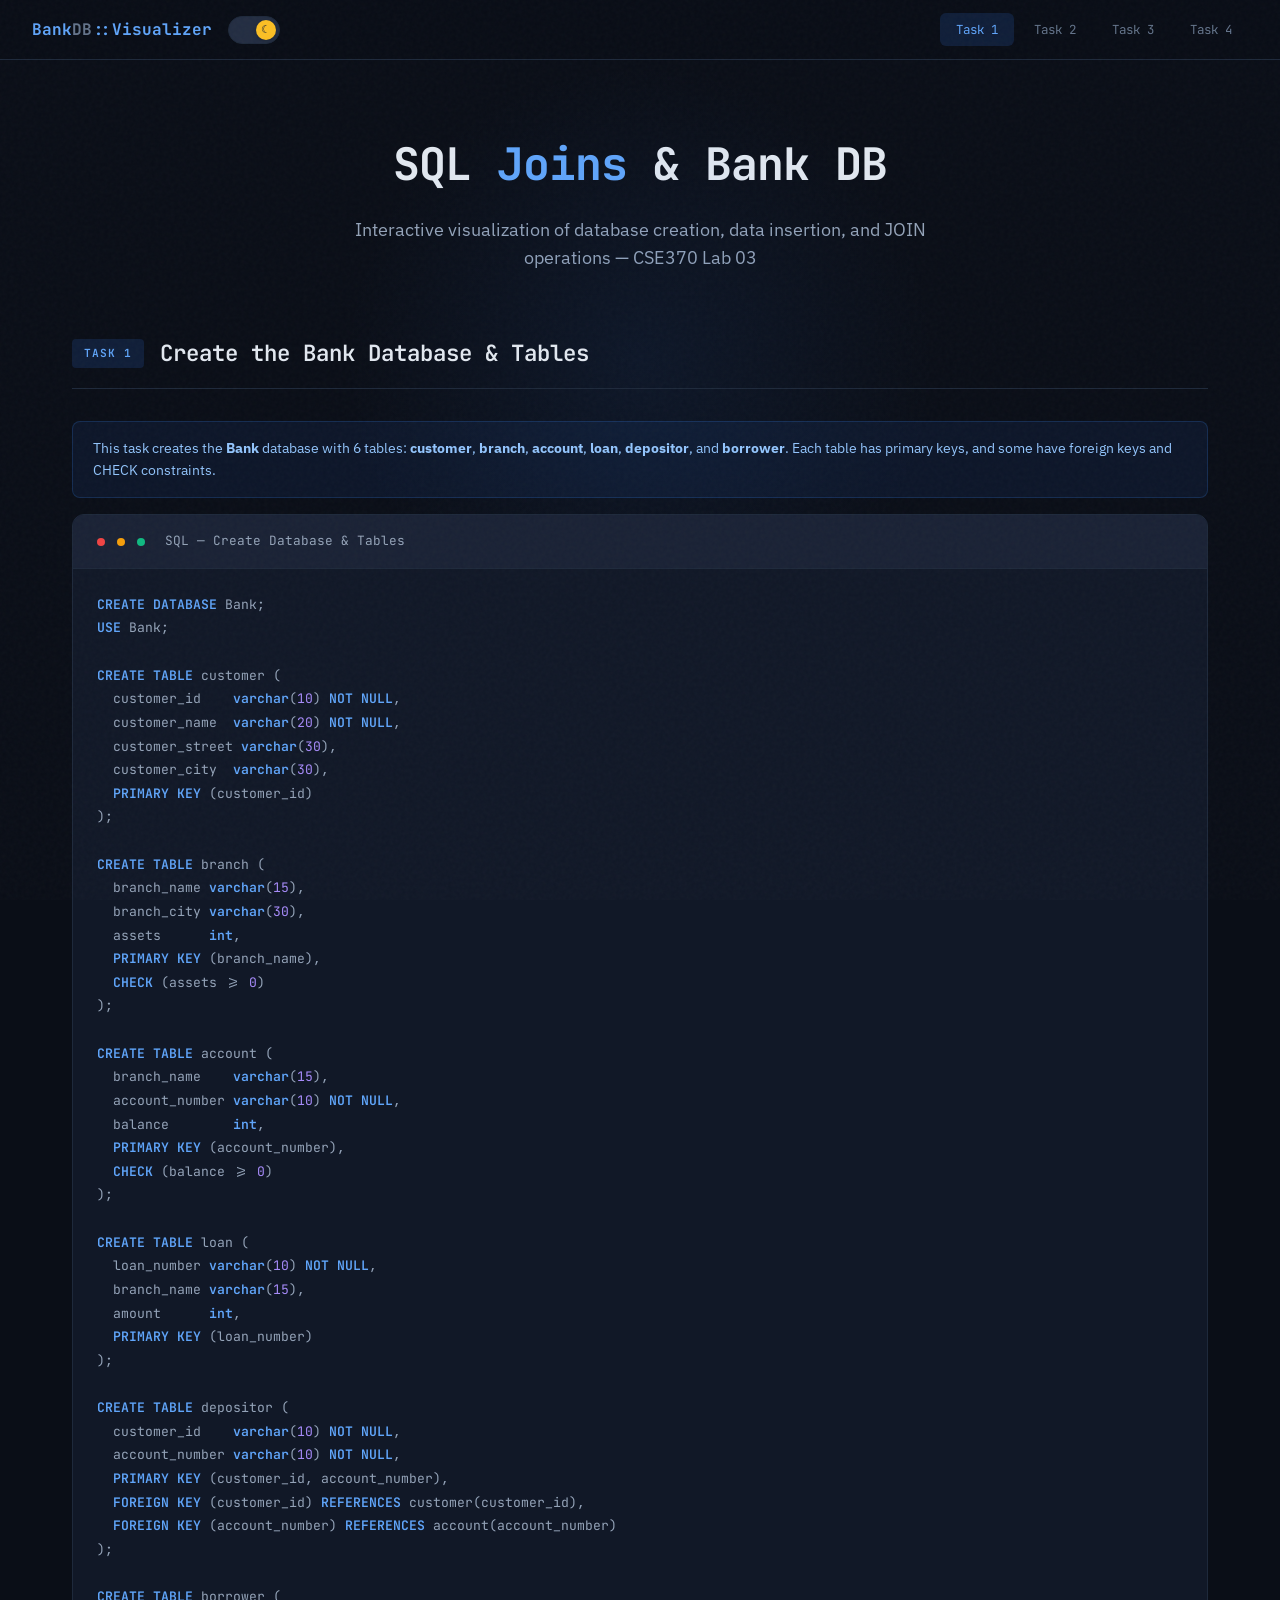
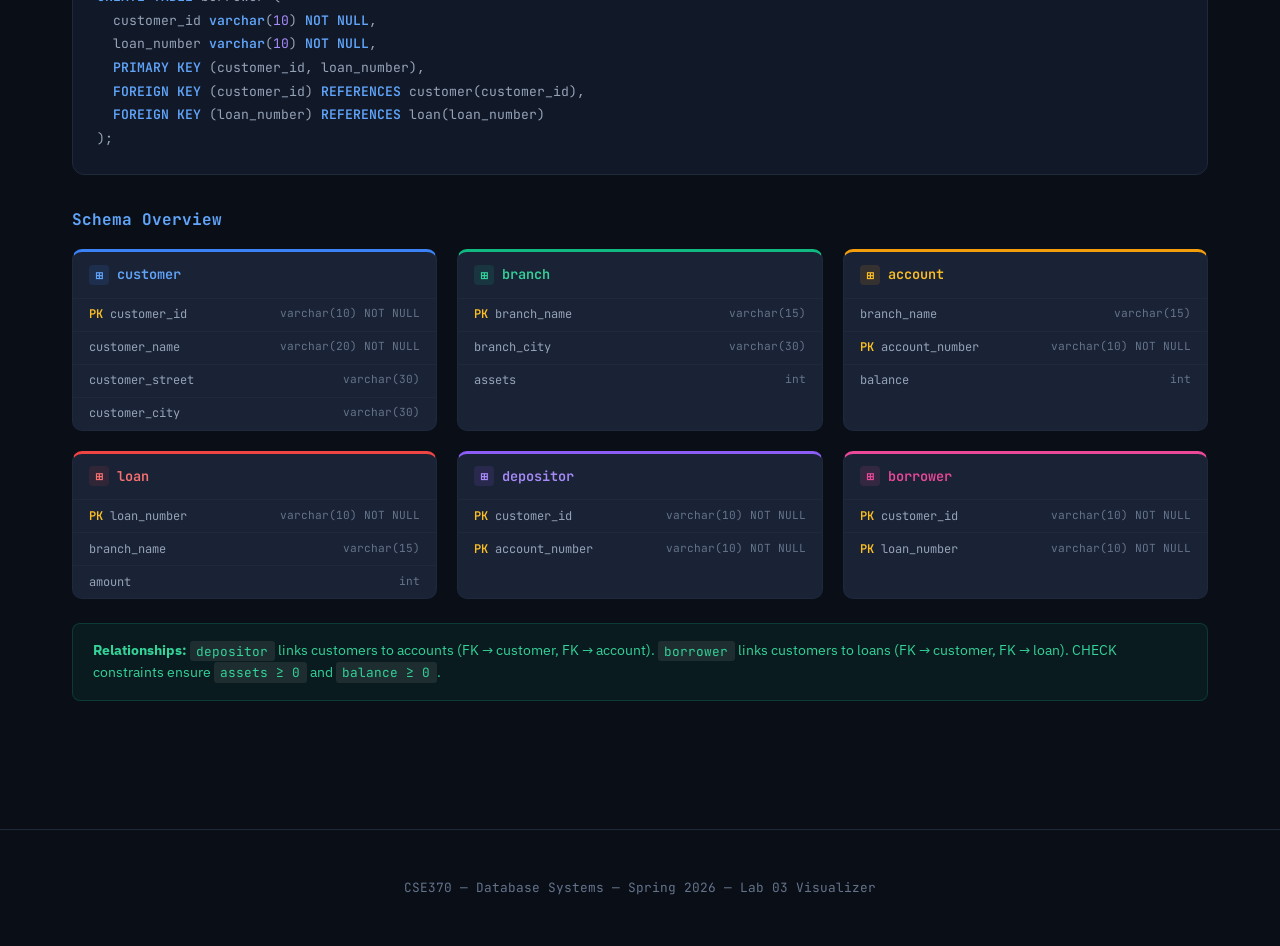
<file: lab3Tasks.html>
<!DOCTYPE html>
<html lang="en" data-theme="dark">
<head>
<meta charset="UTF-8">
<meta name="viewport" content="width=device-width, initial-scale=1.0">
<title>SQL Joins &amp; Bank DB Visualizer — CSE370 Lab 03</title>
<link href="https://fonts.googleapis.com/css2?family=JetBrains+Mono:wght@300;400;500;600;700&family=IBM+Plex+Sans:wght@300;400;500;600&display=swap" rel="stylesheet">
<style>
*{margin:0;padding:0;box-sizing:border-box}

[data-theme="dark"]{
--bg:#0a0e17;--bg2:#111827;--bg3:#1a2235;--bg4:#232d42;
--accent:#3b82f6;--accent2:#60a5fa;--accent3:#93c5fd;
--green:#10b981;--green2:#34d399;
--orange:#f59e0b;--orange2:#fbbf24;
--red:#ef4444;--red2:#f87171;
--purple:#8b5cf6;--purple2:#a78bfa;
--pink:#ec4899;
--text:#e2e8f0;--text2:#94a3b8;--text3:#64748b;
--border:#1e293b;--border2:#334155;
--nav-bg:rgba(10,14,23,0.88);
--card-shadow:none;
--table-hover:rgba(59,130,246,0.05);
--hl-blue:rgba(59,130,246,0.12);
--hl-green:rgba(16,185,129,0.12);
--hl-orange:rgba(245,158,11,0.12);
--hl-purple:rgba(139,92,246,0.12);
--hl-red:rgba(239,68,68,0.1);
--info-bg:rgba(59,130,246,0.08);--info-border:rgba(59,130,246,0.2);--info-text:#93c5fd;
--warn-bg:rgba(245,158,11,0.08);--warn-border:rgba(245,158,11,0.2);--warn-text:#fbbf24;
--success-bg:rgba(16,185,129,0.08);--success-border:rgba(16,185,129,0.2);--success-text:#34d399;
--btn-active-bg:rgba(59,130,246,0.15);
--grain-opacity:.03;
--sql-kw:#60a5fa;--sql-str:#34d399;--sql-num:#a78bfa;--sql-cm:#64748b;
--flow-bg:#111827;
--code-inline-bg:rgba(255,255,255,0.08);
--toggle-track:#232d42;--toggle-knob:#fbbf24;
--hero-glow:rgba(59,130,246,0.08);
--th-color:#93c5fd;
}

[data-theme="light"]{
--bg:#f1f5f9;--bg2:#ffffff;--bg3:#f8fafc;--bg4:#e2e8f0;
--accent:#2563eb;--accent2:#1d4ed8;--accent3:#1e40af;
--green:#059669;--green2:#047857;
--orange:#d97706;--orange2:#b45309;
--red:#dc2626;--red2:#b91c1c;
--purple:#7c3aed;--purple2:#6d28d9;
--pink:#db2777;
--text:#0f172a;--text2:#1e293b;--text3:#475569;
--border:#cbd5e1;--border2:#94a3b8;
--nav-bg:rgba(241,245,249,0.92);
--card-shadow:0 1px 4px rgba(0,0,0,0.06),0 0 0 1px rgba(0,0,0,0.03);
--table-hover:rgba(37,99,235,0.04);
--hl-blue:rgba(37,99,235,0.1);
--hl-green:rgba(5,150,105,0.1);
--hl-orange:rgba(217,119,6,0.1);
--hl-purple:rgba(124,58,237,0.1);
--hl-red:rgba(220,38,38,0.08);
--info-bg:rgba(37,99,235,0.05);--info-border:rgba(37,99,235,0.2);--info-text:#1e40af;
--warn-bg:rgba(217,119,6,0.05);--warn-border:rgba(217,119,6,0.2);--warn-text:#92400e;
--success-bg:rgba(5,150,105,0.05);--success-border:rgba(5,150,105,0.2);--success-text:#065f46;
--btn-active-bg:rgba(37,99,235,0.08);
--grain-opacity:0;
--sql-kw:#2563eb;--sql-str:#047857;--sql-num:#7c3aed;--sql-cm:#94a3b8;
--flow-bg:#f8fafc;
--code-inline-bg:rgba(0,0,0,0.06);
--toggle-track:#cbd5e1;--toggle-knob:#2563eb;
--hero-glow:rgba(37,99,235,0.06);
--th-color:#1d4ed8;
}

html{scroll-behavior:smooth}
body{background:var(--bg);color:var(--text);font-family:'IBM Plex Sans',sans-serif;line-height:1.6;overflow-x:hidden;transition:background .35s ease,color .35s ease}

.grain{position:fixed;top:0;left:0;width:100%;height:100%;pointer-events:none;opacity:var(--grain-opacity);z-index:9999;background-image:url("data:image/svg+xml,%3Csvg viewBox='0 0 256 256' xmlns='http://www.w3.org/2000/svg'%3E%3Cfilter id='n'%3E%3CfeTurbulence type='fractalNoise' baseFrequency='0.9' numOctaves='4' stitchTiles='stitch'/%3E%3C/filter%3E%3Crect width='100%25' height='100%25' filter='url(%23n)'/%3E%3C/svg%3E")}

nav{position:fixed;top:0;left:0;right:0;z-index:100;background:var(--nav-bg);backdrop-filter:blur(20px);-webkit-backdrop-filter:blur(20px);border-bottom:1px solid var(--border);padding:0 2rem;display:flex;align-items:center;height:60px;gap:1rem;transition:background .35s,border-color .35s}
nav .logo{font-family:'JetBrains Mono',monospace;font-weight:700;font-size:1rem;color:var(--accent2);white-space:nowrap}
nav .logo span{color:var(--text3)}
nav .tabs{display:flex;gap:.25rem;margin-left:auto}
nav .tabs button{background:none;border:none;color:var(--text3);font-family:'JetBrains Mono',monospace;font-size:.78rem;padding:.5rem 1rem;cursor:pointer;border-radius:6px;transition:all .2s}
nav .tabs button:hover{color:var(--text);background:var(--bg3)}
nav .tabs button.active{color:var(--accent2);background:var(--btn-active-bg)}

.theme-toggle{width:52px;height:28px;border-radius:14px;background:var(--toggle-track);border:1px solid var(--border);cursor:pointer;position:relative;flex-shrink:0;transition:background .35s,border-color .35s}
.theme-toggle .knob{position:absolute;top:3px;width:20px;height:20px;border-radius:50%;background:var(--toggle-knob);transition:left .35s cubic-bezier(.4,0,.2,1),background .35s;box-shadow:0 1px 4px rgba(0,0,0,0.2);display:flex;align-items:center;justify-content:center;font-size:.7rem}
[data-theme="dark"] .theme-toggle .knob{left:calc(100% - 23px)}
[data-theme="dark"] .theme-toggle .knob::after{content:'☾';color:#1a2235}
[data-theme="light"] .theme-toggle .knob{left:3px}
[data-theme="light"] .theme-toggle .knob::after{content:'☀';color:#fff}

.hero{padding:8rem 2rem 4rem;text-align:center;position:relative}
.hero::before{content:'';position:absolute;top:60px;left:50%;transform:translateX(-50%);width:600px;height:600px;background:radial-gradient(circle,var(--hero-glow) 0%,transparent 70%);pointer-events:none}
.hero h1{font-family:'JetBrains Mono',monospace;font-size:2.8rem;font-weight:700;letter-spacing:-1px;margin-bottom:1rem}
.hero h1 .hl{color:var(--accent2)}
.hero p{color:var(--text2);font-size:1.1rem;max-width:600px;margin:0 auto}

.container{max-width:1200px;margin:0 auto;padding:0 2rem 4rem}

.section{margin-bottom:4rem;opacity:0;transform:translateY(30px);animation:fadeUp .6s ease forwards}
@keyframes fadeUp{to{opacity:1;transform:translateY(0)}}

.section-header{display:flex;align-items:center;gap:1rem;margin-bottom:2rem;padding-bottom:1rem;border-bottom:1px solid var(--border);transition:border-color .35s}
.section-header .badge{font-family:'JetBrains Mono',monospace;font-size:.7rem;font-weight:600;padding:.35rem .75rem;border-radius:4px;text-transform:uppercase;letter-spacing:1px}
.section-header .badge.t1{background:var(--btn-active-bg);color:var(--accent2)}
.section-header .badge.t2{background:var(--success-bg);color:var(--green2)}
.section-header .badge.t3{background:var(--warn-bg);color:var(--orange2)}
.section-header .badge.t4{background:var(--hl-purple);color:var(--purple2)}
.section-header h2{font-family:'JetBrains Mono',monospace;font-size:1.4rem;font-weight:600}

.card{background:var(--bg2);border:1px solid var(--border);border-radius:12px;overflow:hidden;margin-bottom:1.5rem;box-shadow:var(--card-shadow);transition:background .35s,border-color .35s,box-shadow .35s}
.card-head{padding:1rem 1.5rem;border-bottom:1px solid var(--border);display:flex;align-items:center;gap:.75rem;background:var(--bg3);transition:background .35s,border-color .35s}
.card-head .dot{width:8px;height:8px;border-radius:50%}
.card-head .dot.r{background:var(--red)}
.card-head .dot.y{background:var(--orange)}
.card-head .dot.g{background:var(--green)}
.card-head .title{font-family:'JetBrains Mono',monospace;font-size:.8rem;color:var(--text2);margin-left:.5rem}
.card-body{padding:1.5rem}

pre.sql{font-family:'JetBrains Mono',monospace;font-size:.82rem;line-height:1.8;color:var(--text2);overflow-x:auto;white-space:pre-wrap}
pre.sql .kw{color:var(--sql-kw);font-weight:600}
pre.sql .str{color:var(--sql-str)}
pre.sql .num{color:var(--sql-num)}
pre.sql .cm{color:var(--sql-cm);font-style:italic}

.schema-grid{display:grid;grid-template-columns:repeat(auto-fit,minmax(280px,1fr));gap:1.25rem}
.schema-card{background:var(--bg3);border:1px solid var(--border);border-radius:10px;overflow:hidden;transition:transform .2s,border-color .2s,background .35s}
.schema-card:hover{transform:translateY(-2px);border-color:var(--border2)}
.schema-card .sc-head{padding:.75rem 1rem;font-family:'JetBrains Mono',monospace;font-weight:600;font-size:.85rem;border-bottom:1px solid var(--border);display:flex;align-items:center;gap:.5rem}
.schema-card .sc-head .icon{width:20px;height:20px;border-radius:4px;display:flex;align-items:center;justify-content:center;font-size:.65rem}
.schema-card .sc-row{padding:.4rem 1rem;font-family:'JetBrains Mono',monospace;font-size:.75rem;color:var(--text2);display:flex;justify-content:space-between;border-bottom:1px solid var(--border)}
.schema-card .sc-row:last-child{border:none}
.schema-card .sc-row .pk{color:var(--orange2);font-weight:600}
.schema-card .sc-row .fk{color:var(--purple2)}
.schema-card .sc-row .type{color:var(--text3);font-size:.7rem}

.data-table-wrap{overflow-x:auto;margin:1rem 0}
table.dt{width:100%;border-collapse:collapse;font-family:'JetBrains Mono',monospace;font-size:.78rem}
table.dt th{background:var(--bg4);color:var(--th-color);font-weight:600;padding:.6rem .8rem;text-align:left;border-bottom:2px solid var(--accent);white-space:nowrap;position:sticky;top:0;transition:background .35s,color .35s}
table.dt td{padding:.5rem .8rem;border-bottom:1px solid var(--border);color:var(--text2);white-space:nowrap;transition:background .15s,color .35s,border-color .35s}
table.dt tr:hover td{background:var(--table-hover)}
table.dt td.null-val{color:var(--text3);font-style:italic}

.join-controls{display:flex;gap:.5rem;margin-bottom:1.5rem;flex-wrap:wrap}
.join-controls button{font-family:'JetBrains Mono',monospace;font-size:.78rem;padding:.55rem 1.2rem;border:1px solid var(--border);background:var(--bg3);color:var(--text2);border-radius:6px;cursor:pointer;transition:all .2s}
.join-controls button:hover{border-color:var(--accent);color:var(--text)}
.join-controls button.active{background:var(--btn-active-bg);border-color:var(--accent);color:var(--accent2)}

.step-nav{display:flex;align-items:center;gap:1rem;margin:1.5rem 0;flex-wrap:wrap}
.step-nav button{font-family:'JetBrains Mono',monospace;font-size:.8rem;padding:.5rem 1.2rem;border:1px solid var(--border);background:var(--bg3);color:var(--text2);border-radius:6px;cursor:pointer;transition:all .2s}
.step-nav button:hover:not(:disabled){border-color:var(--accent);color:var(--text)}
.step-nav button:disabled{opacity:.3;cursor:not-allowed}
.step-nav .step-info{font-family:'JetBrains Mono',monospace;font-size:.8rem;color:var(--text3)}

.step-explain{background:var(--bg3);border:1px solid var(--border);border-radius:8px;padding:1.25rem 1.5rem;margin:1rem 0;font-size:.9rem;line-height:1.7;transition:background .35s,border-color .35s}
.step-explain .step-title{font-family:'JetBrains Mono',monospace;font-weight:600;color:var(--accent2);margin-bottom:.5rem;font-size:.85rem}
.step-explain p{color:var(--text2)}

.venn-container{display:flex;justify-content:center;align-items:center;padding:2rem;gap:2rem;flex-wrap:wrap}
.venn-svg{max-width:320px}

.join-result-area{display:grid;grid-template-columns:1fr 1fr;gap:1.5rem;margin:1rem 0}
@media(max-width:768px){.join-result-area{grid-template-columns:1fr}.hero h1{font-size:1.8rem}nav{padding:0 .75rem;gap:.5rem}nav .logo{font-size:.8rem}.compare-grid{grid-template-columns:1fr}}
.join-result-area .source-tables{display:flex;flex-direction:column;gap:1rem}
.join-result-area .result-table{min-width:0}

.tbl-label{font-family:'JetBrains Mono',monospace;font-size:.75rem;color:var(--text3);margin-bottom:.5rem;display:flex;align-items:center;gap:.5rem}
.tbl-label .dot-sm{width:6px;height:6px;border-radius:50%}

.highlight-blue{background:var(--hl-blue) !important}
.highlight-green{background:var(--hl-green) !important}
.highlight-orange{background:var(--hl-orange) !important}
.highlight-purple{background:var(--hl-purple) !important}
.highlight-red{background:var(--hl-red) !important}

.legend{display:flex;gap:1.5rem;margin:1rem 0;flex-wrap:wrap}
.legend-item{display:flex;align-items:center;gap:.4rem;font-family:'JetBrains Mono',monospace;font-size:.72rem;color:var(--text3)}
.legend-item .swatch{width:12px;height:12px;border-radius:3px}

.task4-breakdown{margin:1.5rem 0}
.t4-step{background:var(--bg3);border:1px solid var(--border);border-radius:10px;margin-bottom:1rem;overflow:hidden;transition:all .3s}
.t4-step.active{border-color:var(--purple)}
.t4-step-head{padding:1rem 1.25rem;cursor:pointer;display:flex;align-items:center;gap:1rem;transition:background .2s}
.t4-step-head:hover{background:var(--bg4)}
.t4-step-num{width:32px;height:32px;border-radius:50%;background:var(--bg4);border:2px solid var(--border2);display:flex;align-items:center;justify-content:center;font-family:'JetBrains Mono',monospace;font-weight:700;font-size:.8rem;color:var(--text3);flex-shrink:0;transition:all .3s}
.t4-step.active .t4-step-num{border-color:var(--purple);color:var(--purple2);background:var(--hl-purple)}
.t4-step-title{font-family:'JetBrains Mono',monospace;font-size:.85rem;font-weight:500}
.t4-step-body{padding:0 1.25rem 1.25rem;display:none}
.t4-step.active .t4-step-body{display:block}
.t4-arrow{margin-left:auto;color:var(--text3);transition:transform .3s;font-size:.8rem}
.t4-step.active .t4-arrow{transform:rotate(180deg)}

.flow-diagram{display:flex;align-items:center;gap:.5rem;flex-wrap:wrap;margin:1rem 0;padding:1rem;background:var(--flow-bg);border-radius:8px;border:1px solid var(--border);transition:background .35s,border-color .35s}
.flow-box{padding:.5rem .8rem;border-radius:6px;font-family:'JetBrains Mono',monospace;font-size:.75rem;font-weight:600;border:1px solid}
.flow-arrow{color:var(--text3);font-size:1rem}

.info-box{background:var(--info-bg);border:1px solid var(--info-border);border-radius:8px;padding:1rem 1.25rem;margin:1rem 0;font-size:.85rem;color:var(--info-text);transition:background .35s,border-color .35s,color .35s}
.info-box.warn{background:var(--warn-bg);border-color:var(--warn-border);color:var(--warn-text)}
.info-box.success{background:var(--success-bg);border-color:var(--success-border);color:var(--success-text)}
.info-box strong{color:inherit}
.info-box code{background:var(--code-inline-bg);padding:.1rem .4rem;border-radius:3px;font-family:'JetBrains Mono',monospace;font-size:.8rem}
.t4-step-body code{background:var(--code-inline-bg);padding:.1rem .4rem;border-radius:3px;font-family:'JetBrains Mono',monospace;font-size:.8rem}
.step-explain code{background:var(--code-inline-bg);padding:.1rem .4rem;border-radius:3px;font-family:'JetBrains Mono',monospace;font-size:.8rem}

.fade-in{animation:fadeIn .4s ease}
@keyframes fadeIn{from{opacity:0}to{opacity:1}}

.scroll-top{position:fixed;bottom:2rem;right:2rem;width:44px;height:44px;border-radius:50%;background:var(--accent);color:#fff;border:none;cursor:pointer;font-size:1.2rem;display:none;align-items:center;justify-content:center;z-index:50;box-shadow:0 4px 20px rgba(59,130,246,0.3);transition:transform .2s}
.scroll-top:hover{transform:scale(1.1)}
.scroll-top.show{display:flex}

.tab-content{display:none}
.tab-content.active{display:block}

.compare-grid{display:grid;grid-template-columns:1fr 1fr;gap:1.5rem;margin:1rem 0}

.anim-row{animation:rowSlide .3s ease}
@keyframes rowSlide{from{opacity:0;transform:translateX(-10px)}to{opacity:1;transform:translateX(0)}}

footer{text-align:center;padding:3rem 2rem;border-top:1px solid var(--border);color:var(--text3);font-size:.8rem;font-family:'JetBrains Mono',monospace;transition:border-color .35s}
</style>
</head>
<body>
<div class="grain"></div>

<nav>
  <div class="logo">Bank<span>DB</span>::Visualizer</div>
  <div class="theme-toggle" id="themeToggle" onclick="toggleTheme()" title="Toggle light / dark mode">
    <div class="knob"></div>
  </div>
  <div class="tabs">
    <button class="active" onclick="switchTab('task1')">Task 1</button>
    <button onclick="switchTab('task2')">Task 2</button>
    <button onclick="switchTab('task3')">Task 3</button>
    <button onclick="switchTab('task4')">Task 4</button>
  </div>
</nav>

<div class="hero">
  <h1>SQL <span class="hl">Joins</span> &amp; Bank DB</h1>
  <p>Interactive visualization of database creation, data insertion, and JOIN operations — CSE370 Lab 03</p>
</div>

<div class="container">

<div id="task1" class="tab-content active">
<div class="section" style="animation-delay:.1s">
  <div class="section-header">
    <span class="badge t1">Task 1</span>
    <h2>Create the Bank Database &amp; Tables</h2>
  </div>
  <div class="info-box">This task creates the <strong>Bank</strong> database with 6 tables: <strong>customer</strong>, <strong>branch</strong>, <strong>account</strong>, <strong>loan</strong>, <strong>depositor</strong>, and <strong>borrower</strong>. Each table has primary keys, and some have foreign keys and CHECK constraints.</div>
  <div class="card">
    <div class="card-head"><span class="dot r"></span><span class="dot y"></span><span class="dot g"></span><span class="title">SQL — Create Database &amp; Tables</span></div>
    <div class="card-body"><pre class="sql" id="task1-sql"></pre></div>
  </div>
  <h3 style="font-family:'JetBrains Mono',monospace;font-size:1rem;margin:2rem 0 1rem;color:var(--accent2)">Schema Overview</h3>
  <div class="schema-grid" id="schema-grid"></div>
  <div class="info-box success" style="margin-top:1.5rem">
    <strong>Relationships:</strong> <code>depositor</code> links customers to accounts (FK → customer, FK → account). <code>borrower</code> links customers to loans (FK → customer, FK → loan). CHECK constraints ensure <code>assets ≥ 0</code> and <code>balance ≥ 0</code>.
  </div>
</div>
</div>

<div id="task2" class="tab-content">
<div class="section" style="animation-delay:.1s">
  <div class="section-header">
    <span class="badge t2">Task 2</span>
    <h2>Insert Data into Tables</h2>
  </div>
  <div class="info-box">After creating the schema, we populate all 6 tables with sample data. Click each table tab to see its data.</div>
  <div class="join-controls" id="data-tabs"></div>
  <div id="data-table-container"></div>
</div>
</div>

<div id="task3" class="tab-content">
<div class="section" style="animation-delay:.1s">
  <div class="section-header">
    <span class="badge t3">Task 3</span>
    <h2>SQL Join Operations</h2>
  </div>
  <div class="info-box">We join <strong>customer</strong> and <strong>depositor</strong> tables to retrieve customer id, name, city, and account number using different JOIN types. Use the buttons below to switch between join types and step through the simulation.</div>
  <div class="join-controls" id="join-type-btns"></div>
  <div id="join-venn-area" class="venn-container"></div>
  <div id="join-explain" class="step-explain"></div>
  <div class="step-nav">
    <button id="join-prev" onclick="joinStepPrev()">← Prev</button>
    <span class="step-info" id="join-step-info"></span>
    <button id="join-next" onclick="joinStepNext()">Next →</button>
    <button id="join-all" onclick="joinShowAll()" style="margin-left:auto">Show All Rows</button>
  </div>
  <div id="join-tables-area"></div>
  <div class="compare-grid" style="margin-top:2rem">
    <div class="card">
      <div class="card-head"><span class="dot r"></span><span class="dot y"></span><span class="dot g"></span><span class="title">SQL Query</span></div>
      <div class="card-body"><pre class="sql" id="join-sql-display"></pre></div>
    </div>
    <div class="card">
      <div class="card-head"><span class="dot r"></span><span class="dot y"></span><span class="dot g"></span><span class="title">Key Differences</span></div>
      <div class="card-body"><div id="join-diff-display" style="font-size:.85rem;color:var(--text2);line-height:1.8"></div></div>
    </div>
  </div>
</div>
</div>

<div id="task4" class="tab-content">
<div class="section" style="animation-delay:.1s">
  <div class="section-header">
    <span class="badge t4">Task 4</span>
    <h2>Multi-Table Join — Detailed Breakdown</h2>
  </div>
  <div class="info-box">Retrieve <strong>Customer name, city, account number, balance, and branch name</strong> by joining 3 tables. This requires chaining joins across <strong>customer → depositor → account</strong>.</div>
  <div class="card" style="margin-bottom:2rem">
    <div class="card-head"><span class="dot r"></span><span class="dot y"></span><span class="dot g"></span><span class="title">Full SQL Query</span></div>
    <div class="card-body"><pre class="sql" id="task4-full-sql"></pre></div>
  </div>
  <h3 style="font-family:'JetBrains Mono',monospace;font-size:1rem;margin:0 0 1.5rem;color:var(--purple2)">Step-by-Step Query Breakdown</h3>
  <div class="task4-breakdown" id="task4-steps"></div>
  <div class="step-nav">
    <button id="t4-prev" onclick="t4StepPrev()">← Prev Step</button>
    <span class="step-info" id="t4-step-info"></span>
    <button id="t4-next" onclick="t4StepNext()">Next Step →</button>
  </div>
  <div id="t4-result-area" style="margin-top:1.5rem"></div>
  <div class="card" style="margin-top:2rem">
    <div class="card-head"><span class="dot r"></span><span class="dot y"></span><span class="dot g"></span><span class="title">Alternative — Without JOIN Keyword (Task 5 Style)</span></div>
    <div class="card-body"><pre class="sql" id="task4-alt-sql"></pre></div>
  </div>
  <div class="info-box success">Both queries produce the <strong>exact same result</strong>. The JOIN keyword version is more readable and explicit about the join conditions, while the WHERE clause version is the older SQL-89 style.</div>
</div>
</div>

</div>

<button class="scroll-top" id="scrollTop" onclick="window.scrollTo(0,0)">↑</button>
<footer>CSE370 — Database Systems — Spring 2026 — Lab 03 Visualizer</footer>

<script>
function toggleTheme(){
  var h=document.documentElement;
  var next=h.getAttribute('data-theme')==='dark'?'light':'dark';
  h.setAttribute('data-theme',next);
  try{localStorage.setItem('bankdb-theme',next);}catch(e){}
  renderJoin();
}
(function(){try{var s=localStorage.getItem('bankdb-theme');if(s)document.documentElement.setAttribute('data-theme',s);}catch(e){}})();

var DB = {
  customer: {
    cols: ['customer_id','customer_name','customer_street','customer_city'],
    pk: ['customer_id'],
    rows: [
      ['C-101','Jones','Main','Harrison'],['C-201','Smith','North','Rye'],
      ['C-211','Hayes','Main','Harrison'],['C-212','Curry','North','Rye'],
      ['C-215','Lindsay','Park','Pittsfield'],['C-220','Turner','Putnam','Stamford'],
      ['C-222','Williams','Nassau','Princeton'],['C-225','Adams','Spring','Pittsfield'],
      ['C-226','Johnson','Alma','Palo Alto'],['C-233','Glenn','Sand Hill','Woodside'],
      ['C-234','Brooks','Senator','Brooklyn'],['C-255','Green','Walnut','Stamford']
    ]
  },
  branch: {
    cols: ['branch_name','branch_city','assets'], pk: ['branch_name'],
    rows: [['Downtown','Brooklyn',9000000],['Redwood','Palo Alto',2100000],['Perryridge','Horseneck',1700000],['Mianus','Horseneck',400000],['Round Hill','Horseneck',8000000],['Pownal','Bennington',300000],['North Town','Rye',3700000],['Brighton','Brooklyn',7100000]]
  },
  account: {
    cols: ['branch_name','account_number','balance'], pk: ['account_number'],
    rows: [['Downtown','A-101',500],['Mianus','A-215',700],['Perryridge','A-102',400],['Round Hill','A-305',350],['Brighton','A-201',900],['Redwood','A-222',700],['Brighton','A-217',750]]
  },
  loan: {
    cols: ['loan_number','branch_name','amount'], pk: ['loan_number'],
    rows: [['L-17','Downtown',1000],['L-23','Redwood',2000],['L-15','Perryridge',1500],['L-14','Downtown',1500],['L-93','Mianus',500],['L-11','Round Hill',900],['L-16','Perryridge',1300]]
  },
  depositor: {
    cols: ['customer_id','account_number'], pk: ['customer_id','account_number'],
    fk: ['customer_id → customer','account_number → account'],
    rows: [['C-226','A-101'],['C-201','A-215'],['C-211','A-102'],['C-220','A-305'],['C-226','A-201'],['C-101','A-217'],['C-215','A-222']]
  },
  borrower: {
    cols: ['customer_id','loan_number'], pk: ['customer_id','loan_number'],
    fk: ['customer_id → customer','loan_number → loan'],
    rows: [['C-101','L-17'],['C-201','L-23'],['C-211','L-15'],['C-226','L-14'],['C-212','L-93'],['C-201','L-11'],['C-222','L-17'],['C-225','L-16']]
  }
};

var schemaColors = {
  customer:{bg:'var(--hl-blue)',border:'var(--accent)',color:'var(--accent2)'},
  branch:{bg:'var(--hl-green)',border:'var(--green)',color:'var(--green2)'},
  account:{bg:'var(--hl-orange)',border:'var(--orange)',color:'var(--orange2)'},
  loan:{bg:'var(--hl-red)',border:'var(--red)',color:'var(--red2)'},
  depositor:{bg:'var(--hl-purple)',border:'var(--purple)',color:'var(--purple2)'},
  borrower:{bg:'rgba(236,72,153,0.12)',border:'var(--pink)',color:'var(--pink)'}
};
var typeMap = {customer_id:'varchar(10) NOT NULL',customer_name:'varchar(20) NOT NULL',customer_street:'varchar(30)',customer_city:'varchar(30)',branch_name:'varchar(15)',branch_city:'varchar(30)',assets:'int',account_number:'varchar(10) NOT NULL',balance:'int',loan_number:'varchar(10) NOT NULL',amount:'int'};

function switchTab(id){
  document.querySelectorAll('.tab-content').forEach(function(t){t.classList.remove('active')});
  document.getElementById(id).classList.add('active');
  document.querySelectorAll('nav .tabs button').forEach(function(b){b.classList.toggle('active',b.textContent.toLowerCase().replace(' ','')=== id)});
  window.scrollTo(0,0);
}

function hl(sql){
  return sql
    .replace(/\b(CREATE DATABASE|USE|CREATE TABLE|INSERT INTO|VALUES|PRIMARY KEY|FOREIGN KEY|REFERENCES|CHECK|NOT NULL|SELECT|FROM|INNER JOIN|LEFT JOIN|RIGHT JOIN|FULL JOIN|FULL OUTER JOIN|ON|WHERE|AND|OR|AS|ORDER BY|GROUP BY|HAVING|BETWEEN|LIKE|IN|LIMIT|DESC|ASC|AVG|COUNT|DISTINCT|JOIN|INT|VARCHAR|UNION)\b/gi,'<span class="kw">$1</span>')
    .replace(/'([^']*)'/g,'<span class="str">\'$1\'</span>')
    .replace(/\b(\d+)\b/g,'<span class="num">$1</span>')
    .replace(/(--.*)/g,'<span class="cm">$1</span>');
}

function renderTable(cols,rows,options){
  var o=Object.assign({highlights:{},showNull:true,maxRows:999,label:'',labelColor:'var(--text3)'},options||{});
  var h='';
  if(o.label) h+='<div class="tbl-label"><span class="dot-sm" style="background:'+o.labelColor+'"></span>'+o.label+'</div>';
  h+='<div class="data-table-wrap"><table class="dt"><thead><tr>';
  cols.forEach(function(c){h+='<th>'+c+'</th>'});
  h+='</tr></thead><tbody>';
  rows.slice(0,o.maxRows).forEach(function(r,ri){
    var cls=o.highlights[ri]||'';
    h+='<tr class="'+cls+'">';
    r.forEach(function(v){
      if(v===null&&o.showNull) h+='<td class="null-val">NULL</td>';
      else h+='<td>'+(v===null?'':v)+'</td>';
    });
    h+='</tr>';
  });
  h+='</tbody></table></div>';
  return h;
}

function initTask1(){
  var sql='CREATE DATABASE Bank;\nUSE Bank;\n\nCREATE TABLE customer (\n  customer_id    varchar(10) NOT NULL,\n  customer_name  varchar(20) NOT NULL,\n  customer_street varchar(30),\n  customer_city  varchar(30),\n  PRIMARY KEY (customer_id)\n);\n\nCREATE TABLE branch (\n  branch_name varchar(15),\n  branch_city varchar(30),\n  assets      int,\n  PRIMARY KEY (branch_name),\n  CHECK (assets >= 0)\n);\n\nCREATE TABLE account (\n  branch_name    varchar(15),\n  account_number varchar(10) NOT NULL,\n  balance        int,\n  PRIMARY KEY (account_number),\n  CHECK (balance >= 0)\n);\n\nCREATE TABLE loan (\n  loan_number varchar(10) NOT NULL,\n  branch_name varchar(15),\n  amount      int,\n  PRIMARY KEY (loan_number)\n);\n\nCREATE TABLE depositor (\n  customer_id    varchar(10) NOT NULL,\n  account_number varchar(10) NOT NULL,\n  PRIMARY KEY (customer_id, account_number),\n  FOREIGN KEY (customer_id) REFERENCES customer(customer_id),\n  FOREIGN KEY (account_number) REFERENCES account(account_number)\n);\n\nCREATE TABLE borrower (\n  customer_id varchar(10) NOT NULL,\n  loan_number varchar(10) NOT NULL,\n  PRIMARY KEY (customer_id, loan_number),\n  FOREIGN KEY (customer_id) REFERENCES customer(customer_id),\n  FOREIGN KEY (loan_number) REFERENCES loan(loan_number)\n);';
  document.getElementById('task1-sql').innerHTML=hl(sql);
  var grid='';
  for(var tbl in DB){
    var sc=schemaColors[tbl],t=DB[tbl];
    grid+='<div class="schema-card" style="border-top:3px solid '+sc.border+'">';
    grid+='<div class="sc-head"><div class="icon" style="background:'+sc.bg+';color:'+sc.color+'">⊞</div><span style="color:'+sc.color+'">'+tbl+'</span></div>';
    t.cols.forEach(function(c){
      var isPk=t.pk.includes(c);
      var isFk=t.fk&&t.fk.some(function(f){return f.startsWith(c)});
      var badge=isPk?'<span class="pk">PK</span>':isFk?'<span class="fk">FK</span>':'';
      grid+='<div class="sc-row"><span>'+badge+' '+c+'</span><span class="type">'+(typeMap[c]||'varchar')+'</span></div>';
    });
    grid+='</div>';
  }
  document.getElementById('schema-grid').innerHTML=grid;
}

var currentDataTab='customer';
function initTask2(){
  var tabs='';
  for(var tbl in DB) tabs+='<button class="'+(tbl===currentDataTab?'active':'')+'" onclick="showDataTab(\''+tbl+'\')">'+tbl+'</button>';
  document.getElementById('data-tabs').innerHTML=tabs;
  showDataTab(currentDataTab);
}
function showDataTab(tbl){
  currentDataTab=tbl;
  document.querySelectorAll('#data-tabs button').forEach(function(b){b.classList.toggle('active',b.textContent===tbl)});
  var t=DB[tbl],sc=schemaColors[tbl];
  var h='<div class="card fade-in"><div class="card-head"><span class="dot r"></span><span class="dot y"></span><span class="dot g"></span><span class="title">'+tbl+' — '+t.rows.length+' rows</span></div><div class="card-body">';
  h+=renderTable(t.cols,t.rows,{label:tbl,labelColor:sc.border});
  h+='<div style="margin-top:1rem"><pre class="sql" style="font-size:.75rem">';
  h+=hl('INSERT INTO '+tbl+' VALUES\n'+t.rows.map(function(r){return '  ('+r.map(function(v){return typeof v==='number'?v:"'"+v+"'"}).join(', ')+')'}).join(',\n')+';');
  h+='</pre></div></div></div>';
  document.getElementById('data-table-container').innerHTML=h;
}

var joinTypes=['INNER JOIN','LEFT JOIN','RIGHT JOIN','FULL JOIN'];
var currentJoin=0,joinStep=0;

function computeJoin(type){
  var cust=DB.customer.rows,dep=DB.depositor.rows,result=[],custMatched=new Set(),depMatched=new Set();
  for(var ci=0;ci<cust.length;ci++){
    var matched=false;
    for(var di=0;di<dep.length;di++){
      if(cust[ci][0]===dep[di][0]){
        result.push({row:[cust[ci][0],cust[ci][1],cust[ci][3],dep[di][1]],ci:ci,di:di,type:'match'});
        custMatched.add(ci);depMatched.add(di);matched=true;
      }
    }
    if(!matched&&(type==='LEFT JOIN'||type==='FULL JOIN')){
      result.push({row:[cust[ci][0],cust[ci][1],cust[ci][3],null],ci:ci,di:-1,type:'left-only'});
      custMatched.add(ci);
    }
  }
  if(type==='RIGHT JOIN'||type==='FULL JOIN'){
    for(var di2=0;di2<dep.length;di2++){
      if(!depMatched.has(di2)) result.push({row:[null,null,null,dep[di2][1]],ci:-1,di:di2,type:'right-only'});
    }
  }
  return result;
}

var joinDescriptions={
  'INNER JOIN':{title:'INNER JOIN',desc:'Returns only the rows where there is a match in BOTH tables. Customers without accounts and depositor entries without matching customers are excluded.',vennFill:'intersection'},
  'LEFT JOIN':{title:'LEFT JOIN',desc:'Returns ALL rows from the LEFT table (customer), plus matched rows from the RIGHT table (depositor). If a customer has no account, their account_number will be NULL.',vennFill:'left'},
  'RIGHT JOIN':{title:'RIGHT JOIN',desc:'Returns ALL rows from the RIGHT table (depositor), plus matched rows from the LEFT table (customer). If a depositor entry has no matching customer, the customer fields will be NULL.',vennFill:'right'},
  'FULL JOIN':{title:'FULL JOIN (FULL OUTER JOIN)',desc:'Returns ALL rows from BOTH tables. Unmatched rows from either side will have NULL for the missing columns. Note: MySQL does not support FULL JOIN directly — use UNION of LEFT and RIGHT JOIN.',vennFill:'full'}
};

function makeVenn(type){
  var fill=joinDescriptions[type].vennFill;
  var isDark=document.documentElement.getAttribute('data-theme')==='dark';
  var lf=(fill==='left'||fill==='full')?(isDark?'rgba(59,130,246,0.25)':'rgba(37,99,235,0.18)'):(isDark?'rgba(59,130,246,0.08)':'rgba(37,99,235,0.06)');
  var rf=(fill==='right'||fill==='full')?(isDark?'rgba(245,158,11,0.25)':'rgba(217,119,6,0.18)'):(isDark?'rgba(245,158,11,0.08)':'rgba(217,119,6,0.06)');
  var inf=isDark?'rgba(16,185,129,0.35)':'rgba(5,150,105,0.22)';
  var ls=(fill==='left'||fill==='full'||fill==='intersection')?(isDark?'#3b82f6':'#2563eb'):(isDark?'#334155':'#94a3b8');
  var rs=(fill==='right'||fill==='full'||fill==='intersection')?(isDark?'#f59e0b':'#d97706'):(isDark?'#334155':'#94a3b8');
  var c1=isDark?'#93c5fd':'#1e40af';
  var c2=isDark?'#fbbf24':'#92400e';
  var c3=isDark?'#34d399':'#065f46';
  var c4=isDark?'#64748b':'#64748b';
  var c5=isDark?'#ffffff':'#0f172a';
  var tgf=isDark?'rgba(16,185,129,0.2)':'rgba(5,150,105,0.12)';
  var tgs=isDark?'#10b981':'#059669';
  var tgt=isDark?'#34d399':'#065f46';
  var svg='<svg class="venn-svg" viewBox="0 0 320 200" xmlns="http://www.w3.org/2000/svg">';
  svg+='<defs><clipPath id="clipLeft"><circle cx="120" cy="100" r="80"/></clipPath></defs>';
  svg+='<circle cx="120" cy="100" r="80" fill="'+lf+'" stroke="'+ls+'" stroke-width="2"/>';
  svg+='<circle cx="200" cy="100" r="80" fill="'+rf+'" stroke="'+rs+'" stroke-width="2"/>';
  svg+='<g clip-path="url(#clipLeft)"><circle cx="200" cy="100" r="80" fill="'+inf+'"/></g>';
  svg+='<text x="85" y="95" font-family="JetBrains Mono,monospace" font-size="11" fill="'+c1+'" text-anchor="middle">customer</text>';
  svg+='<text x="85" y="112" font-family="JetBrains Mono,monospace" font-size="9" fill="'+c4+'" text-anchor="middle">(12 rows)</text>';
  svg+='<text x="235" y="95" font-family="JetBrains Mono,monospace" font-size="11" fill="'+c2+'" text-anchor="middle">depositor</text>';
  svg+='<text x="235" y="112" font-family="JetBrains Mono,monospace" font-size="9" fill="'+c4+'" text-anchor="middle">(7 rows)</text>';
  svg+='<text x="160" y="100" font-family="JetBrains Mono,monospace" font-size="9" fill="'+c3+'" text-anchor="middle">matched</text>';
  svg+='<text x="160" y="85" font-family="JetBrains Mono,monospace" font-size="11" fill="'+c5+'" font-weight="bold" text-anchor="middle">'+type+'</text>';
  if(fill==='intersection') svg+='<rect x="110" y="25" width="100" height="25" rx="4" fill="'+tgf+'" stroke="'+tgs+'" stroke-width="1"/><text x="160" y="42" font-family="JetBrains Mono,monospace" font-size="9" fill="'+tgt+'" text-anchor="middle">only overlap</text>';
  svg+='</svg>';
  return svg;
}

function initTask3(){
  var btns='';
  joinTypes.forEach(function(jt,i){btns+='<button class="'+(i===currentJoin?'active':'')+'" onclick="setJoinType('+i+')">'+jt+'</button>'});
  document.getElementById('join-type-btns').innerHTML=btns;
  renderJoin();
}
function setJoinType(i){
  currentJoin=i;joinStep=0;
  document.querySelectorAll('#join-type-btns button').forEach(function(b,bi){b.classList.toggle('active',bi===i)});
  renderJoin();
}

function renderJoin(){
  var type=joinTypes[currentJoin],info=joinDescriptions[type],result=computeJoin(type),totalSteps=result.length;
  document.getElementById('join-venn-area').innerHTML=makeVenn(type);
  document.getElementById('join-explain').innerHTML='<div class="step-title">'+info.title+'</div><p>'+info.desc+'</p>';
  var sqlMap={
    'INNER JOIN':'SELECT c.customer_id, c.customer_name,\n       c.customer_city, d.account_number\nFROM customer c\nINNER JOIN depositor d\n  ON c.customer_id = d.customer_id;',
    'LEFT JOIN':'SELECT c.customer_id, c.customer_name,\n       c.customer_city, d.account_number\nFROM customer c\nLEFT JOIN depositor d\n  ON c.customer_id = d.customer_id;',
    'RIGHT JOIN':'SELECT c.customer_id, c.customer_name,\n       c.customer_city, d.account_number\nFROM customer c\nRIGHT JOIN depositor d\n  ON c.customer_id = d.customer_id;',
    'FULL JOIN':'-- MySQL does not support FULL JOIN directly.\n-- Use UNION of LEFT and RIGHT JOIN:\nSELECT c.customer_id, c.customer_name,\n       c.customer_city, d.account_number\nFROM customer c\nLEFT JOIN depositor d\n  ON c.customer_id = d.customer_id\nUNION\nSELECT c.customer_id, c.customer_name,\n       c.customer_city, d.account_number\nFROM customer c\nRIGHT JOIN depositor d\n  ON c.customer_id = d.customer_id;'
  };
  document.getElementById('join-sql-display').innerHTML=hl(sqlMap[type]);
  var diffMap={
    'INNER JOIN':'<strong style="color:var(--green2)">Result: '+result.length+' rows</strong><br>Only customers who appear in the depositor table are shown. Customers like Curry, Turner, Williams, Adams, Glenn, Brooks, Green have no accounts and are excluded.',
    'LEFT JOIN':'<strong style="color:var(--accent2)">Result: '+result.length+' rows</strong><br>All 12 customers appear. Those without accounts (5 customers) have NULL for account_number. Compared to INNER JOIN, we get '+(result.length-computeJoin('INNER JOIN').length)+' extra rows (unmatched customers).',
    'RIGHT JOIN':'<strong style="color:var(--orange2)">Result: '+result.length+' rows</strong><br>All depositor entries are shown. Since every depositor references a valid customer, the result is the same as INNER JOIN ('+result.length+' rows). There are no "orphan" depositor rows.',
    'FULL JOIN':'<strong style="color:var(--purple2)">Result: '+result.length+' rows</strong><br>All customers AND all depositors appear. Unmatched customers show NULL account_number. Since all depositors have valid customers, no right-only NULLs appear. Combines LEFT + RIGHT results.'
  };
  document.getElementById('join-diff-display').innerHTML=diffMap[type];
  renderJoinStep(result,totalSteps);
}

function renderJoinStep(result,totalSteps){
  if(!result) result=computeJoin(joinTypes[currentJoin]);
  if(!totalSteps) totalSteps=result.length;
  var showCount=Math.min(joinStep+1,totalSteps);
  document.getElementById('join-step-info').textContent='Row '+showCount+' of '+totalSteps;
  document.getElementById('join-prev').disabled=joinStep<=0;
  document.getElementById('join-next').disabled=joinStep>=totalSteps-1;
  var visibleRows=result.slice(0,showCount);
  var custH={},depH={};
  visibleRows.forEach(function(r){
    if(r.ci>=0) custH[r.ci]=r.type==='match'?'highlight-green':'highlight-blue';
    if(r.di>=0) depH[r.di]=r.type==='match'?'highlight-green':'highlight-orange';
  });
  var cur=visibleRows[visibleRows.length-1];
  if(cur&&cur.ci>=0) custH[cur.ci]='highlight-purple';
  if(cur&&cur.di>=0) depH[cur.di]='highlight-purple';
  var h='<div class="join-result-area"><div class="source-tables">';
  h+=renderTable(['customer_id','customer_name','customer_street','customer_city'],DB.customer.rows,{highlights:custH,label:'customer (LEFT table)',labelColor:'var(--accent)'});
  h+=renderTable(['customer_id','account_number'],DB.depositor.rows,{highlights:depH,label:'depositor (RIGHT table)',labelColor:'var(--orange)'});
  h+='</div><div class="result-table">';
  h+='<div class="tbl-label"><span class="dot-sm" style="background:var(--green)"></span>Result ('+visibleRows.length+' row'+(visibleRows.length!==1?'s':'')+')</div>';
  h+='<div class="data-table-wrap"><table class="dt"><thead><tr><th>customer_id</th><th>customer_name</th><th>customer_city</th><th>account_number</th></tr></thead><tbody>';
  visibleRows.forEach(function(r,i){
    var cls=i===visibleRows.length-1?'highlight-purple anim-row':(r.type==='match'?'highlight-green':r.type==='left-only'?'highlight-blue':'highlight-orange');
    h+='<tr class="'+cls+'">';
    r.row.forEach(function(v){
      if(v===null) h+='<td class="null-val">NULL</td>';
      else h+='<td>'+v+'</td>';
    });
    h+='</tr>';
  });
  h+='</tbody></table></div>';
  h+='<div class="legend" style="margin-top:.75rem">';
  h+='<div class="legend-item"><div class="swatch" style="background:var(--hl-purple)"></div>Current row</div>';
  h+='<div class="legend-item"><div class="swatch" style="background:var(--hl-green)"></div>Matched</div>';
  h+='<div class="legend-item"><div class="swatch" style="background:var(--hl-blue)"></div>Left only (NULL)</div>';
  h+='<div class="legend-item"><div class="swatch" style="background:var(--hl-orange)"></div>Right only (NULL)</div>';
  h+='</div>';
  if(cur){
    var st='';
    if(cur.type==='match') st='<strong style="color:var(--green2)">Match found!</strong> customer.<code>'+DB.customer.rows[cur.ci][0]+'</code> = depositor.<code>'+DB.depositor.rows[cur.di][0]+'</code> → Row added with account <code>'+DB.depositor.rows[cur.di][1]+'</code>';
    else if(cur.type==='left-only') st='<strong style="color:var(--accent2)">No match.</strong> Customer <code>'+DB.customer.rows[cur.ci][1]+'</code> (<code>'+DB.customer.rows[cur.ci][0]+'</code>) has no depositor entry → account_number = <code>NULL</code>';
    else st='<strong style="color:var(--orange2)">Right-only.</strong> Depositor entry with no matching customer → customer fields = <code>NULL</code>';
    h+='<div class="info-box" style="margin-top:.75rem;font-size:.82rem">'+st+'</div>';
  }
  h+='</div></div>';
  document.getElementById('join-tables-area').innerHTML=h;
}

function joinStepPrev(){if(joinStep>0){joinStep--;renderJoinStep(computeJoin(joinTypes[currentJoin]))}}
function joinStepNext(){var r=computeJoin(joinTypes[currentJoin]);if(joinStep<r.length-1){joinStep++;renderJoinStep(r)}}
function joinShowAll(){var r=computeJoin(joinTypes[currentJoin]);joinStep=r.length-1;renderJoinStep(r)}

var t4Step=0;
var t4Steps=[
  {title:'Step 1: Identify the tables we need',
   content:'<p>We need: <strong>customer_name</strong>, <strong>customer_city</strong> (from <code>customer</code>), <strong>account_number</strong>, <strong>balance</strong>, <strong>branch_name</strong> (from <code>account</code>).</p><p style="margin-top:.5rem">But customer and account are not directly linked! We need the <code>depositor</code> table as a <strong>bridge</strong> between them.</p><div class="flow-diagram"><div class="flow-box" style="background:var(--hl-blue);border-color:var(--accent);color:var(--accent2)">customer</div><div class="flow-arrow">→ customer_id →</div><div class="flow-box" style="background:var(--hl-purple);border-color:var(--purple);color:var(--purple2)">depositor</div><div class="flow-arrow">→ account_number →</div><div class="flow-box" style="background:var(--hl-orange);border-color:var(--orange);color:var(--orange2)">account</div></div>'},
  {title:'Step 2: First JOIN — customer ⟗ depositor',dyn:true},
  {title:'Step 3: Second JOIN — (result) ⟗ account',dyn:true},
  {title:'Step 4: Select only the columns we need',dyn:true},
  {title:'Step 5: How the data flows — visual trace',
   content:'<p>Let\'s trace one row through the entire query to understand the flow:</p><div class="info-box" style="font-size:.82rem"><strong>Tracing customer Johnson (C-226):</strong><br><br>1. <strong>customer</strong> table: C-226, Johnson, Alma, Palo Alto<br>2. <strong>depositor</strong> table: C-226 has TWO entries → A-101 and A-201<br>3. <strong>account</strong> table: A-101 → Downtown, $500 | A-201 → Brighton, $900<br>4. <strong>Result:</strong> Johnson appears TWICE — once for each account!</div><div id="t4-trace-result"></div>'}
];

function getT4Content(i){
  if(t4Steps[i].content) return t4Steps[i].content;
  if(i===1) return '<p>First, we join <code>customer</code> with <code>depositor</code> on <code>customer_id</code>. This pairs each customer with their depositor entries.</p><pre class="sql" style="margin:.75rem 0">'+hl("SELECT *\nFROM customer c\nINNER JOIN depositor d\n  ON c.customer_id = d.customer_id;")+'</pre><p>This gives us 7 rows — only customers who have deposits.</p><div id="t4-intermediate1"></div>';
  if(i===2) return '<p>Now we take the result from Step 2 and join it with <code>account</code> on <code>account_number</code>. This brings in balance and branch_name.</p><pre class="sql" style="margin:.75rem 0">'+hl("SELECT *\nFROM (customer c\n  INNER JOIN depositor d\n    ON c.customer_id = d.customer_id)\nINNER JOIN account a\n  ON d.account_number = a.account_number;")+'</pre><p>Each depositor row now gets matched with its account details.</p><div id="t4-intermediate2"></div>';
  if(i===3) return '<p>The full join has many columns. We only need 5 specific columns from the result:</p><pre class="sql" style="margin:.75rem 0">'+hl("SELECT c.customer_name, c.customer_city,\n       a.account_number, a.balance, a.branch_name\nFROM (customer c\n  INNER JOIN depositor d\n    ON c.customer_id = d.customer_id)\nINNER JOIN account a\n  ON d.account_number = a.account_number;")+'</pre><div id="t4-final-result"></div>';
  return '';
}

function initTask4(){
  document.getElementById('task4-full-sql').innerHTML=hl('SELECT c.customer_name, c.customer_city,\n       a.account_number, a.balance, a.branch_name\nFROM (customer c\n  INNER JOIN depositor d\n    ON c.customer_id = d.customer_id)\nINNER JOIN account a\n  ON d.account_number = a.account_number;');
  document.getElementById('task4-alt-sql').innerHTML=hl('SELECT c.customer_name, c.customer_city,\n       a.account_number, a.balance, a.branch_name\nFROM customer c, depositor d, account a\nWHERE c.customer_id = d.customer_id\n  AND d.account_number = a.account_number;');
  renderT4Steps();
}

function renderT4Steps(){
  var html='';
  t4Steps.forEach(function(s,i){
    html+='<div class="t4-step '+(i===t4Step?'active':'')+'" id="t4s-'+i+'"><div class="t4-step-head" onclick="setT4Step('+i+')"><div class="t4-step-num">'+(i+1)+'</div><div class="t4-step-title">'+s.title+'</div><div class="t4-arrow">▼</div></div><div class="t4-step-body">'+getT4Content(i)+'</div></div>';
  });
  document.getElementById('task4-steps').innerHTML=html;
  document.getElementById('t4-step-info').textContent='Step '+(t4Step+1)+' of '+t4Steps.length;
  document.getElementById('t4-prev').disabled=t4Step<=0;
  document.getElementById('t4-next').disabled=t4Step>=t4Steps.length-1;
  renderT4Data();
}

function renderT4Data(){
  var inter1=[];
  DB.customer.rows.forEach(function(c){DB.depositor.rows.forEach(function(d){if(c[0]===d[0]) inter1.push([c[0],c[1],c[2],c[3],d[0],d[1]])})});
  var inter2=[];
  inter1.forEach(function(r){DB.account.rows.forEach(function(a){if(r[5]===a[1]) inter2.push([r[0],r[1],r[2],r[3],r[5],a[0],a[1],a[2]])})});
  var finalResult=inter2.map(function(r){return [r[1],r[3],r[6],r[7],r[5]]});

  var el1=document.getElementById('t4-intermediate1');
  if(el1){var h1={};inter1.forEach(function(r,i){if(r[1]==='Johnson')h1[i]='highlight-purple'});el1.innerHTML=renderTable(['c.customer_id','c.customer_name','c.customer_street','c.customer_city','d.customer_id','d.account_number'],inter1,{highlights:h1,label:'Intermediate Result (7 rows)',labelColor:'var(--purple)'});}
  var el2=document.getElementById('t4-intermediate2');
  if(el2){var h2={};inter2.forEach(function(r,i){if(r[1]==='Johnson')h2[i]='highlight-purple'});el2.innerHTML=renderTable(['c.cust_id','c.name','c.street','c.city','d.acct_num','a.branch','a.acct_num','a.balance'],inter2,{highlights:h2,label:'Full Join Result (7 rows)',labelColor:'var(--green)'});}
  var el3=document.getElementById('t4-final-result');
  if(el3) el3.innerHTML=renderTable(['customer_name','customer_city','account_number','balance','branch_name'],finalResult,{label:'Final Result (7 rows)',labelColor:'var(--purple)'});
  var el4=document.getElementById('t4-trace-result');
  if(el4){
    var traced=finalResult.filter(function(r){return r[0]==='Johnson'});
    var h4={};traced.forEach(function(r,i){h4[i]='highlight-purple'});
    el4.innerHTML=renderTable(['customer_name','customer_city','account_number','balance','branch_name'],traced,{highlights:h4,label:"Johnson's rows in final result",labelColor:'var(--purple)'});
    el4.innerHTML+='<div style="margin-top:1rem">'+renderTable(['customer_name','customer_city','account_number','balance','branch_name'],finalResult,{label:'Complete Final Result (7 rows)',labelColor:'var(--green)'})+'</div>';
  }
}

function setT4Step(i){if(t4Step===i)return;t4Step=i;renderT4Steps()}
function t4StepPrev(){if(t4Step>0){t4Step--;renderT4Steps();document.getElementById('t4s-'+t4Step).scrollIntoView({behavior:'smooth',block:'center'})}}
function t4StepNext(){if(t4Step<t4Steps.length-1){t4Step++;renderT4Steps();document.getElementById('t4s-'+t4Step).scrollIntoView({behavior:'smooth',block:'center'})}}

window.addEventListener('scroll',function(){document.getElementById('scrollTop').classList.toggle('show',window.scrollY>400)});

initTask1();initTask2();initTask3();initTask4();
</script>
</body>
</html>
</file>
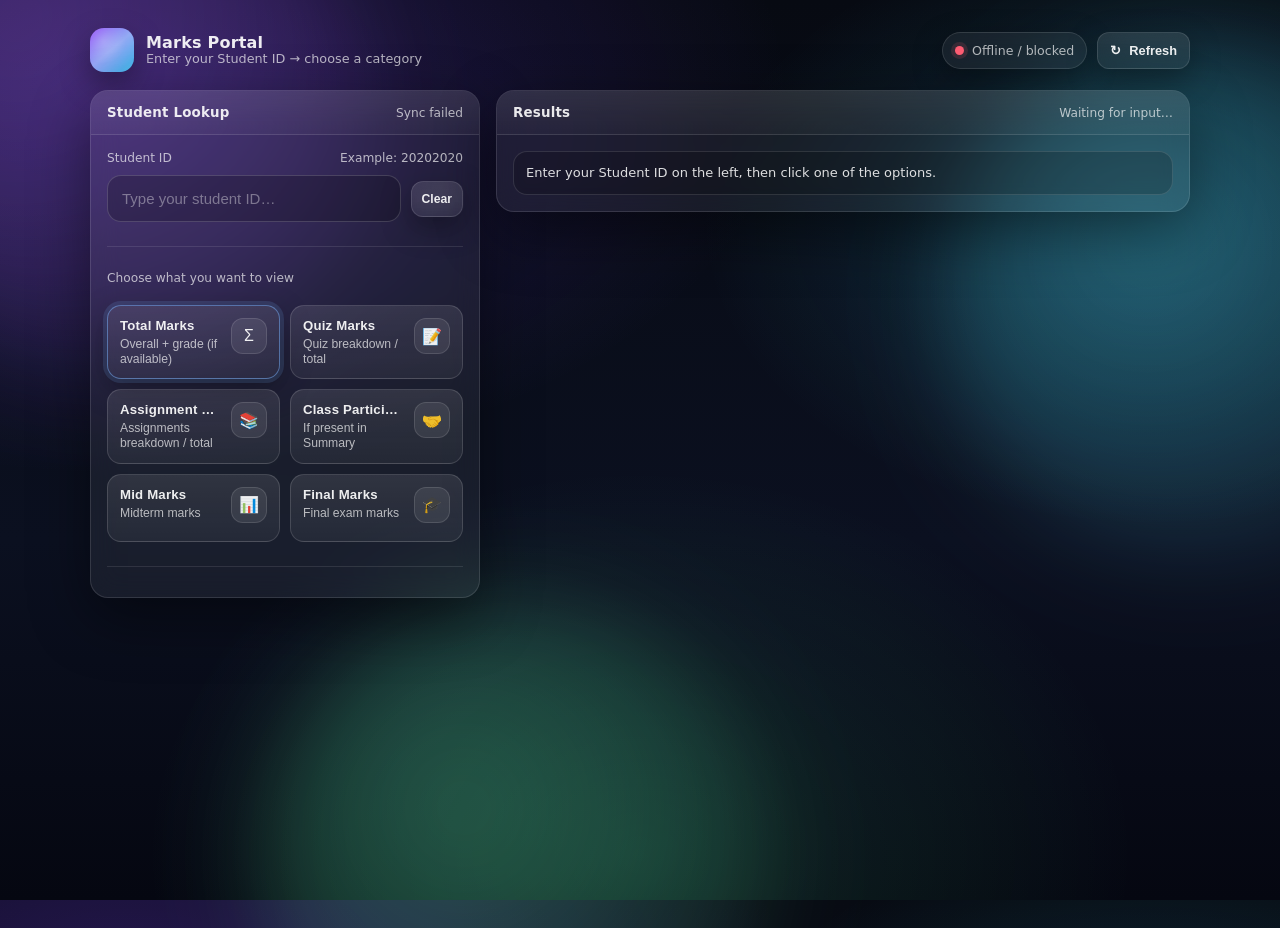
<file: preview.html>
<!doctype html>
<html lang="en">
<head>
  <meta charset="utf-8" />
  <meta name="viewport" content="width=device-width, initial-scale=1" />
  <title>Marks Portal</title>
  <meta name="theme-color" content="#0b1020" />

  <style>
    :root{
      --bg0:#070A12;
      --bg1:#0b1020;
      --card: rgba(255,255,255,.06);
      --card2: rgba(255,255,255,.09);
      --stroke: rgba(255,255,255,.12);
      --stroke2: rgba(255,255,255,.18);
      --text: rgba(255,255,255,.92);
      --muted: rgba(255,255,255,.68);
      --faint: rgba(255,255,255,.50);
      --good: #35d07f;
      --warn: #ffcc66;
      --bad:  #ff5d73;

      --shadow: 0 20px 60px rgba(0,0,0,.45);
      --shadow2: 0 10px 30px rgba(0,0,0,.35);

      --r: 18px;
      --r2: 14px;

      --pad: 18px;
      --pad2: 14px;

      --ease: cubic-bezier(.2,.8,.2,1);
    }

    *{ box-sizing: border-box; }
    html,body{ height:100%; }
    body{
      margin:0;
      color: var(--text);
      font-family: ui-sans-serif, system-ui, -apple-system, Segoe UI, Roboto, Helvetica, Arial, "Apple Color Emoji","Segoe UI Emoji";
      background: radial-gradient(1200px 700px at 10% 10%, rgba(120,60,255,.25), transparent 55%),
                  radial-gradient(900px 600px at 90% 25%, rgba(50,220,255,.18), transparent 50%),
                  radial-gradient(900px 700px at 50% 95%, rgba(80,255,160,.12), transparent 55%),
                  linear-gradient(180deg, var(--bg0), var(--bg1) 60%, #050711);
      overflow-x:hidden;
    }

    /* Floating orbs */
    .orb{
      position: fixed;
      width: 520px;
      height: 520px;
      border-radius: 50%;
      filter: blur(42px);
      opacity: .32;
      pointer-events:none;
      mix-blend-mode: screen;
      animation: drift 14s var(--ease) infinite alternate;
    }
    .orb.one{ left:-140px; top:-140px; background: radial-gradient(circle at 30% 30%, rgba(160,90,255,.95), rgba(160,90,255,0)); }
    .orb.two{ right:-180px; top:40px; background: radial-gradient(circle at 40% 40%, rgba(70,220,255,.9), rgba(70,220,255,0)); animation-duration: 17s; }
    .orb.three{ left:20%; bottom:-220px; background: radial-gradient(circle at 40% 40%, rgba(90,255,170,.85), rgba(90,255,170,0)); animation-duration: 19s; }

    @keyframes drift{
      from{ transform: translate3d(0,0,0) scale(1); }
      to{ transform: translate3d(40px, 20px, 0) scale(1.06); }
    }

    /* Layout */
    .wrap{
      width: min(1100px, 92vw);
      margin: 28px auto 46px;
      position: relative;
      z-index: 2;
    }

    header{
      display:flex;
      align-items:center;
      justify-content:space-between;
      gap: 12px;
      margin-bottom: 18px;
    }

    .brand{
      display:flex;
      gap: 12px;
      align-items:center;
    }

    .logo{
      width: 44px;
      height: 44px;
      border-radius: 14px;
      background:
        radial-gradient(circle at 30% 30%, rgba(255,255,255,.22), transparent 52%),
        linear-gradient(135deg, rgba(160,90,255,.95), rgba(70,220,255,.85));
      box-shadow: 0 12px 30px rgba(0,0,0,.35);
      position: relative;
      overflow:hidden;
    }
    .logo:after{
      content:"";
      position:absolute;
      inset:-40%;
      background: linear-gradient(120deg, transparent 30%, rgba(255,255,255,.25) 50%, transparent 70%);
      transform: rotate(20deg);
      animation: shine 3.6s var(--ease) infinite;
    }
    @keyframes shine{
      0%{ transform: translateX(-35%) rotate(20deg); opacity:.0; }
      25%{ opacity:.55; }
      55%{ opacity:.0; }
      100%{ transform: translateX(35%) rotate(20deg); opacity:.0; }
    }

    .brand h1{
      font-size: 16px;
      margin: 0;
      letter-spacing: .2px;
      font-weight: 760;
      line-height: 1.15;
    }
    .brand p{
      margin: 0;
      color: var(--muted);
      font-size: 12.8px;
      line-height: 1.1;
    }

    .top-actions{
      display:flex;
      align-items:center;
      gap: 10px;
      flex-wrap: wrap;
      justify-content:flex-end;
    }

    .pill{
      display:flex;
      align-items:center;
      gap: 8px;
      padding: 10px 12px;
      border-radius: 999px;
      background: var(--card);
      border: 1px solid var(--stroke);
      backdrop-filter: blur(12px);
      box-shadow: var(--shadow2);
      color: var(--muted);
      font-size: 12.6px;
      user-select:none;
    }
    .dot{
      width: 9px;
      height: 9px;
      border-radius: 50%;
      background: var(--warn);
      box-shadow: 0 0 0 4px rgba(255,204,102,.14);
      flex: 0 0 auto;
    }
    .dot.ok{
      background: var(--good);
      box-shadow: 0 0 0 4px rgba(53,208,127,.14);
    }
    .dot.bad{
      background: var(--bad);
      box-shadow: 0 0 0 4px rgba(255,93,115,.14);
    }

    .btn{
      appearance:none;
      border: 1px solid var(--stroke);
      background: linear-gradient(180deg, rgba(255,255,255,.10), rgba(255,255,255,.06));
      color: var(--text);
      padding: 10px 12px;
      border-radius: 12px;
      cursor:pointer;
      box-shadow: var(--shadow2);
      backdrop-filter: blur(12px);
      transition: transform .15s var(--ease), border-color .2s var(--ease), background .2s var(--ease);
      font-weight: 650;
      font-size: 12.8px;
      display:flex;
      align-items:center;
      gap: 8px;
    }
    .btn:hover{ transform: translateY(-1px); border-color: var(--stroke2); }
    .btn:active{ transform: translateY(0px) scale(.99); }

    .grid{
      display:grid;
      grid-template-columns: 390px 1fr;
      gap: 16px;
      align-items: start;
    }

    @media (max-width: 900px){
      .grid{ grid-template-columns: 1fr; }
    }

    .card{
      background: var(--card);
      border: 1px solid var(--stroke);
      border-radius: var(--r);
      box-shadow: var(--shadow);
      backdrop-filter: blur(14px);
      overflow:hidden;
    }
    .card .hd{
      padding: 14px 16px;
      border-bottom: 1px solid rgba(255,255,255,.08);
      display:flex;
      align-items:center;
      justify-content:space-between;
      gap: 10px;
      background: linear-gradient(180deg, rgba(255,255,255,.08), rgba(255,255,255,.03));
    }
    .card .hd h2{
      margin:0;
      font-size: 13.4px;
      letter-spacing:.2px;
      font-weight: 760;
      color: rgba(255,255,255,.90);
    }
    .card .bd{
      padding: 16px;
    }

    /* Input */
    .field{
      display:flex;
      flex-direction:column;
      gap: 10px;
    }
    .label-row{
      display:flex;
      justify-content:space-between;
      align-items:baseline;
      gap: 10px;
      flex-wrap: wrap;
    }
    .hint{
      color: var(--muted);
      font-size: 12.2px;
    }

    .input-wrap{
      position: relative;
      display:flex;
      align-items:center;
      gap: 10px;
    }
    input{
      width: 100%;
      padding: 14px 14px;
      border-radius: 14px;
      border: 1px solid rgba(255,255,255,.16);
      background: rgba(0,0,0,.20);
      color: var(--text);
      font-size: 15px;
      outline:none;
      transition: border-color .2s var(--ease), box-shadow .2s var(--ease);
    }
    input::placeholder{ color: rgba(255,255,255,.38); }
    input:focus{
      border-color: rgba(120,180,255,.45);
      box-shadow: 0 0 0 4px rgba(120,180,255,.14);
    }

    .mini{
      font-size: 12.2px;
      padding: 10px 10px;
      border-radius: 12px;
      white-space: nowrap;
    }

    /* Action buttons grid */
    .actions{
      display:grid;
      grid-template-columns: 1fr 1fr;
      gap: 10px;
    }
    @media (max-width: 420px){
      .actions{ grid-template-columns: 1fr; }
    }

    .action{
      text-align:left;
      padding: 12px 12px;
      border-radius: 14px;
      border: 1px solid rgba(255,255,255,.14);
      background: linear-gradient(180deg, rgba(255,255,255,.10), rgba(255,255,255,.05));
      cursor:pointer;
      color: var(--text);
      display:flex;
      align-items:flex-start;
      justify-content:space-between;
      gap: 12px;
      transition: transform .15s var(--ease), border-color .2s var(--ease), background .2s var(--ease);
      position: relative;
      overflow:hidden;
      min-height: 68px;
    }
    .action:hover{ transform: translateY(-1px); border-color: rgba(255,255,255,.22); }
    .action:active{ transform: translateY(0px) scale(.99); }
    .action.active{
      border-color: rgba(120,180,255,.50);
      box-shadow: 0 0 0 4px rgba(120,180,255,.14), var(--shadow2);
    }
    .action .t{
      display:flex;
      flex-direction:column;
      gap: 4px;
      min-width: 0;
    }
    .action .name{
      font-weight: 780;
      font-size: 13.2px;
      letter-spacing: .2px;
      white-space: nowrap;
      overflow: hidden;
      text-overflow: ellipsis;
    }
    .action .sub{
      color: var(--muted);
      font-size: 12.2px;
      line-height: 1.2;
    }
    .badge{
      display:inline-flex;
      align-items:center;
      justify-content:center;
      width: 36px;
      height: 36px;
      border-radius: 12px;
      background: rgba(255,255,255,.08);
      border: 1px solid rgba(255,255,255,.12);
      flex: 0 0 auto;
      font-size: 16px;
    }

    /* Results */
    .hero{
      display:flex;
      align-items:flex-start;
      justify-content:space-between;
      gap: 16px;
      flex-wrap: wrap;
    }
    .who{
      display:flex;
      flex-direction:column;
      gap: 6px;
      min-width: 220px;
    }
    .who .nm{
      font-size: 16.2px;
      font-weight: 820;
      letter-spacing:.2px;
    }
    .who .id{
      color: var(--muted);
      font-size: 12.6px;
    }

    .score{
      display:flex;
      flex-direction:column;
      align-items:flex-end;
      gap: 4px;
      min-width: 180px;
    }
    .score .big{
      font-size: 34px;
      font-weight: 900;
      letter-spacing: -0.8px;
      line-height: 1;
    }
    .score .cap{
      color: var(--muted);
      font-size: 12.4px;
      text-align:right;
    }

    .sep{
      margin: 14px 0;
      height: 1px;
      background: rgba(255,255,255,.10);
    }

    .kv{
      display:grid;
      grid-template-columns: 1fr 1fr;
      gap: 10px;
    }
    @media (max-width: 520px){
      .kv{ grid-template-columns: 1fr; }
      .score{ align-items:flex-start; }
    }

    .tile{
      border-radius: 14px;
      border: 1px solid rgba(255,255,255,.12);
      background: rgba(0,0,0,.18);
      padding: 12px;
      overflow:hidden;
    }
    .tile .k{
      color: var(--muted);
      font-size: 12.1px;
      margin-bottom: 6px;
      white-space: nowrap;
      overflow: hidden;
      text-overflow: ellipsis;
    }
    .tile .v{
      font-size: 14.4px;
      font-weight: 780;
      white-space: nowrap;
      overflow: hidden;
      text-overflow: ellipsis;
    }

    table{
      width:100%;
      border-collapse: collapse;
      margin-top: 12px;
      overflow:hidden;
      border-radius: 14px;
      border: 1px solid rgba(255,255,255,.10);
      background: rgba(0,0,0,.16);
    }
    th, td{
      padding: 10px 10px;
      border-bottom: 1px solid rgba(255,255,255,.08);
      text-align:left;
      font-size: 12.8px;
    }
    th{
      color: rgba(255,255,255,.78);
      font-weight: 760;
      background: rgba(255,255,255,.05);
      position: sticky;
      top:0;
    }
    tr:last-child td{ border-bottom:none; }
    td{ color: rgba(255,255,255,.88); }

    .msg{
      padding: 12px 12px;
      border-radius: 14px;
      border: 1px solid rgba(255,255,255,.12);
      background: rgba(0,0,0,.18);
      color: rgba(255,255,255,.86);
      font-size: 13px;
      line-height: 1.35;
    }
    .msg.warn{ border-color: rgba(255,204,102,.35); box-shadow: 0 0 0 4px rgba(255,204,102,.10); }
    .msg.bad{ border-color: rgba(255,93,115,.35); box-shadow: 0 0 0 4px rgba(255,93,115,.10); }

    .skeleton{
      border-radius: 14px;
      border: 1px solid rgba(255,255,255,.12);
      background:
        linear-gradient(90deg, rgba(255,255,255,.05), rgba(255,255,255,.12), rgba(255,255,255,.05));
      background-size: 220% 100%;
      animation: shimmer 1.1s linear infinite;
      height: 14px;
      margin-top: 10px;
    }
    @keyframes shimmer{
      0%{ background-position: 0% 0; }
      100%{ background-position: 220% 0; }
    }

    footer{
      margin-top: 16px;
      color: rgba(255,255,255,.55);
      font-size: 12px;
      text-align:center;
      line-height: 1.35;
    }

    @media (prefers-reduced-motion: reduce){
      *{ animation:none !important; transition:none !important; }
      .orb{ display:none; }
    }
  </style>
</head>

<body>
  <div class="orb one"></div>
  <div class="orb two"></div>
  <div class="orb three"></div>

  <div class="wrap">
    <header>
      <div class="brand">
        <div class="logo" aria-hidden="true"></div>
        <div>
          <h1>Marks Portal</h1>
          <p>Enter your Student ID → choose a category</p>
        </div>
      </div>

      <div class="top-actions">
        <div class="pill" title="Live connection status">
          <span class="dot" id="statusDot"></span>
          <span id="statusText">Preparing…</span>
        </div>
        <button class="btn" id="refreshBtn" type="button" title="Refresh data from Google Sheet">
          <span aria-hidden="true">↻</span> Refresh
        </button>
      </div>
    </header>

    <div class="grid">
      <!-- Left -->
      <section class="card">
        <div class="hd">
          <h2>Student Lookup</h2>
          <span class="hint" id="lastSync">Not synced yet</span>
        </div>
        <div class="bd">
          <div class="field">
            <div class="label-row">
              <div class="hint">Student ID</div>
              <div class="hint">Example: 20202020</div>
            </div>

            <div class="input-wrap">
              <input id="studentIdInput" inputmode="numeric" autocomplete="off" placeholder="Type your student ID…" />
              <button class="btn mini" id="clearBtn" type="button" title="Clear input">Clear</button>
            </div>

            <div class="sep"></div>

            <div class="hint" style="margin-bottom:10px;">Choose what you want to view</div>
            <div class="actions" id="actions"></div>

            <div class="sep"></div>

            <!-- <div class="msg" id="privacyNote">
              <b>Note:</b> This page reads marks from the Google Sheet link you provided. If the sheet is “viewable by link”, students can check their marks using ID.
            </div> -->
          </div>
        </div>
      </section>

      <!-- Right -->
      <section class="card">
        <div class="hd">
          <h2 id="resultTitle">Results</h2>
          <span class="hint" id="resultHint">Waiting for input…</span>
        </div>
        <div class="bd" id="resultArea">
          <div class="msg">Enter your Student ID on the left, then click one of the options.</div>
        </div>
      </section>
    </div>

    <!-- <footer>
      Auto-sync runs periodically. If the sheet permissions change to private, this page won’t be able to load marks.
    </footer> -->
  </div>

  <script>
    /***********************
     * CONFIG — edit if needed
     ***********************/
    const CONFIG = {
      // Your spreadsheet link:
      spreadsheetUrl: "https://docs.google.com/spreadsheets/d/1O_bFNyYcKP41nnQh3m613QyhsHZ4Haz-/",

      // Message the user asked for (kept exactly):
      idNotFoundMessage: "Student ID no found",

      // How often to auto-refresh (ms):
      autoRefreshMs: 5 * 60 * 1000, // 5 minutes

      // Tabs (sheets) in your file:
      // (These names appear in your sheet UI)  :contentReference[oaicite:2]{index=2}
sheets: {
  total: { sheet: "Final_GradeSheet", range: "A9:K" },

  quiz: { 
    sheet: "Quiz_Gradesheet",
    range: "A9:Z"   // 🔥 header starts at row 9
  },

  assignment: { 
    sheet: "Assignment_Gradesheet",
    range: "A9:Z"
  },

  participation: { 
    sheet: "Summary",
    range: "A9:Z"
  },

  mid: { 
    sheet: "Midterm_GradeSheet",
    range: "A9:Z"
  },

  final: { 
    sheet: "Final_Exam",
    range: "A9:Z"
  },
},

      // UI categories
      categories: [
        { key: "total", label: "Total Marks", sub: "Overall + grade (if available)", icon: "Σ" },
        { key: "quiz", label: "Quiz Marks", sub: "Quiz breakdown / total", icon: "📝" },
        { key: "assignment", label: "Assignment Marks", sub: "Assignments breakdown / total", icon: "📚" },
        { key: "participation", label: "Class Participation", sub: "If present in Summary", icon: "🤝" },
        { key: "mid", label: "Mid Marks", sub: "Midterm marks", icon: "📊" },
        { key: "final", label: "Final Marks", sub: "Final exam marks", icon: "🎓" },
      ],
    };

    /***********************
     * Helpers
     ***********************/
    const $ = (sel) => document.querySelector(sel);

    function extractSpreadsheetId(url){
      const m = String(url).match(/spreadsheets\/d\/([a-zA-Z0-9-_]+)/);
      return m ? m[1] : null;
    }

    function fmtTime(d){
      try{
        return new Intl.DateTimeFormat(undefined, { hour: "2-digit", minute:"2-digit", second:"2-digit" }).format(d);
      }catch{
        return d.toLocaleTimeString();
      }
    }

    function normalizeId(v){
      if (v === null || v === undefined) return "";
      const s = String(v).trim();
      // prefer digits if present
      const digits = s.replace(/[^\d]/g, "");
      return digits || s;
    }

    function isEmptyCell(v){
      return v === null || v === undefined || String(v).trim() === "";
    }

    function safeText(v){
      if (v === null || v === undefined) return "";
      return String(v);
    }

    function isLikelyNumeric(v){
      if (v === null || v === undefined) return false;
      if (typeof v === "number") return Number.isFinite(v);
      const s = String(v).trim();
      return /^-?\d+(\.\d+)?$/.test(s);
    }

    function tryParseGviz(text){
      // gviz response looks like: /*O_o*/ google.visualization.Query.setResponse({...});
      const start = text.indexOf("{");
      const end = text.lastIndexOf("}");
      if (start === -1 || end === -1 || end <= start) throw new Error("No JSON found in GViz response.");
      const jsonStr = text.slice(start, end + 1);
      return JSON.parse(jsonStr);
    }

    function buildDatasetFromGviz(gvizJson){
      const table = gvizJson?.table;
      if (!table?.cols || !table?.rows) throw new Error("Invalid GViz table.");

      // Build raw matrix with column count = table.cols.length
      const colCount = table.cols.length;

      const rawRows = table.rows.map(r => {
        const cells = r.c || [];
        const row = new Array(colCount).fill("");
        for (let i = 0; i < colCount; i++){
          const cell = cells[i];
          if (!cell) { row[i] = ""; continue; }
          // Prefer formatted value if present
          const v = (cell.f !== undefined && cell.f !== null) ? cell.f : cell.v;
          row[i] = (v === null || v === undefined) ? "" : v;
        }
        return row;
      });

      // Detect header row: find first row containing "id" + ("name" optional)
      const headerRowIndex = rawRows.findIndex(row => {
        const joined = row.map(x => safeText(x).toLowerCase()).join(" | ");
        return joined.includes("id") && (joined.includes("name") || joined.includes("student"));
      });

      let headers = table.cols.map((c, i) => (c.label || c.id || `Col${i+1}`).trim());
      let dataRows = rawRows;

      if (headerRowIndex >= 0){
        const hdr = rawRows[headerRowIndex].map(x => safeText(x).trim());
        headers = hdr.map((h, i) => h || (table.cols[i]?.id || `Col${i+1}`));

        // ensure unique headers
        const seen = new Map();
        headers = headers.map(h => {
          const key = h || "Column";
          const n = seen.get(key) || 0;
          seen.set(key, n+1);
          return n === 0 ? key : `${key} (${n+1})`;
        });

        dataRows = rawRows.slice(headerRowIndex + 1);
      }

      // Guess ID + Name column indexes
      const idIndex = guessColumnIndex(headers, [/^id\b/i, /\bid\b/i, /student\s*id/i]);
      const nameIndex = guessColumnIndex(headers, [/^name\b/i, /\bname\b/i]);

      // Index rows by student ID
      const byId = new Map();
      for (const row of dataRows){
        const idVal = normalizeId(row[idIndex]);
        if (!idVal) continue;
        // avoid indexing obvious non-student rows
        if (!/^\d{5,}$/.test(idVal)) continue;
        byId.set(idVal, row);
      }

      return { headers, rows: dataRows, idIndex, nameIndex, byId };
    }

    function guessColumnIndex(headers, patterns){
      const lower = headers.map(h => safeText(h).toLowerCase());
      // exact-ish search
      for (let i=0; i<headers.length; i++){
        for (const re of patterns){
          if (re.test(headers[i])) return i;
        }
      }
      // fallback: contains "id" / "name"
      const idLike = lower.findIndex(h => h.includes("id"));
      if (patterns.some(p => String(p).includes("id")) && idLike >= 0) return idLike;
      const nameLike = lower.findIndex(h => h.includes("name"));
      if (patterns.some(p => String(p).includes("name")) && nameLike >= 0) return nameLike;

      // final fallback
      return 0;
    }

    function pickFirstValue(headers, row, patterns){
      for (let i=0; i<headers.length; i++){
        const h = safeText(headers[i]).toLowerCase();
        if (patterns.some(re => re.test(h))){
          const v = row[i];
          if (!isEmptyCell(v)) return v;
        }
      }
      return "";
    }

    function computeCategoryScore(dataset, row, categoryKey){
      // If there is an obvious total column, use it; otherwise sum numerics.
      const headersLower = dataset.headers.map(h => safeText(h).toLowerCase());

      // special preference columns by category
const preferMap = {
  total: [/^total\b/i],
  quiz: [/^total\s*quiz\s*mark\s*n-?2\b/i],
  assignment: [/^final\s*assignment\s*mark\b/i],
  participation: [/particip/i, /\bcp\b/i, /class/i],
  mid: [/midterm\s*\(\s*30\s*%\s*\)/i],
  final: [/^total\+bonus\b/i],
};


      const prefers = preferMap[categoryKey] || [];
      if (prefers.length){
        const v = pickFirstValue(dataset.headers, row, prefers.map(re => new RegExp(re.source, "i")));
        if (!isEmptyCell(v) && isLikelyNumeric(v)) return Number(v);
      }

      // Otherwise sum numeric cells excluding ID/Name
      let sum = 0;
      for (let i=0; i<row.length; i++){
        if (i === dataset.idIndex || i === dataset.nameIndex) continue;
        const h = headersLower[i] || "";
        // skip columns that look like grade/suffix
        if (h.includes("grade") || h.includes("suffix")) continue;

        const v = row[i];
        if (isLikelyNumeric(v)) sum += Number(v);
      }
      return sum;
    }

    /***********************
     * Data fetch via GViz
     ***********************/
    async function fetchSheetGViz({ spreadsheetId, sheetName, range }){
      // Build URL
      // GViz supports "sheet=" and also "range=" A1 notation  :contentReference[oaicite:3]{index=3}
      const base = `https://docs.google.com/spreadsheets/d/${spreadsheetId}/gviz/tq?`;
      const params = new URLSearchParams();
      if (sheetName) params.set("sheet", sheetName);
      if (range) params.set("range", range);
      // tq can be blank to return all
      params.set("tq", "select *");
      // cache-buster
      params.set("_", String(Date.now()));

      const url = base + params.toString();

      const res = await fetch(url, { cache: "no-store" });
      const text = await res.text();

      // If sheet became private, Google may return HTML sign-in page
      if (!text.includes("google.visualization.Query.setResponse")){
        throw new Error("Unexpected response. (Is the sheet public/viewable by link?)");
      }

      const json = tryParseGviz(text);
      return buildDatasetFromGviz(json);
    }

    /***********************
     * UI + State
     ***********************/
    const state = {
      spreadsheetId: extractSpreadsheetId(CONFIG.spreadsheetUrl),
      datasets: new Map(), // key -> dataset
      syncing: false,
      lastSync: null,
      lastError: null,
      activeCategory: "total",
    };

    const els = {
      actions: $("#actions"),
      studentIdInput: $("#studentIdInput"),
      clearBtn: $("#clearBtn"),
      refreshBtn: $("#refreshBtn"),
      statusDot: $("#statusDot"),
      statusText: $("#statusText"),
      lastSync: $("#lastSync"),
      resultTitle: $("#resultTitle"),
      resultHint: $("#resultHint"),
      resultArea: $("#resultArea"),
    };

    function setStatus(mode, text){
      els.statusDot.classList.remove("ok","bad");
      if (mode === "ok") els.statusDot.classList.add("ok");
      else if (mode === "bad") els.statusDot.classList.add("bad");
      els.statusText.textContent = text;
    }

    function renderActions(){
      els.actions.innerHTML = "";
      for (const c of CONFIG.categories){
        const b = document.createElement("button");
        b.type = "button";
        b.className = "action" + (c.key === state.activeCategory ? " active" : "");
        b.dataset.key = c.key;
        b.innerHTML = `
          <div class="t">
            <div class="name">${escapeHtml(c.label)}</div>
            <div class="sub">${escapeHtml(c.sub)}</div>
          </div>
          <div class="badge" aria-hidden="true">${escapeHtml(c.icon)}</div>
        `;
        b.addEventListener("click", () => {
          state.activeCategory = c.key;
          renderActions();
          showCategoryForCurrentId();
        });
        els.actions.appendChild(b);
      }
    }

    function escapeHtml(s){
      return String(s).replace(/[&<>"']/g, (m) => ({
        "&":"&amp;","<":"&lt;",">":"&gt;",'"':"&quot;","'":"&#39;"
      }[m]));
    }

    function renderLoading(){
      els.resultArea.innerHTML = `
        <div class="msg">Loading marks…</div>
        <div class="skeleton" style="width:60%"></div>
        <div class="skeleton" style="width:85%"></div>
        <div class="skeleton" style="width:72%"></div>
      `;
    }

    function renderMessage(text, kind){
      els.resultArea.innerHTML = `<div class="msg ${kind || ""}">${escapeHtml(text)}</div>`;
    }

    function renderResult({ title, studentName, studentId, bigValue, bigCaption, tiles, table }){
      els.resultTitle.textContent = title;
      els.resultHint.textContent = studentId ? `Showing results for ID: ${studentId}` : "Waiting for input…";

      const tilesHtml = (tiles && tiles.length)
        ? `<div class="kv">
            ${tiles.map(t => `
              <div class="tile">
                <div class="k">${escapeHtml(t.k)}</div>
                <div class="v">${escapeHtml(t.v)}</div>
              </div>
            `).join("")}
          </div>`
        : "";

      const tableHtml = (table && table.rows && table.rows.length)
        ? `<table>
            <thead><tr>
              ${table.headers.map(h => `<th>${escapeHtml(h)}</th>`).join("")}
            </tr></thead>
            <tbody>
              ${table.rows.map(r => `
                <tr>${r.map(cell => `<td>${escapeHtml(cell)}</td>`).join("")}</tr>
              `).join("")}
            </tbody>
          </table>`
        : "";

      els.resultArea.innerHTML = `
        <div class="hero">
          <div class="who">
            <div class="nm">${escapeHtml(studentName || "Student")}</div>
            <div class="id">Student ID: <b>${escapeHtml(studentId || "")}</b></div>
          </div>
          <div class="score">
            <div class="big">${escapeHtml(bigValue)}</div>
            <div class="cap">${escapeHtml(bigCaption || "")}</div>
          </div>
        </div>

        <div class="sep"></div>

        ${tilesHtml}

        ${tableHtml ? `<div class="sep"></div>` : ""}
        ${tableHtml}
      `;
    }

    async function syncAll(){
      if (!state.spreadsheetId){
        setStatus("bad", "Bad Sheet URL");
        renderMessage("Spreadsheet URL is invalid. Please check CONFIG.spreadsheetUrl.", "bad");
        return;
      }

      state.syncing = true;
      state.lastError = null;
      setStatus("warn", "Syncing…");
      els.lastSync.textContent = "Syncing…";

      // cache key
      const cacheKey = "marks_portal_cache_v1_" + state.spreadsheetId;

      const keys = Object.keys(CONFIG.sheets);
      const results = new Map();

      try{
        // Fetch in parallel
        await Promise.all(keys.map(async (k) => {
          const spec = CONFIG.sheets[k];
          const sheetName = spec.sheet;
          const range = spec.range;

          const ds = await fetchSheetGViz({
            spreadsheetId: state.spreadsheetId,
            sheetName,
            range
          });

          results.set(k, ds);
        }));

        state.datasets = results;
        state.lastSync = new Date();
        setStatus("ok", "Live");
        els.lastSync.textContent = "Last sync: " + fmtTime(state.lastSync);

        // Save cache (lightweight)
        const cacheObj = {
          savedAt: state.lastSync.toISOString(),
          datasets: {}
        };
        for (const [k, ds] of state.datasets.entries()){
          cacheObj.datasets[k] = {
            headers: ds.headers,
            rows: ds.rows,
            idIndex: ds.idIndex,
            nameIndex: ds.nameIndex
          };
        }
        localStorage.setItem(cacheKey, JSON.stringify(cacheObj));

      }catch(err){
        state.lastError = err;
        setStatus("bad", "Offline / blocked");
        els.lastSync.textContent = "Sync failed";

        // Try cache fallback
        try{
          const raw = localStorage.getItem(cacheKey);
          if (raw){
            const cached = JSON.parse(raw);
            const map = new Map();
            for (const k of Object.keys(cached.datasets || {})){
              const c = cached.datasets[k];
              // Rebuild byId index
              const byId = new Map();
              for (const row of c.rows){
                const idVal = normalizeId(row[c.idIndex]);
                if (!idVal) continue;
                if (!/^\d{5,}$/.test(idVal)) continue;
                byId.set(idVal, row);
              }
              map.set(k, { ...c, byId });
            }
            state.datasets = map;
            state.lastSync = cached.savedAt ? new Date(cached.savedAt) : null;
            setStatus("warn", "Using cache");
            els.lastSync.textContent = state.lastSync ? ("Cached: " + fmtTime(state.lastSync)) : "Using cached data";
          }
        }catch(_){}

        // Don’t overwrite current results if student already viewing
      }finally{
        state.syncing = false;
      }

      showCategoryForCurrentId();
    }

    function getDatasetForCategory(categoryKey){
      return state.datasets.get(categoryKey) || null;
    }

    function showCategoryForCurrentId(){
      const categoryKey = state.activeCategory;
      const cat = CONFIG.categories.find(c => c.key === categoryKey);
      const studentId = normalizeId(els.studentIdInput.value);

      if (!studentId){
        els.resultTitle.textContent = "Results";
        els.resultHint.textContent = "Waiting for input…";
        renderMessage("Enter your Student ID on the left, then click one of the options.", "");
        return;
      }

      const ds = getDatasetForCategory(categoryKey);

      // If we don't have data yet
      if (!ds){
        renderLoading();
        return;
      }

      const row = ds.byId.get(studentId);
      if (!row){
        renderMessage(CONFIG.idNotFoundMessage, "bad");
        return;
      }

      const studentName = ds.nameIndex >= 0 ? safeText(row[ds.nameIndex]) : "";

      // Big number / caption
      let bigValue = "";
      let bigCaption = "";

      if (categoryKey === "total"){
        // Use Final sheet data: total + grade if present
        const totalVal = pickFirstValue(ds.headers, row, [/^total\b/i, /\btotal\b/i]) || computeCategoryScore(ds, row, "total");
        const gradeVal = pickFirstValue(ds.headers, row, [/\bgrade\b/i]);

        bigValue = isLikelyNumeric(totalVal) ? Number(totalVal).toFixed(2).replace(/\.00$/,"") : safeText(totalVal || "—");
        bigCaption = gradeVal ? `Grade: ${safeText(gradeVal)}` : "Total marks";

        // Show breakdown tiles
        const q = pickFirstValue(ds.headers, row, [/\bquiz\b/i]) || "—";
        const a = pickFirstValue(ds.headers, row, [/\bassig\b/i, /\bassignment\b/i]) || "—";
        const m = pickFirstValue(ds.headers, row, [/\bmid\b/i, /\bmidterm\b/i]) || "—";
        const f = pickFirstValue(ds.headers, row, [/\bfinal\b/i, /\bexam\b/i]) || "—";

        renderResult({
          title: cat?.label || "Total Marks",
          studentName,
          studentId,
          bigValue,
          bigCaption,
          tiles: [
            { k: "Quiz", v: safeText(q) },
            { k: "Assignment", v: safeText(a) },
            { k: "Mid", v: safeText(m) },
            { k: "Final", v: safeText(f) },
            ...(gradeVal ? [{ k: "Grade", v: safeText(gradeVal) }] : [])
          ],
          table: {
            headers: ["Field", "Value"],
            rows: ds.headers
              .map((h, i) => [safeText(h), safeText(row[i])])
              .filter(([h,v]) => !isEmptyCell(h) && !isEmptyCell(v))
              // reduce noisy non-mark columns if too big
              .slice(0, 30)
          }
        });

        return;
      }

      // For other categories: compute a score and show all row fields (excluding blank)
      const score = computeCategoryScore(ds, row, categoryKey);
      bigValue = Number.isFinite(score) ? score.toFixed(2).replace(/\.00$/,"") : "—";
      bigCaption = cat?.label || "Marks";

      // Build tiles: show the most important-looking columns first
      const tiles = [];
      const importantPatterns = {
        quiz: [/total\s*quiz\s*mark\s*n-?2/i, /\bquiz\s*\d+\b/i, /\bquiz\b/i],
        assignment: [/\btotal\b/i, /\bassig/i, /\bassignment\b/i],
        mid: [/\btotal\b/i, /\bmid/i, /\bmidterm\b/i],
        final: [/\btotal\b/i, /\bfinal\b/i, /\bexam\b/i],
        participation: [/\bparticip\b/i, /\bcp\b/i, /\bclass\b/i],
        
      }[categoryKey] || [];

      for (let i=0; i<ds.headers.length; i++){
        if (i === ds.idIndex || i === ds.nameIndex) continue;
        const h = safeText(ds.headers[i]);
        const v = row[i];
        if (isEmptyCell(h) || isEmptyCell(v)) continue;
        if (importantPatterns.some(re => re.test(h.toLowerCase()))){
          tiles.push({ k: h, v: safeText(v) });
        }
      }

      // If participation sheet doesn't contain participation-ish fields, show a warning
      if (categoryKey === "participation"){
        const hasPart = ds.headers.some(h => /\bparticip\b|\bcp\b|\bclass\b/i.test(safeText(h)));
        if (!hasPart){
          renderResult({
            title: cat?.label || "Class Participation",
            studentName,
            studentId,
            bigValue: "—",
            bigCaption: "Not available in this sheet",
            tiles: [],
            table: {
              headers: ["Info", "Value"],
              rows: [
                ["Message", "Class participation column not detected in 'Summary' tab."]
              ]
            }
          });
          return;
        }
      }

      // Table of all non-empty values
      const rowsForTable = [];
      for (let i=0; i<ds.headers.length; i++){
        if (i === ds.idIndex) continue;
        const h = safeText(ds.headers[i]).trim();
        const v = row[i];
        if (isEmptyCell(h) || isEmptyCell(v)) continue;
        rowsForTable.push([h, safeText(v)]);
      }

      renderResult({
        title: cat?.label || "Marks",
        studentName,
        studentId,
        bigValue,
        bigCaption,
        tiles: tiles.slice(0, 10),
        table: {
          headers: ["Field", "Value"],
          rows: rowsForTable.slice(0, 60)
        }
      });
    }

    /***********************
     * Boot
     ***********************/
    function wireEvents(){
      els.clearBtn.addEventListener("click", () => {
        els.studentIdInput.value = "";
        showCategoryForCurrentId();
        els.studentIdInput.focus();
      });

      els.refreshBtn.addEventListener("click", async () => {
        renderLoading();
        await syncAll();
      });

      els.studentIdInput.addEventListener("keydown", (e) => {
        if (e.key === "Enter"){
          showCategoryForCurrentId();
        }
      });

      els.studentIdInput.addEventListener("input", () => {
        // live update if a category is already selected
        showCategoryForCurrentId();
      });
    }

    async function boot(){
      renderActions();
      wireEvents();

      if (!state.spreadsheetId){
        setStatus("bad", "Bad Sheet URL");
        renderMessage("Spreadsheet URL is invalid. Please check CONFIG.spreadsheetUrl.", "bad");
        return;
      }

      setStatus("warn", "Syncing…");
      renderLoading();
      await syncAll();

      // Auto refresh
      setInterval(() => {
        syncAll();
      }, CONFIG.autoRefreshMs);
    }

    boot();
  </script>
</body>
</html>
</file>
<file: assets/css/main.css>
/**
* Template Name: DevFolio
* Template URL: https://bootstrapmade.com/devfolio-bootstrap-portfolio-html-template/
* Updated: Jun 14 2024 with Bootstrap v5.3.3
* Author: BootstrapMade.com
* License: https://bootstrapmade.com/license/
*/

/*--------------------------------------------------------------
# Font & Color Variables
# Help: https://bootstrapmade.com/color-system/
--------------------------------------------------------------*/
/* Fonts */
:root {
  --default-font: "Roboto",  system-ui, -apple-system, "Segoe UI", Roboto, "Helvetica Neue", Arial, "Noto Sans", "Liberation Sans", sans-serif, "Apple Color Emoji", "Segoe UI Emoji", "Segoe UI Symbol", "Noto Color Emoji";
  --heading-font: "Raleway",  sans-serif;
  --nav-font: "Poppins",  sans-serif;
}

/* Global Colors - The following color variables are used throughout the website. Updating them here will change the color scheme of the entire website */
:root { 
  --background-color: #ffffff; /* Background color for the entire website, including individual sections */
  --default-color: #4e4e4e; /* Default color used for the majority of the text content across the entire website */
  --heading-color: #0a090f; /* Color for headings, subheadings and title throughout the website */
  --accent-color: #0078ff; /* Accent color that represents your brand on the website. It's used for buttons, links, and other elements that need to stand out */
  --contrast-color: #ffffff; /* The contrast color is used for elements when the background color is one of the heading, accent, or default colors. Its purpose is to ensure proper contrast and readability when placed over these more dominant colors */
}

/* Nav Menu Colors - The following color variables are used specifically for the navigation menu. They are separate from the global colors to allow for more customization options */
:root {
  --nav-color: #ffffff;  /* The default color of the main navmenu links */
  --nav-hover-color: #ffffff; /* Applied to main navmenu links when they are hovered over or active */
  --nav-dropdown-background-color: #ffffff; /* Used as the background color for dropdown items that appear when hovering over primary navigation items */
  --nav-dropdown-color: #212529; /* Used for navigation links of the dropdown items in the navigation menu. */
  --nav-dropdown-hover-color: #0078ff; /* Similar to --nav-hover-color, this color is applied to dropdown navigation links when they are hovered over. */
}

/* Template Custom Colors */
:root {
  --alt-background-color: #076cdd;
}

/* Smooth scroll */
:root {
  scroll-behavior: smooth;
}

/*--------------------------------------------------------------
# General
--------------------------------------------------------------*/
body {
  color: var(--default-color);
  background-color: var(--background-color);
  font-family: var(--default-font);
}

a {
  color: var(--accent-color);
  text-decoration: none;
  transition: 0.3s;
}

a:hover {
  color: color-mix(in srgb, var(--accent-color), transparent 25%);
  text-decoration: none;
}

h1,
h2,
h3,
h4,
h5,
h6 {
  color: var(--heading-color);
  font-family: var(--heading-font);
}

/*--------------------------------------------------------------
# Global Header
--------------------------------------------------------------*/
.header {
  --background-color: #000000;
  --default-color: #ffffff;
  --heading-color: #ffffff;
  color: var(--default-color);
  background-color: var(--background-color);
  padding: 20px 0;
  transition: all 0.5s;
  z-index: 997;
}

.header .logo {
  line-height: 1;
}

.header .logo img {
  max-height: 32px;
  margin-right: 8px;
}

.header .logo h1 {
  font-size: 30px;
  margin: 0;
  font-weight: 700;
  color: var(--heading-color);
}

.scrolled .header {
  box-shadow: 0px 0 18px color-mix(in srgb, var(--default-color), transparent 85%);
}

/*--------------------------------------------------------------
# Navigation Menu
--------------------------------------------------------------*/
/* Desktop Navigation */
@media (min-width: 1200px) {
  .navmenu {
    padding: 0;
  }

  .navmenu ul {
    margin: 0;
    padding: 0;
    display: flex;
    list-style: none;
    align-items: center;
  }

  .navmenu li {
    position: relative;
  }

  .navmenu>ul>li {
    white-space: nowrap;
    padding: 15px 14px;
  }

  .navmenu>ul>li:last-child {
    padding-right: 0;
  }

  .navmenu a,
  .navmenu a:focus {
    color: var(--nav-color);
    font-size: 15px;
    padding: 0 2px;
    font-family: var(--nav-font);
    font-weight: 400;
    display: flex;
    align-items: center;
    justify-content: space-between;
    white-space: nowrap;
    transition: 0.3s;
    position: relative;
  }

  .navmenu a i,
  .navmenu a:focus i {
    font-size: 12px;
    line-height: 0;
    margin-left: 5px;
    transition: 0.3s;
  }

  .navmenu>ul>li>a:before {
    content: "";
    position: absolute;
    width: 100%;
    height: 2px;
    bottom: -6px;
    left: 0;
    background-color: var(--nav-hover-color);
    visibility: hidden;
    width: 0px;
    transition: all 0.3s ease-in-out 0s;
  }

  .navmenu a:hover:before,
  .navmenu li:hover>a:before,
  .navmenu .active:before {
    visibility: visible;
    width: 100%;
  }

  .navmenu li:hover>a,
  .navmenu .active,
  .navmenu .active:focus {
    color: var(--nav-hover-color);
  }

  .navmenu .dropdown ul {
    margin: 0;
    padding: 10px 0;
    background: var(--nav-dropdown-background-color);
    display: block;
    position: absolute;
    visibility: hidden;
    left: 14px;
    top: 130%;
    opacity: 0;
    transition: 0.3s;
    border-radius: 4px;
    z-index: 99;
    box-shadow: 0px 0px 30px color-mix(in srgb, var(--default-color), transparent 85%);
  }

  .navmenu .dropdown ul li {
    min-width: 200px;
  }

  .navmenu .dropdown ul a {
    padding: 10px 20px;
    font-size: 15px;
    text-transform: none;
    color: var(--nav-dropdown-color);
  }

  .navmenu .dropdown ul a i {
    font-size: 12px;
  }

  .navmenu .dropdown ul a:hover,
  .navmenu .dropdown ul .active:hover,
  .navmenu .dropdown ul li:hover>a {
    color: var(--nav-dropdown-hover-color);
  }

  .navmenu .dropdown:hover>ul {
    opacity: 1;
    top: 100%;
    visibility: visible;
  }

  .navmenu .dropdown .dropdown ul {
    top: 0;
    left: -90%;
    visibility: hidden;
  }

  .navmenu .dropdown .dropdown:hover>ul {
    opacity: 1;
    top: 0;
    left: -100%;
    visibility: visible;
  }
}

/* Mobile Navigation */
@media (max-width: 1199px) {
  .mobile-nav-toggle {
    color: var(--nav-color);
    font-size: 28px;
    line-height: 0;
    margin-right: 10px;
    cursor: pointer;
    transition: color 0.3s;
  }

  .navmenu {
    padding: 0;
    z-index: 9997;
  }

  .navmenu ul {
    display: none;
    position: absolute;
    inset: 60px 20px 20px 20px;
    padding: 10px 0;
    margin: 0;
    border-radius: 6px;
    background-color: var(--nav-dropdown-background-color);
    border: 1px solid color-mix(in srgb, var(--default-color), transparent 90%);
    box-shadow: none;
    overflow-y: auto;
    transition: 0.3s;
    z-index: 9998;
  }

  .navmenu a,
  .navmenu a:focus {
    color: var(--nav-dropdown-color);
    padding: 10px 20px;
    font-family: var(--nav-font);
    font-size: 17px;
    font-weight: 500;
    display: flex;
    align-items: center;
    justify-content: space-between;
    white-space: nowrap;
    transition: 0.3s;
  }

  .navmenu a i,
  .navmenu a:focus i {
    font-size: 12px;
    line-height: 0;
    margin-left: 5px;
    width: 30px;
    height: 30px;
    display: flex;
    align-items: center;
    justify-content: center;
    border-radius: 50%;
    transition: 0.3s;
    background-color: color-mix(in srgb, var(--accent-color), transparent 90%);
  }

  .navmenu a i:hover,
  .navmenu a:focus i:hover {
    background-color: var(--accent-color);
    color: var(--contrast-color);
  }

  .navmenu a:hover,
  .navmenu .active,
  .navmenu .active:focus {
    color: var(--nav-dropdown-hover-color);
  }

  .navmenu .active i,
  .navmenu .active:focus i {
    background-color: var(--accent-color);
    color: var(--contrast-color);
    transform: rotate(180deg);
  }

  .navmenu .dropdown ul {
    position: static;
    display: none;
    z-index: 99;
    padding: 10px 0;
    margin: 10px 20px;
    background-color: var(--nav-dropdown-background-color);
    transition: all 0.5s ease-in-out;
  }

  .navmenu .dropdown ul ul {
    background-color: rgba(33, 37, 41, 0.1);
  }

  .navmenu .dropdown>.dropdown-active {
    display: block;
    background-color: rgba(33, 37, 41, 0.03);
  }

  .mobile-nav-active {
    overflow: hidden;
  }

  .mobile-nav-active .mobile-nav-toggle {
    color: #fff;
    position: absolute;
    font-size: 32px;
    top: 15px;
    right: 15px;
    margin-right: 0;
    z-index: 9999;
  }

  .mobile-nav-active .navmenu {
    position: fixed;
    overflow: hidden;
    inset: 0;
    background: rgba(33, 37, 41, 0.8);
    transition: 0.3s;
  }

  .mobile-nav-active .navmenu>ul {
    display: block;
  }
}
:root {
  --heading-color: #17171a;
}
/*--------------------------------------------------------------
# Global Footer
--------------------------------------------------------------*/
.footer {
  --background-color: var(--alt-background-color);
  --default-color: #fff;
  color: var(--default-color);
  background-color: var(--background-color);
  font-size: 14px;
  padding: 40px 0;
  position: relative;
}

.footer .copyright p {
  margin-bottom: 0;
}

.footer .social-links {
  margin-top: 20px;
}

.footer .social-links a {
  display: flex;
  align-items: center;
  justify-content: center;
  width: 40px;
  height: 40px;
  border-radius: 50%;
  border: 1px solid color-mix(in srgb, var(--default-color), transparent 30%);
  font-size: 16px;
  color: color-mix(in srgb, var(--default-color), transparent 40%);
  margin: 0 5px;
  transition: 0.3s;
}

.footer .social-links a:hover {
  color: var(--default-color);
  border-color: var(--default-color);
}

.footer .credits {
  margin-top: 10px;
  font-size: 13px;
  text-align: center;
}

.footer .credits a {
  color: color-mix(in srgb, var(--default-color), transparent 30%);
}

/*--------------------------------------------------------------
# Preloader
--------------------------------------------------------------*/
#preloader {
  position: fixed;
  inset: 0;
  z-index: 999999;
  overflow: hidden;
  background: var(--background-color);
  transition: all 0.6s ease-out;
}

#preloader:before {
  content: "";
  position: fixed;
  top: calc(50% - 30px);
  left: calc(50% - 30px);
  border: 6px solid #ffffff;
  border-color: var(--accent-color) transparent var(--accent-color) transparent;
  border-radius: 50%;
  width: 60px;
  height: 60px;
  animation: animate-preloader 1.5s linear infinite;
}

@keyframes animate-preloader {
  0% {
    transform: rotate(0deg);
  }

  100% {
    transform: rotate(360deg);
  }
}

/*--------------------------------------------------------------
# Scroll Top Button
--------------------------------------------------------------*/
.scroll-top {
  position: fixed;
  visibility: hidden;
  opacity: 0;
  right: 15px;
  bottom: -15px;
  z-index: 99999;
  background-color: var(--accent-color);
  width: 44px;
  height: 44px;
  border-radius: 50px;
  transition: all 0.4s;
}

.scroll-top i {
  font-size: 24px;
  color: var(--contrast-color);
  line-height: 0;
}

.scroll-top:hover {
  background-color: color-mix(in srgb, var(--accent-color), transparent 20%);
  color: var(--contrast-color);
}

.scroll-top.active {
  visibility: visible;
  opacity: 1;
  bottom: 15px;
}

/*--------------------------------------------------------------
# Disable aos animation delay on mobile devices
--------------------------------------------------------------*/
@media screen and (max-width: 768px) {
  [data-aos-delay] {
    transition-delay: 0 !important;
  }
}

/*--------------------------------------------------------------
# Global Page Titles & Breadcrumbs
--------------------------------------------------------------*/
.page-title {
  --background-color: color-mix(in srgb, var(--default-color), transparent 96%);
  color: var(--default-color);
  background-color: var(--background-color);
  padding: 25px 0;
  position: relative;
}

.page-title h1 {
  font-size: 24px;
  font-weight: 700;
}

.page-title .breadcrumbs ol {
  display: flex;
  flex-wrap: wrap;
  list-style: none;
  padding: 0;
  margin: 0;
  font-size: 14px;
  font-weight: 400;
}

.page-title .breadcrumbs ol li+li {
  padding-left: 10px;
}

.page-title .breadcrumbs ol li+li::before {
  content: "/";
  display: inline-block;
  padding-right: 10px;
  color: color-mix(in srgb, var(--default-color), transparent 70%);
}

/*--------------------------------------------------------------
# Global Sections
--------------------------------------------------------------*/
section,
.section {
  color: var(--default-color);
  background-color: var(--background-color);
  padding: 60px 0;
  scroll-margin-top: 92px;
  overflow: clip;
}

@media (max-width: 1199px) {

  section,
  .section {
    scroll-margin-top: 76px;
  }
}

/*--------------------------------------------------------------
# Global Section Titles
--------------------------------------------------------------*/
.section-title {
  text-align: center;
  padding-bottom: 60px;
  position: relative;
}

.section-title h2 {
  font-size: 32px;
  font-weight: 700;
  margin-bottom: 20px;
  padding-bottom: 20px;
  position: relative;
}

.section-title h2:after {
  content: "";
  position: absolute;
  display: block;
  width: 50px;
  height: 3px;
  background: var(--accent-color);
  left: 0;
  right: 0;
  bottom: 0;
  margin: auto;
}

.section-title p {
  margin-bottom: 0;
}

/*--------------------------------------------------------------
# Hero Section
--------------------------------------------------------------*/
.hero {
  --background-color: #000000;
  --default-color: #ffffff;
  --heading-color: #ffffff;
  width: 100%;
  min-height: calc(100vh - 92px);
  position: relative;
  padding: 60px 0;
  display: flex;
  align-items: center;
  justify-content: center;
}

.hero img {
  position: absolute;
  inset: 0;
  display: block;
  width: 100%;
  height: 100%;
  object-fit: cover;
  z-index: 1;
}

.hero:before {
  content: "";
  background: color-mix(in srgb, var(--background-color), transparent 30%);
  position: absolute;
  inset: 0;
  z-index: 2;
}

.hero .container {
  position: relative;
  z-index: 3;
}

.hero h2 {
  margin: 0;
  font-size: 64px;
  font-weight: 700;
}

.hero p {
  margin: 5px 0 0 0;
  font-size: 36px;
  font-weight: 600;
}

.hero p span {
  letter-spacing: 1px;
}

@media (max-width: 768px) {
  .hero h2 {
    font-size: 32px;
  }

  .hero p {
    font-size: 20px;
  }
}

/*--------------------------------------------------------------
# About Section
--------------------------------------------------------------*/
.about .container {
  box-shadow: 0px 2px 15px rgba(0, 0, 0, 0.1);
  padding: 30px;
}

.about .skills-content h5 {
  font-size: 18px;
  font-weight: 700;
  margin: 30px 0 15px 0;
}

.about .progress {
  height: 36px;
  display: block;
  background: none;
  border-radius: 0;
  margin-top: 15px;
}

.about .progress .skill {
  color: var(--default-color);
  padding: 0;
  margin: 0 0 6px 0;
  text-transform: uppercase;
  display: block;
  font-weight: 600;
  font-family: var(--heading-font);
}

.about .progress .skill .val {
  float: right;
  font-style: normal;
}

.about .progress-bar-wrap {
  background: color-mix(in srgb, var(--default-color), transparent 90%);
  height: 10px;
}

.about .progress-bar {
  width: 1px;
  height: 10px;
  transition: 0.9s;
  background-color: var(--accent-color);
}

.about .about-me h4 {
  font-size: 28px;
  position: relative;
  padding-bottom: 10px;
  margin-bottom: 30px;
  font-weight: 700;
}

.about .about-me h4:after {
  content: "";
  position: absolute;
  display: block;
  width: 64px;
  height: 3px;
  background: var(--accent-color);
  left: 0;
  bottom: 0;
  margin: auto;
}

.about .about-me p {
  font-size: 18px;
}

/*--------------------------------------------------------------
# Resume Section
--------------------------------------------------------------*/
.resume .resume-title {
  color: var(--heading-color);
  font-size: 26px;
  font-weight: 700;
  margin-top: 20px;
  margin-bottom: 20px;
}



.resume .resume-item {
  padding: 0 0 20px 20px;
  margin-top: -2px;
  border-left: 2px solid var(--accent-color);
  position: relative;
}

.resume .resume-item h4 {
  line-height: 18px;
  font-size: 18px;
  font-weight: 600;
  text-transform: uppercase;
  color: color-mix(in srgb, var(--default-color), transparent 20%);
  margin-bottom: 10px;
}

.resume .resume-item h5 {
  font-size: 16px;
  padding: 5px 15px;
  display: inline-block;
  font-weight: 600;
  margin-bottom: 10px;
}

.resume .resume-item ul {
  padding-left: 20px;
}

.resume .resume-item ul li {
  padding-bottom: 10px;
}

.resume .resume-item:last-child {
  padding-bottom: 0;
}

.resume .resume-item::before {
  content: "";
  position: absolute;
  width: 16px;
  height: 16px;
  border-radius: 50px;
  left: -9px;
  top: 0;
  background: var(--background-color);
  border: 2px solid var(--accent-color);
}

/*--------------------------------------------------------------
# Services Section
--------------------------------------------------------------*/
.services .service-item {
  box-shadow: 0px 5px 90px 0px color-mix(in srgb, var(--default-color), transparent 90%);
  padding: 60px 30px;
  transition: all ease-in-out 0.3s;
  border-radius: 18px;
  border-bottom: 5px solid var(--background-color);
  height: 100%;
}

.services .service-item .icon {
  color: var(--contrast-color);
  background: var(--accent-color);
  margin: 0;
  width: 64px;
  height: 64px;
  border-radius: 50px;
  display: flex;
  align-items: center;
  justify-content: center;
  margin-bottom: 20px;
  font-size: 28px;
  transition: ease-in-out 0.3s;
}

.services .service-item h3 {
  font-weight: 700;
  margin: 10px 0 15px 0;
  font-size: 22px;
  transition: ease-in-out 0.3s;
}

.services .service-item p {
  line-height: 24px;
  font-size: 14px;
  margin-bottom: 0;
}

@media (min-width: 1365px) {
  .services .service-item:hover {
    transform: translateY(-10px);
    border-color: var(--accent-color);
  }

  .services .service-item:hover h3 {
    color: var(--accent-color);
  }
}

/*--------------------------------------------------------------
# Stats Section
--------------------------------------------------------------*/
.stats {
  --default-color: #ffffff;
  --background-color: var(--alt-background-color);
  position: relative;
  padding: 120px 0;
}

.stats img {
  position: absolute;
  inset: 0;
  display: block;
  width: 100%;
  height: 100%;
  object-fit: cover;
  z-index: 1;
}

.stats:before {
  content: "";
  background: color-mix(in srgb, var(--background-color), transparent 40%);
  position: absolute;
  inset: 0;
  z-index: 2;
}

.stats .container {
  position: relative;
  z-index: 3;
}

.stats .stats-item {
  padding: 30px;
  width: 100%;
}

.stats .stats-item span {
  font-size: 48px;
  display: block;
  color: var(--default-color);
  font-weight: 700;
}

.stats .stats-item p {
  padding: 0;
  margin: 0;
  font-family: var(--heading-font);
  font-size: 16px;
  font-weight: 700;
  color: color-mix(in srgb, var(--default-color), transparent 40%);
}

/*--------------------------------------------------------------
# Portfolio Section
--------------------------------------------------------------*/
.portfolio .portfolio-filters {
  padding: 0;
  margin: 0 auto 20px auto;
  list-style: none;
  text-align: center;
}

.portfolio .portfolio-filters li {
  cursor: pointer;
  display: inline-block;
  padding: 0;
  font-size: 16px;
  font-weight: 600;
  margin: 0 10px;
  line-height: 1;
  text-transform: uppercase;
  margin-bottom: 5px;
  transition: all 0.3s ease-in-out;
}

.portfolio .portfolio-filters li:hover,
.portfolio .portfolio-filters li.filter-active {
  color: var(--accent-color);
}

.portfolio .portfolio-filters li:first-child {
  margin-left: 0;
}

.portfolio .portfolio-filters li:last-child {
  margin-right: 0;
}

@media (max-width: 575px) {
  .portfolio .portfolio-filters li {
    font-size: 14px;
    margin: 0 5px;
  }
}

.portfolio .portfolio-item {
  position: relative;
}

.portfolio .portfolio-item .portfolio-info {
  opacity: 0;
  position: absolute;
  left: 30px;
  right: 30px;
  bottom: 0;
  z-index: 3;
  transition: all ease-in-out 0.3s;
  background: color-mix(in srgb, var(--background-color), transparent 10%);
  padding: 15px;
}

.portfolio .portfolio-item .portfolio-info h4 {
  font-size: 18px;
  font-weight: 600;
  padding-right: 50px;
}

.portfolio .portfolio-item .portfolio-info p {
  color: color-mix(in srgb, var(--default-color), transparent 30%);
  font-size: 14px;
  margin-bottom: 0;
  padding-right: 50px;
}

.portfolio .portfolio-item .portfolio-info .preview-link,
.portfolio .portfolio-item .portfolio-info .details-link {
  position: absolute;
  right: 50px;
  font-size: 24px;
  top: calc(50% - 14px);
  color: color-mix(in srgb, var(--default-color), transparent 30%);
  transition: 0.3s;
  line-height: 0;
}

.portfolio .portfolio-item .portfolio-info .preview-link:hover,
.portfolio .portfolio-item .portfolio-info .details-link:hover {
  color: var(--accent-color);
}

.portfolio .portfolio-item .portfolio-info .details-link {
  right: 14px;
  font-size: 28px;
}

.portfolio .portfolio-item:hover .portfolio-info {
  opacity: 1;
  bottom: 20px;
}

/*--------------------------------------------------------------
# Pricing Section
--------------------------------------------------------------*/
.pricing .pricing-item {
  border-bottom: 1px dashed color-mix(in srgb, var(--default-color), transparent 60%);
  width: 100%;
  height: 100%;
  padding: 0 0 15px 0;
}

.pricing .pricing-item h3 {
  margin: 0;
  font-size: 18px;
  font-weight: 500;
}

.pricing .pricing-item h4 {
  margin: 0;
  font-size: 16px;
}

/*--------------------------------------------------------------
# Faq Section
--------------------------------------------------------------*/
.faq .content h3 {
  font-weight: 400;
  font-size: 34px;
}

.faq .content p {
  font-size: 15px;
  color: color-mix(in srgb, var(--default-color), transparent 30%);
}

.faq .faq-container .faq-item {
  position: relative;
  padding: 20px;
  margin-bottom: 20px;
  box-shadow: 0px 5px 25px 0px color-mix(in srgb, var(--default-color), transparent 90%);
  overflow: hidden;
}

.faq .faq-container .faq-item:last-child {
  margin-bottom: 0;
}

.faq .faq-container .faq-item h3 {
  font-weight: 600;
  font-size: 18px;
  line-height: 24px;
  margin: 0 30px 0 0;
  transition: 0.3s;
  cursor: pointer;
  display: flex;
  align-items: flex-start;
}

.faq .faq-container .faq-item h3 .num {
  color: var(--accent-color);
  padding-right: 5px;
}

.faq .faq-container .faq-item h3:hover {
  color: var(--accent-color);
}

.faq .faq-container .faq-item .faq-content {
  display: grid;
  grid-template-rows: 0fr;
  transition: 0.3s ease-in-out;
  visibility: hidden;
  opacity: 0;
}

.faq .faq-container .faq-item .faq-content p {
  margin-bottom: 0;
  overflow: hidden;
}

.faq .faq-container .faq-item .faq-toggle {
  position: absolute;
  top: 20px;
  right: 20px;
  font-size: 16px;
  line-height: 0;
  transition: 0.3s;
  cursor: pointer;
}

.faq .faq-container .faq-item .faq-toggle:hover {
  color: var(--accent-color);
}

.faq .faq-container .faq-active h3 {
  color: var(--accent-color);
}

.faq .faq-container .faq-active .faq-content {
  grid-template-rows: 1fr;
  visibility: visible;
  opacity: 1;
  padding-top: 10px;
}

.faq .faq-container .faq-active .faq-toggle {
  transform: rotate(90deg);
  color: var(--accent-color);
}

/*--------------------------------------------------------------
# Testimonials Section
--------------------------------------------------------------*/
.testimonials {
  --default-color: #ffffff;
  --background-color: var(--alt-background-color);
  --heading-color: #ffffff;
  padding: 80px 0;
  position: relative;
}

.testimonials:before {
  content: "";
  background: color-mix(in srgb, var(--background-color), transparent 30%);
  position: absolute;
  inset: 0;
  z-index: 2;
}

.testimonials .testimonials-bg {
  position: absolute;
  inset: 0;
  display: block;
  width: 100%;
  height: 100%;
  object-fit: cover;
  z-index: 1;
}

.testimonials .container {
  position: relative;
  z-index: 3;
}

.testimonials .testimonials-carousel,
.testimonials .testimonials-slider {
  overflow: hidden;
}

.testimonials .testimonial-item {
  text-align: center;
}

.testimonials .testimonial-item .testimonial-img {
  width: 100px;
  border-radius: 50%;
  border: 6px solid color-mix(in srgb, var(--default-color), transparent 85%);
  margin: 0 auto;
}

.testimonials .testimonial-item h3 {
  font-size: 20px;
  font-weight: bold;
  margin: 10px 0 5px 0;
}

.testimonials .testimonial-item h4 {
  font-size: 14px;
  margin: 0 0 15px 0;
  color: color-mix(in srgb, var(--default-color), transparent 40%);
}

.testimonials .testimonial-item .stars {
  margin-bottom: 15px;
}

.testimonials .testimonial-item .stars i {
  color: #ffc107;
  margin: 0 1px;
}

.testimonials .testimonial-item .quote-icon-left,
.testimonials .testimonial-item .quote-icon-right {
  color: color-mix(in srgb, var(--default-color), transparent 40%);
  font-size: 26px;
  line-height: 0;
}

.testimonials .testimonial-item .quote-icon-left {
  display: inline-block;
  left: -5px;
  position: relative;
}

.testimonials .testimonial-item .quote-icon-right {
  display: inline-block;
  right: -5px;
  position: relative;
  top: 10px;
  transform: scale(-1, -1);
}

.testimonials .testimonial-item p {
  font-style: italic;
  margin: 0 auto 15px auto;
}

.testimonials .swiper-wrapper {
  height: auto;
}

.testimonials .swiper-pagination {
  margin-top: 20px;
  position: relative;
}

.testimonials .swiper-pagination .swiper-pagination-bullet {
  width: 12px;
  height: 12px;
  background-color: color-mix(in srgb, var(--default-color), transparent 50%);
  opacity: 0.5;
}

.testimonials .swiper-pagination .swiper-pagination-bullet-active {
  background-color: var(--default-color);
  opacity: 1;
}

@media (min-width: 992px) {
  .testimonials .testimonial-item p {
    width: 80%;
  }
}

/*--------------------------------------------------------------
# Contact Section
--------------------------------------------------------------*/
.contact .info-wrap {
  box-shadow: 0px 0px 20px color-mix(in srgb, var(--default-color), transparent 90%);
  padding: 30px;
  margin-bottom: 30px;
}

.contact .info-item i {
  font-size: 20px;
  color: var(--accent-color);
  width: 56px;
  height: 56px;
  display: flex;
  justify-content: center;
  align-items: center;
  transition: all 0.3s ease-in-out;
  border-radius: 50%;
  border: 1px solid color-mix(in srgb, var(--accent-color), transparent 40%);
  margin-right: 15px;
}

.contact .info-item h3 {
  font-size: 18px;
  font-weight: 700;
  margin: 0 0 2px 0;
}

.contact .info-item p {
  padding: 0;
  margin-bottom: 0;
  font-size: 14px;
}

.contact .info-item:hover i {
  background: var(--accent-color);
  color: var(--contrast-color);
}

.contact .php-email-form {
  box-shadow: 0px 0px 20px color-mix(in srgb, var(--default-color), transparent 90%);
  padding: 30px;
}

@media (max-width: 575px) {
  .contact .php-email-form {
    padding: 20px;
  }
}

.contact .php-email-form .error-message {
  display: none;
  background: #df1529;
  color: #ffffff;
  text-align: left;
  padding: 15px;
  margin-bottom: 24px;
  font-weight: 600;
}

.contact .php-email-form .sent-message {
  display: none;
  color: #ffffff;
  background: #059652;
  text-align: center;
  padding: 15px;
  margin-bottom: 24px;
  font-weight: 600;
}

.contact .php-email-form .loading {
  display: none;
  background: var(--background-color);
  text-align: center;
  padding: 15px;
  margin-bottom: 24px;
}

.contact .php-email-form .loading:before {
  content: "";
  display: inline-block;
  border-radius: 50%;
  width: 24px;
  height: 24px;
  margin: 0 10px -6px 0;
  border: 3px solid var(--accent-color);
  border-top-color: var(--background-color);
  animation: animate-loading 1s linear infinite;
}

.contact .php-email-form input[type=text],
.contact .php-email-form input[type=email],
.contact .php-email-form textarea {
  font-size: 14px;
  padding: 10px 15px;
  box-shadow: none;
  border-radius: 0;
  color: var(--default-color);
  background-color: color-mix(in srgb, var(--background-color), transparent 50%);
  border-color: color-mix(in srgb, var(--default-color), transparent 80%);
}

.contact .php-email-form input[type=text]:focus,
.contact .php-email-form input[type=email]:focus,
.contact .php-email-form textarea:focus {
  border-color: var(--accent-color);
}

.contact .php-email-form input[type=text]::placeholder,
.contact .php-email-form input[type=email]::placeholder,
.contact .php-email-form textarea::placeholder {
  color: color-mix(in srgb, var(--default-color), transparent 70%);
}

.contact .php-email-form button[type=submit] {
  color: var(--contrast-color);
  background: var(--accent-color);
  border: 0;
  padding: 10px 30px;
  transition: 0.4s;
  border-radius: 50px;
}

.contact .php-email-form button[type=submit]:hover {
  background: color-mix(in srgb, var(--accent-color), transparent 20%);
}

@keyframes animate-loading {
  0% {
    transform: rotate(0deg);
  }

  100% {
    transform: rotate(360deg);
  }
}

/*--------------------------------------------------------------
# Portfolio Details Section
--------------------------------------------------------------*/
.portfolio-details .portfolio-details-slider img {
  width: 100%;
}

.portfolio-details .swiper-wrapper {
  height: auto;
}

.portfolio-details .swiper-button-prev,
.portfolio-details .swiper-button-next {
  width: 48px;
  height: 48px;
}

.portfolio-details .swiper-button-prev:after,
.portfolio-details .swiper-button-next:after {
  color: rgba(255, 255, 255, 0.8);
  background-color: rgba(0, 0, 0, 0.15);
  font-size: 24px;
  border-radius: 50%;
  width: 48px;
  height: 48px;
  display: flex;
  align-items: center;
  justify-content: center;
  transition: 0.3s;
}

.portfolio-details .swiper-button-prev:hover:after,
.portfolio-details .swiper-button-next:hover:after {
  background-color: rgba(0, 0, 0, 0.3);
}

@media (max-width: 575px) {

  .portfolio-details .swiper-button-prev,
  .portfolio-details .swiper-button-next {
    display: none;
  }
}

.portfolio-details .swiper-pagination {
  margin-top: 20px;
  position: relative;
}

.portfolio-details .swiper-pagination .swiper-pagination-bullet {
  width: 10px;
  height: 10px;
  background-color: color-mix(in srgb, var(--default-color), transparent 85%);
  opacity: 1;
}

.portfolio-details .swiper-pagination .swiper-pagination-bullet-active {
  background-color: var(--accent-color);
}

.portfolio-details .portfolio-info h3 {
  font-size: 22px;
  font-weight: 700;
  margin-bottom: 20px;
  padding-bottom: 20px;
  position: relative;
}

.portfolio-details .portfolio-info h3:after {
  content: "";
  position: absolute;
  display: block;
  width: 50px;
  height: 3px;
  background: var(--accent-color);
  left: 0;
  bottom: 0;
}

.portfolio-details .portfolio-info ul {
  list-style: none;
  padding: 0;
  font-size: 15px;
}

.portfolio-details .portfolio-info ul li {
  display: flex;
  flex-direction: column;
  padding-bottom: 15px;
}

.portfolio-details .portfolio-info ul strong {
  text-transform: uppercase;
  font-weight: 400;
  color: color-mix(in srgb, var(--default-color), transparent 50%);
  font-size: 14px;
}

.portfolio-details .portfolio-info .btn-visit {
  padding: 8px 40px;
  background: var(--accent-color);
  color: var(--contrast-color);
  border-radius: 50px;
  transition: 0.3s;
}

.portfolio-details .portfolio-info .btn-visit:hover {
  background: color-mix(in srgb, var(--accent-color), transparent 20%);
}

.portfolio-details .portfolio-description h2 {
  font-size: 26px;
  font-weight: 700;
  margin-bottom: 20px;
}

.portfolio-details .portfolio-description p {
  padding: 0;
}

.portfolio-details .portfolio-description .testimonial-item {
  padding: 30px 30px 0 30px;
  position: relative;
  background: color-mix(in srgb, var(--default-color), transparent 97%);
  margin-bottom: 50px;
}

.portfolio-details .portfolio-description .testimonial-item .testimonial-img {
  width: 90px;
  border-radius: 50px;
  border: 6px solid var(--background-color);
  float: left;
  margin: 0 10px 0 0;
}

.portfolio-details .portfolio-description .testimonial-item h3 {
  font-size: 18px;
  font-weight: bold;
  margin: 15px 0 5px 0;
  padding-top: 20px;
}

.portfolio-details .portfolio-description .testimonial-item h4 {
  font-size: 14px;
  color: #6c757d;
  margin: 0;
}

.portfolio-details .portfolio-description .testimonial-item .quote-icon-left,
.portfolio-details .portfolio-description .testimonial-item .quote-icon-right {
  color: color-mix(in srgb, var(--accent-color), transparent 50%);
  font-size: 26px;
  line-height: 0;
}

.portfolio-details .portfolio-description .testimonial-item .quote-icon-left {
  display: inline-block;
  left: -5px;
  position: relative;
}

.portfolio-details .portfolio-description .testimonial-item .quote-icon-right {
  display: inline-block;
  right: -5px;
  position: relative;
  top: 10px;
  transform: scale(-1, -1);
}

.portfolio-details .portfolio-description .testimonial-item p {
  font-style: italic;
  margin: 0 0 15px 0 0 0;
  padding: 0;
}

/*--------------------------------------------------------------
# Service Details Section
--------------------------------------------------------------*/
.service-details .services-list {
  padding: 10px 30px;
  border: 1px solid color-mix(in srgb, var(--default-color), transparent 90%);
  margin-bottom: 20px;
}

.service-details .services-list a {
  display: block;
  line-height: 1;
  padding: 8px 0 8px 15px;
  border-left: 3px solid color-mix(in srgb, var(--default-color), transparent 70%);
  margin: 20px 0;
  color: color-mix(in srgb, var(--default-color), transparent 20%);
  transition: 0.3s;
}

.service-details .services-list a.active {
  color: var(--heading-color);
  font-weight: 700;
  border-color: var(--accent-color);
}

.service-details .services-list a:hover {
  border-color: var(--accent-color);
}

.service-details .services-img {
  margin-bottom: 20px;
}

.service-details h3 {
  font-size: 26px;
  font-weight: 700;
}

.service-details h4 {
  font-size: 20px;
  font-weight: 700;
}

.service-details p {
  font-size: 15px;
}

.service-details ul {
  list-style: none;
  padding: 0;
  font-size: 15px;
}

.service-details ul li {
  padding: 5px 0;
  display: flex;
  align-items: center;
}

.service-details ul i {
  font-size: 20px;
  margin-right: 8px;
  color: var(--accent-color);
}



/* General styling for the Projects Section */
.project-container {
  margin-top: 20px;
  padding: 20px;
  background-color: #f4f4f9; /* Soft gray background for the container */
  border-radius: 12px; /* Smoother rounded corners for the container */
  box-shadow: 0 10px 20px rgba(0,0,0,0.05); /* Subtle shadow for a layered effect */
}

/* Individual project item styling */
.project-item {
  margin-bottom: 20px;
  padding: 20px;
  border: 1px solid #4d55eb; /* Stylish blue border */
  border-radius: 15px; /* Enhanced rounded corners */
  background-color: #ffffff; /* Crisp white background for each project */
  box-shadow: 0 8px 16px rgba(0,0,0,0.1); /* Soft shadow for depth */
  transition: transform 0.3s ease-in-out, box-shadow 0.3s ease-in-out; /* Smooth transition for interactive effects */
}

.project-item:hover {
  transform: scale(1.03); /* Slight scale up on hover for emphasis */
  box-shadow: 0 15px 30px rgba(0,0,0,0.15); /* Deeper shadow on hover for a "popping" effect */
}
/* Add this CSS to your stylesheet */

.social-links a {
  color: #fff; /* Default color */
  margin: 0 10px; /* Space between icons */
  transition: color 0.3s ease; /* Smooth transition for color change */
}

.social-links a:hover {
  color: #007BFF; /* Change to desired hover color */
}

/* Project title styling */
.project-item h4 {
  color: #272957; /* Deep sophisticated blue */
  font-family: 'Helvetica Neue', Helvetica, Arial, sans-serif; /* Modern, readable font */
  font-size: 20px; /* Optimized font size for readability */
  cursor: pointer; /* Indicates interactivity */
  margin-bottom: 10px; /* More spacing below the title for clarity */
}

/* Details of the project languages and technologies used */
.project-languages {
  color: #333; /* Darker text for better contrast */
  background-color: #eaecef; /* Light grey background to distinguish section */
  padding: 15px;
  border-radius: 10px; /* Consistent rounded design */
  display: none; /* Start hidden and reveal on click */
}

.project-languages p {
  margin: 0; /* Remove default margin to maintain a clean layout */
  font-family: 'Helvetica Neue', Helvetica, Arial, sans-serif; /* Unified font for the whole section */
  line-height: 1.6; /* Improved line spacing for readability */
}

/*--------------------------------------------------------------
# Starter Section Section
--------------------------------------------------------------*/
.starter-section {
  /* Add your styles here */
}
</file>
